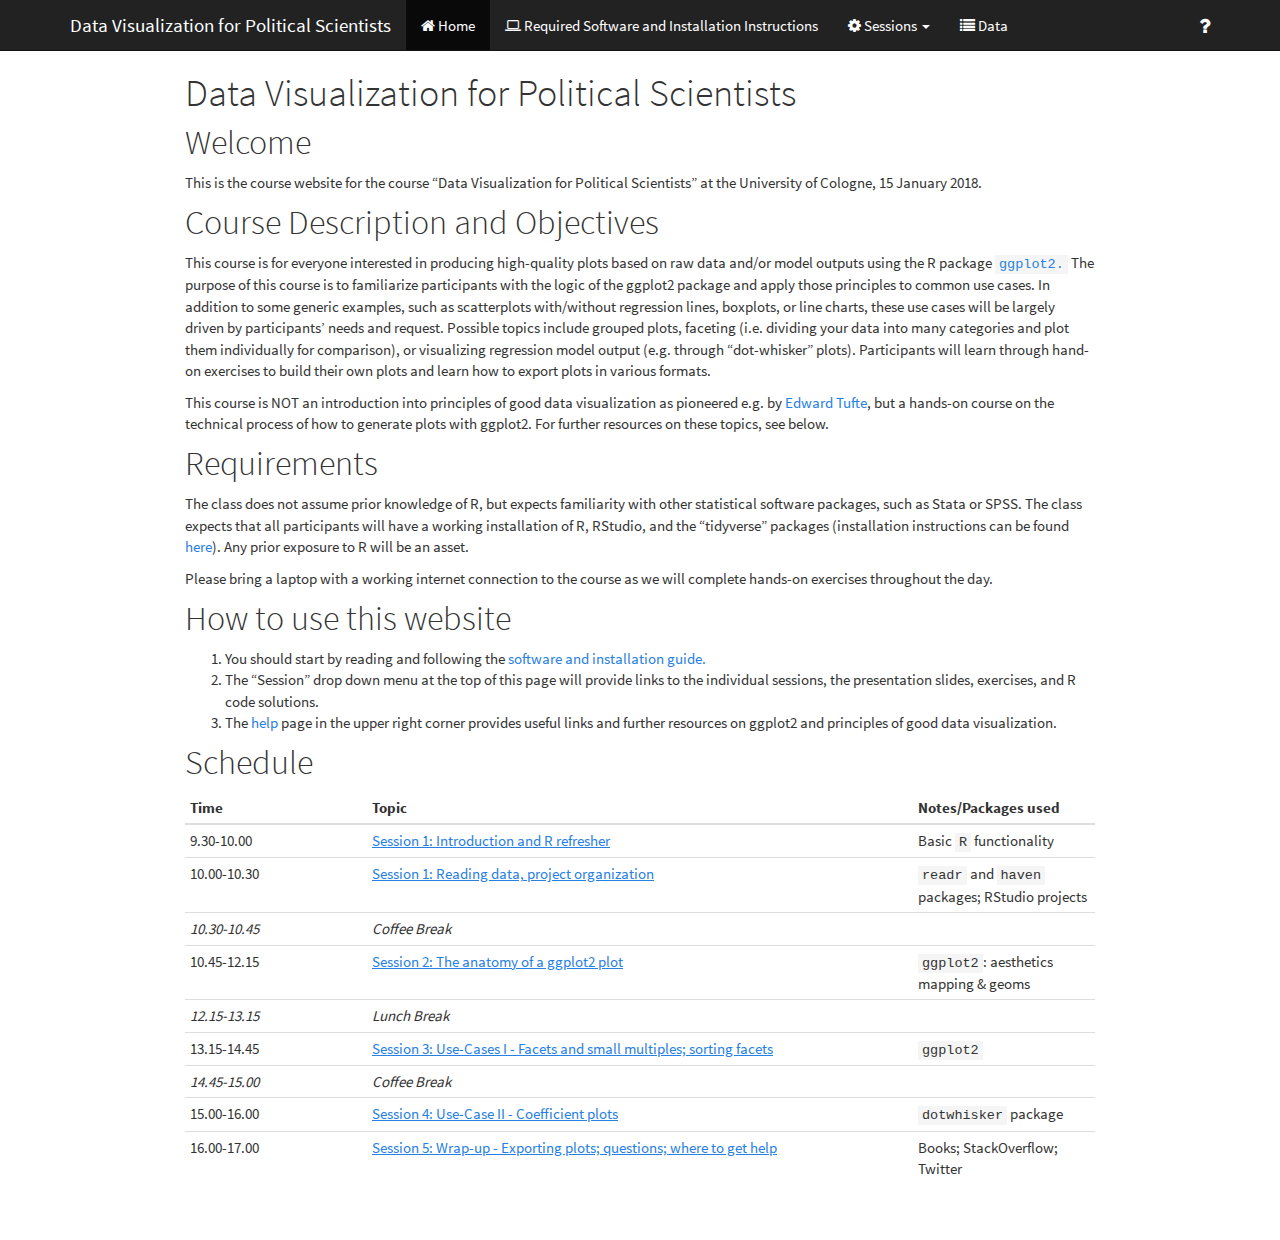
<file: index.html>
<!DOCTYPE html>

<html xmlns="http://www.w3.org/1999/xhtml">

<head>

<meta charset="utf-8" />
<meta http-equiv="Content-Type" content="text/html; charset=utf-8" />
<meta name="generator" content="pandoc" />




<title>Data Visualization for Political Scientists</title>

<script src="site_libs/jquery-1.11.3/jquery.min.js"></script>
<meta name="viewport" content="width=device-width, initial-scale=1" />
<link href="site_libs/bootstrap-3.3.5/css/cosmo.min.css" rel="stylesheet" />
<script src="site_libs/bootstrap-3.3.5/js/bootstrap.min.js"></script>
<script src="site_libs/bootstrap-3.3.5/shim/html5shiv.min.js"></script>
<script src="site_libs/bootstrap-3.3.5/shim/respond.min.js"></script>
<script src="site_libs/navigation-1.1/tabsets.js"></script>
<link href="site_libs/highlightjs-9.12.0/textmate.css" rel="stylesheet" />
<script src="site_libs/highlightjs-9.12.0/highlight.js"></script>
<link href="site_libs/font-awesome-4.5.0/css/font-awesome.min.css" rel="stylesheet" />

<style type="text/css">code{white-space: pre;}</style>
<style type="text/css">
  pre:not([class]) {
    background-color: white;
  }
</style>
<script type="text/javascript">
if (window.hljs) {
  hljs.configure({languages: []});
  hljs.initHighlightingOnLoad();
  if (document.readyState && document.readyState === "complete") {
    window.setTimeout(function() { hljs.initHighlighting(); }, 0);
  }
}
</script>



<style type="text/css">
h1 {
  font-size: 34px;
}
h1.title {
  font-size: 38px;
}
h2 {
  font-size: 30px;
}
h3 {
  font-size: 24px;
}
h4 {
  font-size: 18px;
}
h5 {
  font-size: 16px;
}
h6 {
  font-size: 12px;
}
.table th:not([align]) {
  text-align: left;
}
</style>


</head>

<body>

<style type = "text/css">
.main-container {
  max-width: 940px;
  margin-left: auto;
  margin-right: auto;
}
code {
  color: inherit;
  background-color: rgba(0, 0, 0, 0.04);
}
img {
  max-width:100%;
  height: auto;
}
.tabbed-pane {
  padding-top: 12px;
}
button.code-folding-btn:focus {
  outline: none;
}
</style>


<style type="text/css">
/* padding for bootstrap navbar */
body {
  padding-top: 51px;
  padding-bottom: 40px;
}
/* offset scroll position for anchor links (for fixed navbar)  */
.section h1 {
  padding-top: 56px;
  margin-top: -56px;
}

.section h2 {
  padding-top: 56px;
  margin-top: -56px;
}
.section h3 {
  padding-top: 56px;
  margin-top: -56px;
}
.section h4 {
  padding-top: 56px;
  margin-top: -56px;
}
.section h5 {
  padding-top: 56px;
  margin-top: -56px;
}
.section h6 {
  padding-top: 56px;
  margin-top: -56px;
}
</style>

<script>
// manage active state of menu based on current page
$(document).ready(function () {
  // active menu anchor
  href = window.location.pathname
  href = href.substr(href.lastIndexOf('/') + 1)
  if (href === "")
    href = "index.html";
  var menuAnchor = $('a[href="' + href + '"]');

  // mark it active
  menuAnchor.parent().addClass('active');

  // if it's got a parent navbar menu mark it active as well
  menuAnchor.closest('li.dropdown').addClass('active');
});
</script>


<div class="container-fluid main-container">

<!-- tabsets -->
<script>
$(document).ready(function () {
  window.buildTabsets("TOC");
});
</script>

<!-- code folding -->






<div class="navbar navbar-default  navbar-fixed-top" role="navigation">
  <div class="container">
    <div class="navbar-header">
      <button type="button" class="navbar-toggle collapsed" data-toggle="collapse" data-target="#navbar">
        <span class="icon-bar"></span>
        <span class="icon-bar"></span>
        <span class="icon-bar"></span>
      </button>
      <a class="navbar-brand" href="index.html">Data Visualization for Political Scientists</a>
    </div>
    <div id="navbar" class="navbar-collapse collapse">
      <ul class="nav navbar-nav">
        <li>
  <a href="index.html">
    <span class="fa fa-home"></span>
     
    Home
  </a>
</li>
<li>
  <a href="software.html">
    <span class="fa fa-laptop"></span>
     
    Required Software and Installation Instructions
  </a>
</li>
<li class="dropdown">
  <a href="#" class="dropdown-toggle" data-toggle="dropdown" role="button" aria-expanded="false">
    <span class="fa fa-gear"></span>
     
    Sessions
     
    <span class="caret"></span>
  </a>
  <ul class="dropdown-menu" role="menu">
    <li>
      <a href="session1.html">Session 1: Intro, R Refresher, and Code Organization</a>
    </li>
    <li>
      <a href="session2.html">Session 2: ggplot2</a>
    </li>
    <li>
      <a href="session3.html">Session 3: Facets and small multiples</a>
    </li>
    <li>
      <a href="session4.html">Session 4: Coefficient Plots</a>
    </li>
    <li>
      <a href="session5.html">Session 5: General Tips and Next Steps</a>
    </li>
  </ul>
</li>
<li>
  <a href="data.html">
    <span class="fa fa-list"></span>
     
    Data
  </a>
</li>
      </ul>
      <ul class="nav navbar-nav navbar-right">
        <li>
  <a href="help.html">
    <span class="fa fa-question fa-lg"></span>
     
  </a>
</li>
      </ul>
    </div><!--/.nav-collapse -->
  </div><!--/.container -->
</div><!--/.navbar -->

<div class="fluid-row" id="header">



<h1 class="title toc-ignore">Data Visualization for Political Scientists</h1>

</div>


<style>
th:nth-child(1){
  width:20%;
  }

th:nth-child(2){
  width:60%;
  }
  
th:nth-child(3){
  width:20%;
  }
  
</style>
<div id="welcome" class="section level1">
<h1>Welcome</h1>
<p>This is the course website for the course “Data Visualization for Political Scientists” at the University of Cologne, 15 January 2018.</p>
</div>
<div id="course-description-and-objectives" class="section level1">
<h1>Course Description and Objectives</h1>
<p>This course is for everyone interested in producing high-quality plots based on raw data and/or model outputs using the R package <a href="http://ggplot2.tidyverse.org/"><code>ggplot2.</code></a> The purpose of this course is to familiarize participants with the logic of the ggplot2 package and apply those principles to common use cases. In addition to some generic examples, such as scatterplots with/without regression lines, boxplots, or line charts, these use cases will be largely driven by participants’ needs and request. Possible topics include grouped plots, faceting (i.e. dividing your data into many categories and plot them individually for comparison), or visualizing regression model output (e.g. through “dot-whisker” plots). Participants will learn through hand-on exercises to build their own plots and learn how to export plots in various formats.</p>
<p>This course is NOT an introduction into principles of good data visualization as pioneered e.g. by <a href="https://www.edwardtufte.com/tufte/books_vdqi">Edward Tufte</a>, but a hands-on course on the technical process of how to generate plots with ggplot2. For further resources on these topics, see below.</p>
</div>
<div id="requirements" class="section level1">
<h1>Requirements</h1>
<p>The class does not assume prior knowledge of R, but expects familiarity with other statistical software packages, such as Stata or SPSS. The class expects that all participants will have a working installation of R, RStudio, and the “tidyverse” packages (installation instructions can be found <a href="software.html">here</a>). Any prior exposure to R will be an asset.</p>
<p>Please bring a laptop with a working internet connection to the course as we will complete hands-on exercises throughout the day.</p>
</div>
<div id="how-to-use-this-website" class="section level1">
<h1>How to use this website</h1>
<ol style="list-style-type: decimal">
<li>You should start by reading and following the <a href="./software.html">software and installation guide.</a></li>
<li>The “Session” drop down menu at the top of this page will provide links to the individual sessions, the presentation slides, exercises, and R code solutions.</li>
<li>The <a href="./help.html">help</a> page in the upper right corner provides useful links and further resources on ggplot2 and principles of good data visualization.</li>
</ol>
</div>
<div id="schedule" class="section level1">
<h1>Schedule</h1>
<table>
<thead>
<tr class="header">
<th>Time</th>
<th>Topic</th>
<th>Notes/Packages used</th>
</tr>
</thead>
<tbody>
<tr class="odd">
<td>9.30-10.00</td>
<td><a href="./session1.html">Session 1: Introduction and R refresher</a></td>
<td>Basic <code>R</code> functionality</td>
</tr>
<tr class="even">
<td>10.00-10.30</td>
<td><a href="./session1.html">Session 1: Reading data, project organization</a></td>
<td><code>readr</code> and <code>haven</code> packages; RStudio projects</td>
</tr>
<tr class="odd">
<td><em>10.30-10.45</em></td>
<td><em>Coffee Break</em></td>
<td></td>
</tr>
<tr class="even">
<td>10.45-12.15</td>
<td><a href="./session2.html">Session 2: The anatomy of a ggplot2 plot</a></td>
<td><code>ggplot2</code>: aesthetics mapping &amp; geoms</td>
</tr>
<tr class="odd">
<td><em>12.15-13.15</em></td>
<td><em>Lunch Break</em></td>
<td></td>
</tr>
<tr class="even">
<td>13.15-14.45</td>
<td><a href="./session3.html">Session 3: Use-Cases I - Facets and small multiples; sorting facets</a></td>
<td><code>ggplot2</code></td>
</tr>
<tr class="odd">
<td><em>14.45-15.00</em></td>
<td><em>Coffee Break</em></td>
<td></td>
</tr>
<tr class="even">
<td>15.00-16.00</td>
<td><a href="./session4.html">Session 4: Use-Case II - Coefficient plots</a></td>
<td><code>dotwhisker</code> package</td>
</tr>
<tr class="odd">
<td>16.00-17.00</td>
<td><a href="./session5.html">Session 5: Wrap-up - Exporting plots; questions; where to get help</a></td>
<td>Books; StackOverflow; Twitter</td>
</tr>
</tbody>
</table>
</div>




</div>

<script>

// add bootstrap table styles to pandoc tables
function bootstrapStylePandocTables() {
  $('tr.header').parent('thead').parent('table').addClass('table table-condensed');
}
$(document).ready(function () {
  bootstrapStylePandocTables();
});


</script>

<!-- dynamically load mathjax for compatibility with self-contained -->
<script>
  (function () {
    var script = document.createElement("script");
    script.type = "text/javascript";
    script.src  = "https://mathjax.rstudio.com/latest/MathJax.js?config=TeX-AMS-MML_HTMLorMML";
    document.getElementsByTagName("head")[0].appendChild(script);
  })();
</script>

</body>
</html>
</file>
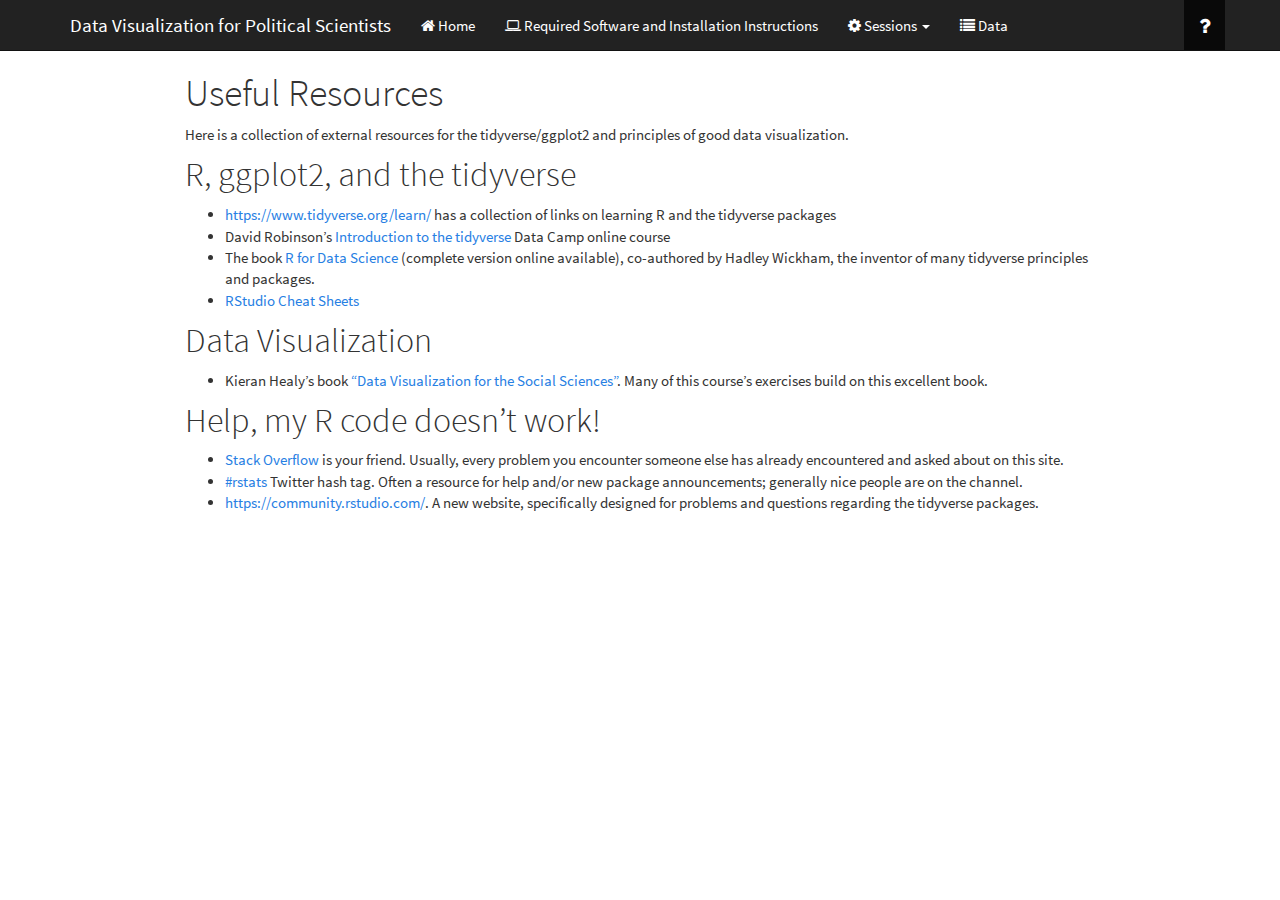
<file: help.html>
<!DOCTYPE html>

<html xmlns="http://www.w3.org/1999/xhtml">

<head>

<meta charset="utf-8" />
<meta http-equiv="Content-Type" content="text/html; charset=utf-8" />
<meta name="generator" content="pandoc" />




<title>Useful Resources</title>

<script src="site_libs/jquery-1.11.3/jquery.min.js"></script>
<meta name="viewport" content="width=device-width, initial-scale=1" />
<link href="site_libs/bootstrap-3.3.5/css/cosmo.min.css" rel="stylesheet" />
<script src="site_libs/bootstrap-3.3.5/js/bootstrap.min.js"></script>
<script src="site_libs/bootstrap-3.3.5/shim/html5shiv.min.js"></script>
<script src="site_libs/bootstrap-3.3.5/shim/respond.min.js"></script>
<script src="site_libs/navigation-1.1/tabsets.js"></script>
<link href="site_libs/highlightjs-9.12.0/textmate.css" rel="stylesheet" />
<script src="site_libs/highlightjs-9.12.0/highlight.js"></script>
<link href="site_libs/font-awesome-4.5.0/css/font-awesome.min.css" rel="stylesheet" />

<style type="text/css">code{white-space: pre;}</style>
<style type="text/css">
  pre:not([class]) {
    background-color: white;
  }
</style>
<script type="text/javascript">
if (window.hljs) {
  hljs.configure({languages: []});
  hljs.initHighlightingOnLoad();
  if (document.readyState && document.readyState === "complete") {
    window.setTimeout(function() { hljs.initHighlighting(); }, 0);
  }
}
</script>



<style type="text/css">
h1 {
  font-size: 34px;
}
h1.title {
  font-size: 38px;
}
h2 {
  font-size: 30px;
}
h3 {
  font-size: 24px;
}
h4 {
  font-size: 18px;
}
h5 {
  font-size: 16px;
}
h6 {
  font-size: 12px;
}
.table th:not([align]) {
  text-align: left;
}
</style>


</head>

<body>

<style type = "text/css">
.main-container {
  max-width: 940px;
  margin-left: auto;
  margin-right: auto;
}
code {
  color: inherit;
  background-color: rgba(0, 0, 0, 0.04);
}
img {
  max-width:100%;
  height: auto;
}
.tabbed-pane {
  padding-top: 12px;
}
button.code-folding-btn:focus {
  outline: none;
}
</style>


<style type="text/css">
/* padding for bootstrap navbar */
body {
  padding-top: 51px;
  padding-bottom: 40px;
}
/* offset scroll position for anchor links (for fixed navbar)  */
.section h1 {
  padding-top: 56px;
  margin-top: -56px;
}

.section h2 {
  padding-top: 56px;
  margin-top: -56px;
}
.section h3 {
  padding-top: 56px;
  margin-top: -56px;
}
.section h4 {
  padding-top: 56px;
  margin-top: -56px;
}
.section h5 {
  padding-top: 56px;
  margin-top: -56px;
}
.section h6 {
  padding-top: 56px;
  margin-top: -56px;
}
</style>

<script>
// manage active state of menu based on current page
$(document).ready(function () {
  // active menu anchor
  href = window.location.pathname
  href = href.substr(href.lastIndexOf('/') + 1)
  if (href === "")
    href = "index.html";
  var menuAnchor = $('a[href="' + href + '"]');

  // mark it active
  menuAnchor.parent().addClass('active');

  // if it's got a parent navbar menu mark it active as well
  menuAnchor.closest('li.dropdown').addClass('active');
});
</script>


<div class="container-fluid main-container">

<!-- tabsets -->
<script>
$(document).ready(function () {
  window.buildTabsets("TOC");
});
</script>

<!-- code folding -->






<div class="navbar navbar-default  navbar-fixed-top" role="navigation">
  <div class="container">
    <div class="navbar-header">
      <button type="button" class="navbar-toggle collapsed" data-toggle="collapse" data-target="#navbar">
        <span class="icon-bar"></span>
        <span class="icon-bar"></span>
        <span class="icon-bar"></span>
      </button>
      <a class="navbar-brand" href="index.html">Data Visualization for Political Scientists</a>
    </div>
    <div id="navbar" class="navbar-collapse collapse">
      <ul class="nav navbar-nav">
        <li>
  <a href="index.html">
    <span class="fa fa-home"></span>
     
    Home
  </a>
</li>
<li>
  <a href="software.html">
    <span class="fa fa-laptop"></span>
     
    Required Software and Installation Instructions
  </a>
</li>
<li class="dropdown">
  <a href="#" class="dropdown-toggle" data-toggle="dropdown" role="button" aria-expanded="false">
    <span class="fa fa-gear"></span>
     
    Sessions
     
    <span class="caret"></span>
  </a>
  <ul class="dropdown-menu" role="menu">
    <li>
      <a href="session1.html">Session 1: Intro, R Refresher, and Code Organization</a>
    </li>
    <li>
      <a href="session2.html">Session 2: ggplot2</a>
    </li>
    <li>
      <a href="session3.html">Session 3: Facets and small multiples</a>
    </li>
    <li>
      <a href="session4.html">Session 4: Coefficient Plots</a>
    </li>
    <li>
      <a href="session5.html">Session 5: General Tips and Next Steps</a>
    </li>
  </ul>
</li>
<li>
  <a href="data.html">
    <span class="fa fa-list"></span>
     
    Data
  </a>
</li>
      </ul>
      <ul class="nav navbar-nav navbar-right">
        <li>
  <a href="help.html">
    <span class="fa fa-question fa-lg"></span>
     
  </a>
</li>
      </ul>
    </div><!--/.nav-collapse -->
  </div><!--/.container -->
</div><!--/.navbar -->

<div class="fluid-row" id="header">



<h1 class="title toc-ignore">Useful Resources</h1>

</div>


<p>Here is a collection of external resources for the tidyverse/ggplot2 and principles of good data visualization.</p>
<div id="r-ggplot2-and-the-tidyverse" class="section level1">
<h1>R, ggplot2, and the tidyverse</h1>
<ul>
<li><a href="https://www.tidyverse.org/learn/" class="uri">https://www.tidyverse.org/learn/</a> has a collection of links on learning R and the tidyverse packages</li>
<li>David Robinson’s <a href="https://www.datacamp.com/courses/introduction-to-the-tidyverse">Introduction to the tidyverse</a> Data Camp online course</li>
<li>The book <a href="http://r4ds.had.co.nz/">R for Data Science</a> (complete version online available), co-authored by Hadley Wickham, the inventor of many tidyverse principles and packages.</li>
<li><a href="https://www.rstudio.com/resources/cheatsheets/">RStudio Cheat Sheets</a></li>
</ul>
</div>
<div id="data-visualization" class="section level1">
<h1>Data Visualization</h1>
<ul>
<li>Kieran Healy’s book <a href="http://socviz.co/">“Data Visualization for the Social Sciences”</a>. Many of this course’s exercises build on this excellent book.</li>
</ul>
</div>
<div id="help-my-r-code-doesnt-work" class="section level1">
<h1>Help, my R code doesn’t work!</h1>
<ul>
<li><a href="https://stackoverflow.com/questions/tagged/r">Stack Overflow</a> is your friend. Usually, every problem you encounter someone else has already encountered and asked about on this site.</li>
<li><a href="https://twitter.com/search?q=rstats">#rstats</a> Twitter hash tag. Often a resource for help and/or new package announcements; generally nice people are on the channel.</li>
<li><a href="https://community.rstudio.com/" class="uri">https://community.rstudio.com/</a>. A new website, specifically designed for problems and questions regarding the tidyverse packages.</li>
</ul>
</div>




</div>

<script>

// add bootstrap table styles to pandoc tables
function bootstrapStylePandocTables() {
  $('tr.header').parent('thead').parent('table').addClass('table table-condensed');
}
$(document).ready(function () {
  bootstrapStylePandocTables();
});


</script>

<!-- dynamically load mathjax for compatibility with self-contained -->
<script>
  (function () {
    var script = document.createElement("script");
    script.type = "text/javascript";
    script.src  = "https://mathjax.rstudio.com/latest/MathJax.js?config=TeX-AMS-MML_HTMLorMML";
    document.getElementsByTagName("head")[0].appendChild(script);
  })();
</script>

</body>
</html>
</file>
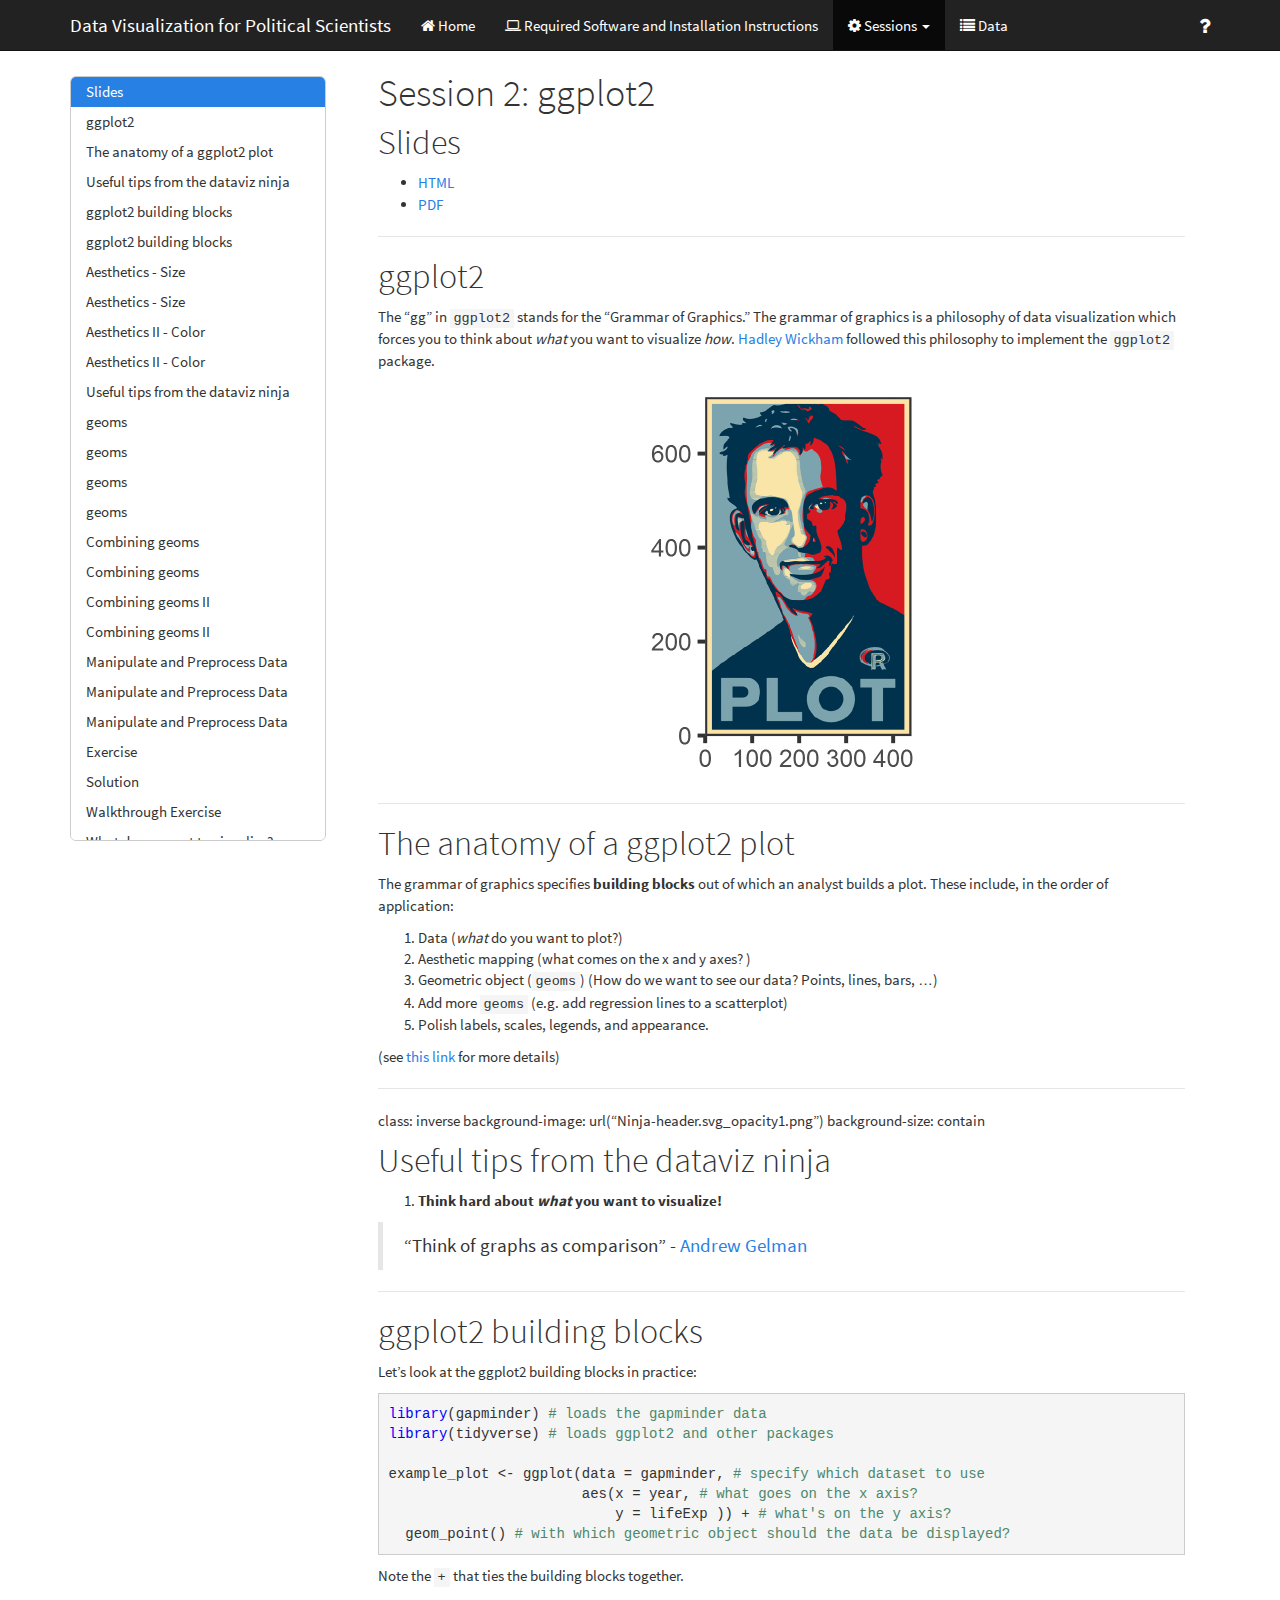
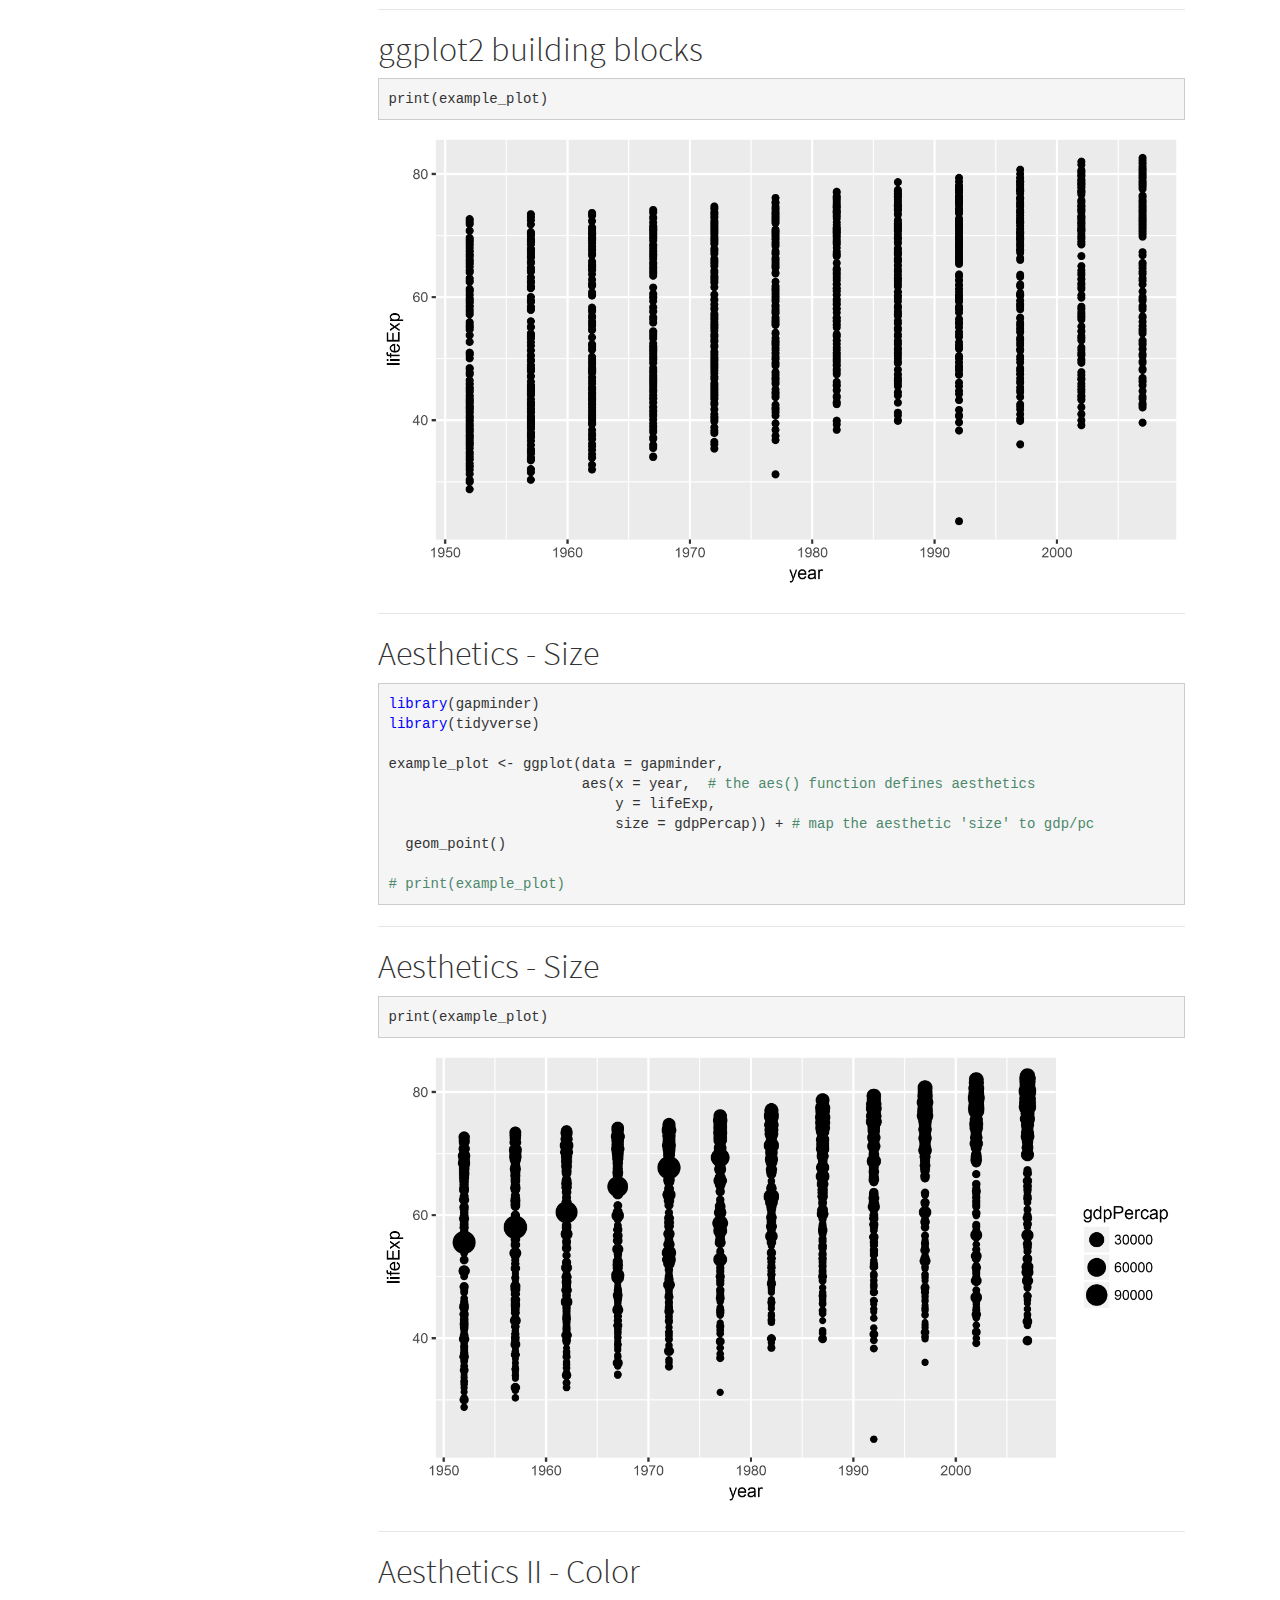
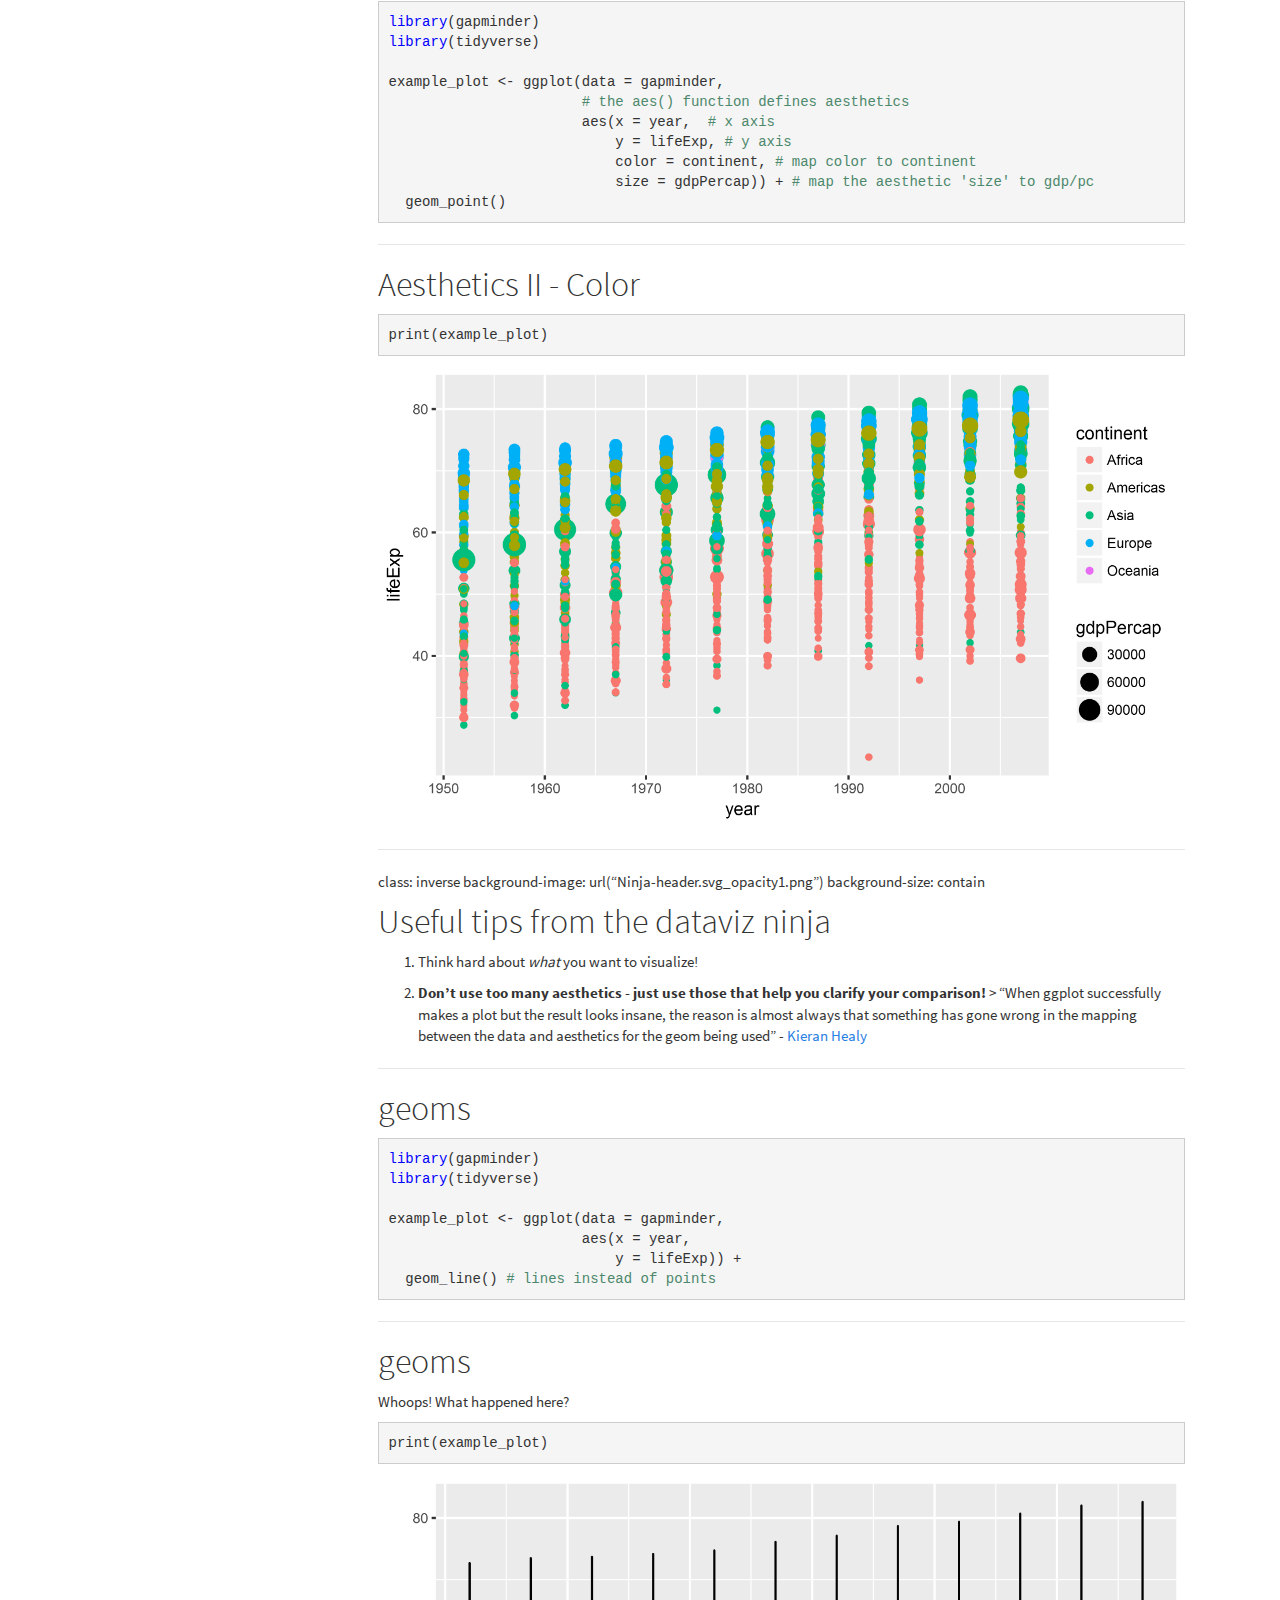
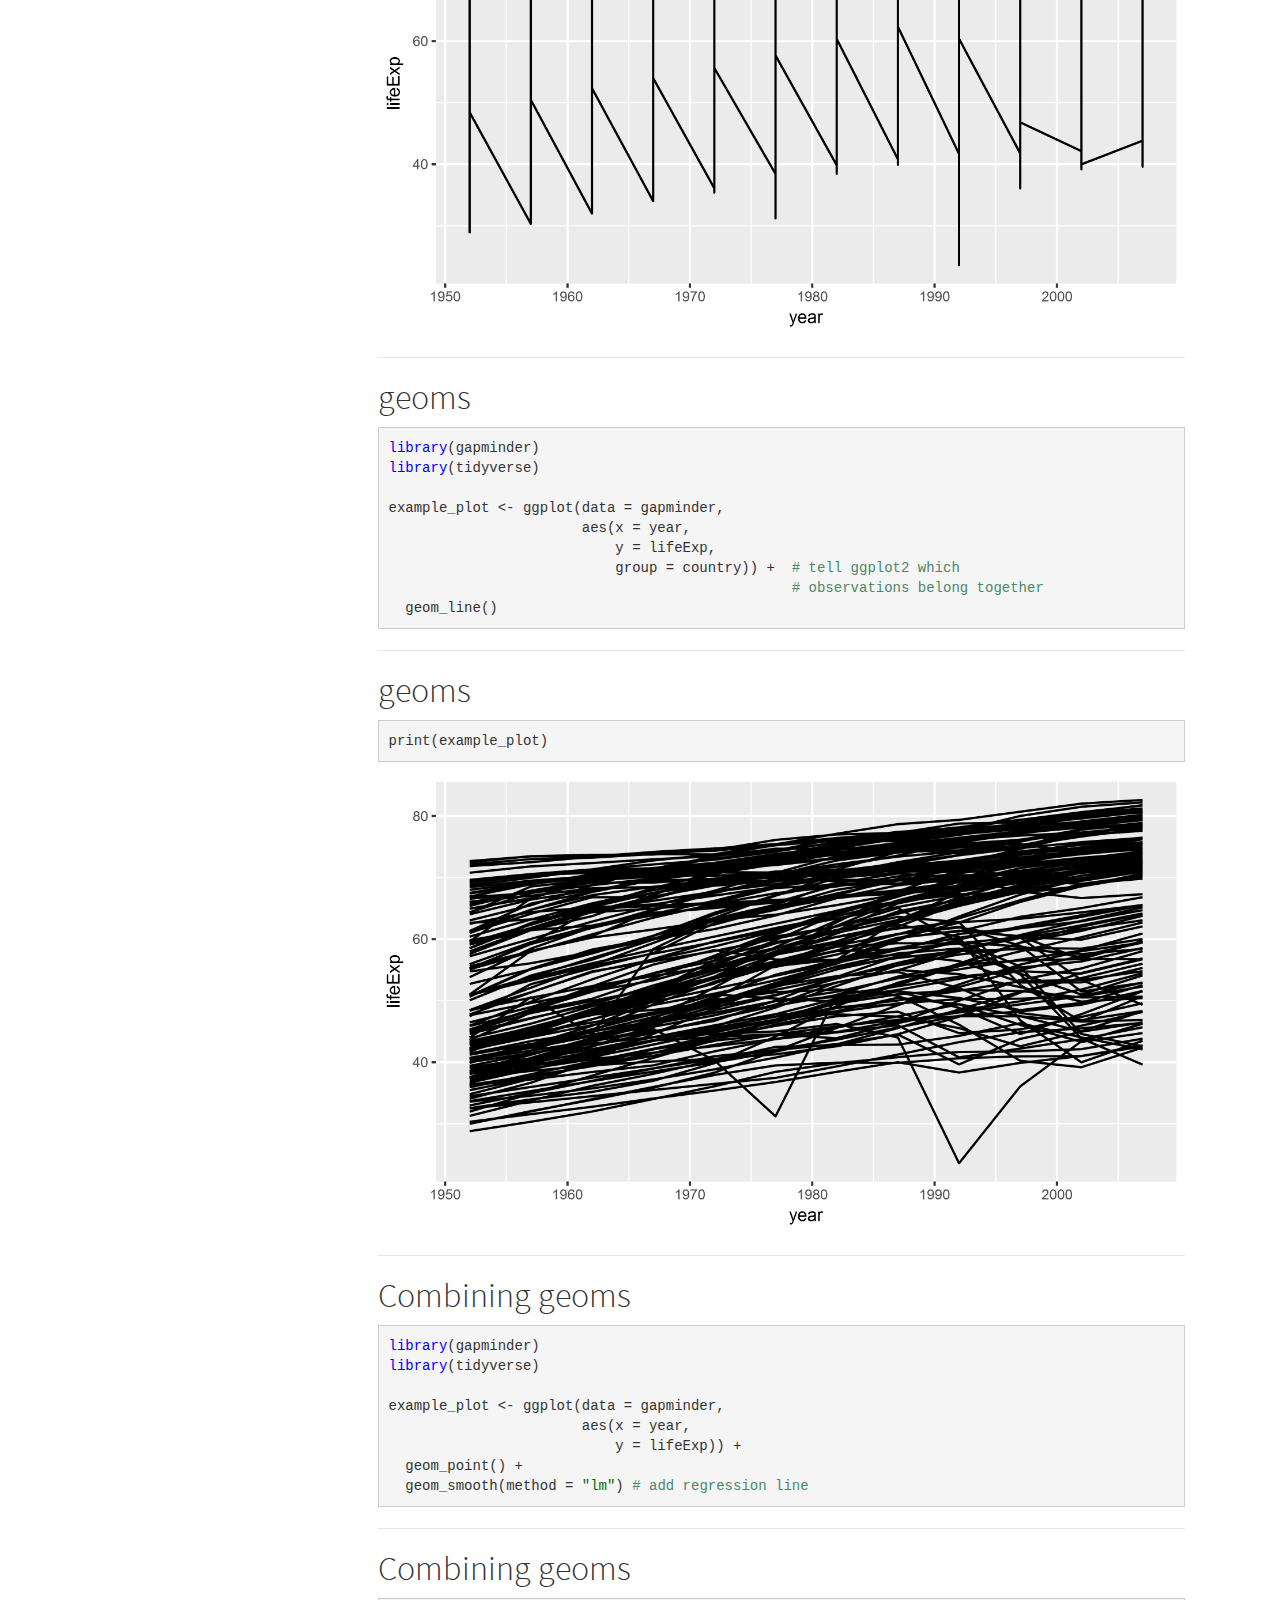
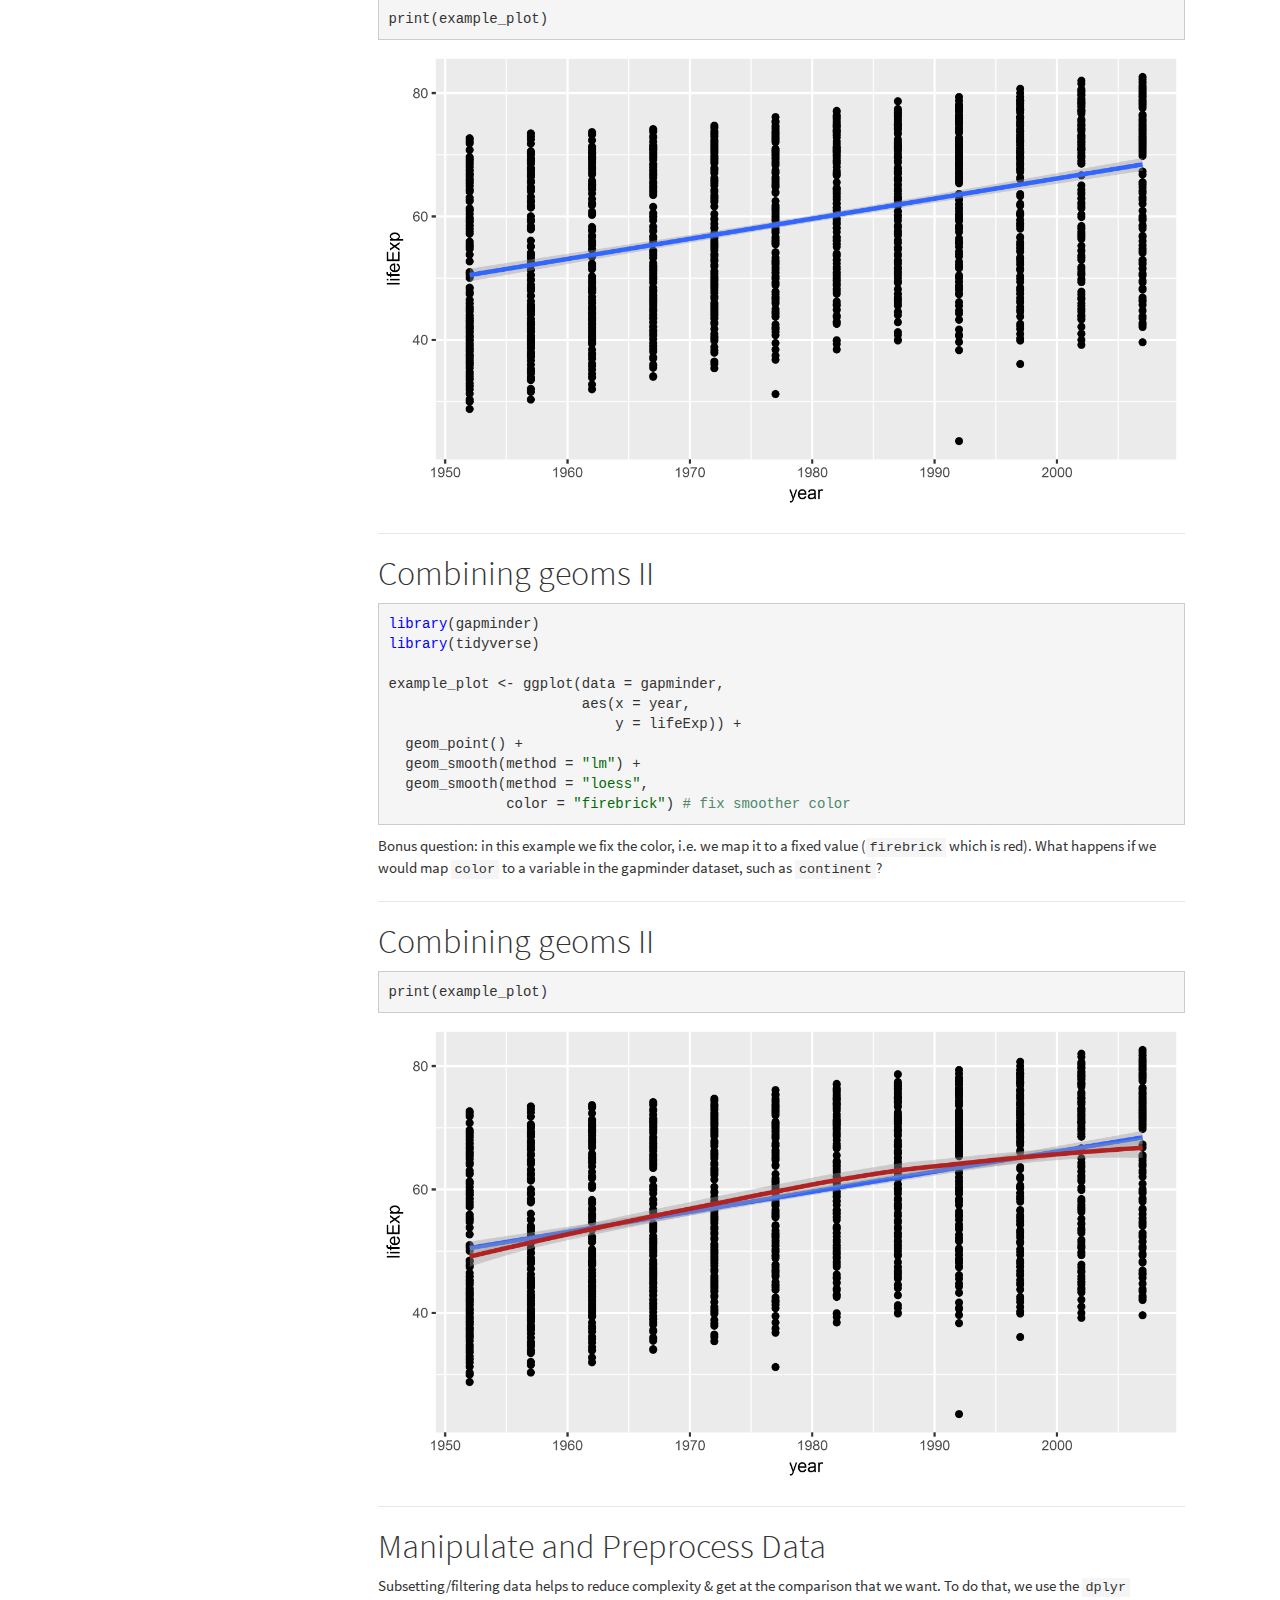
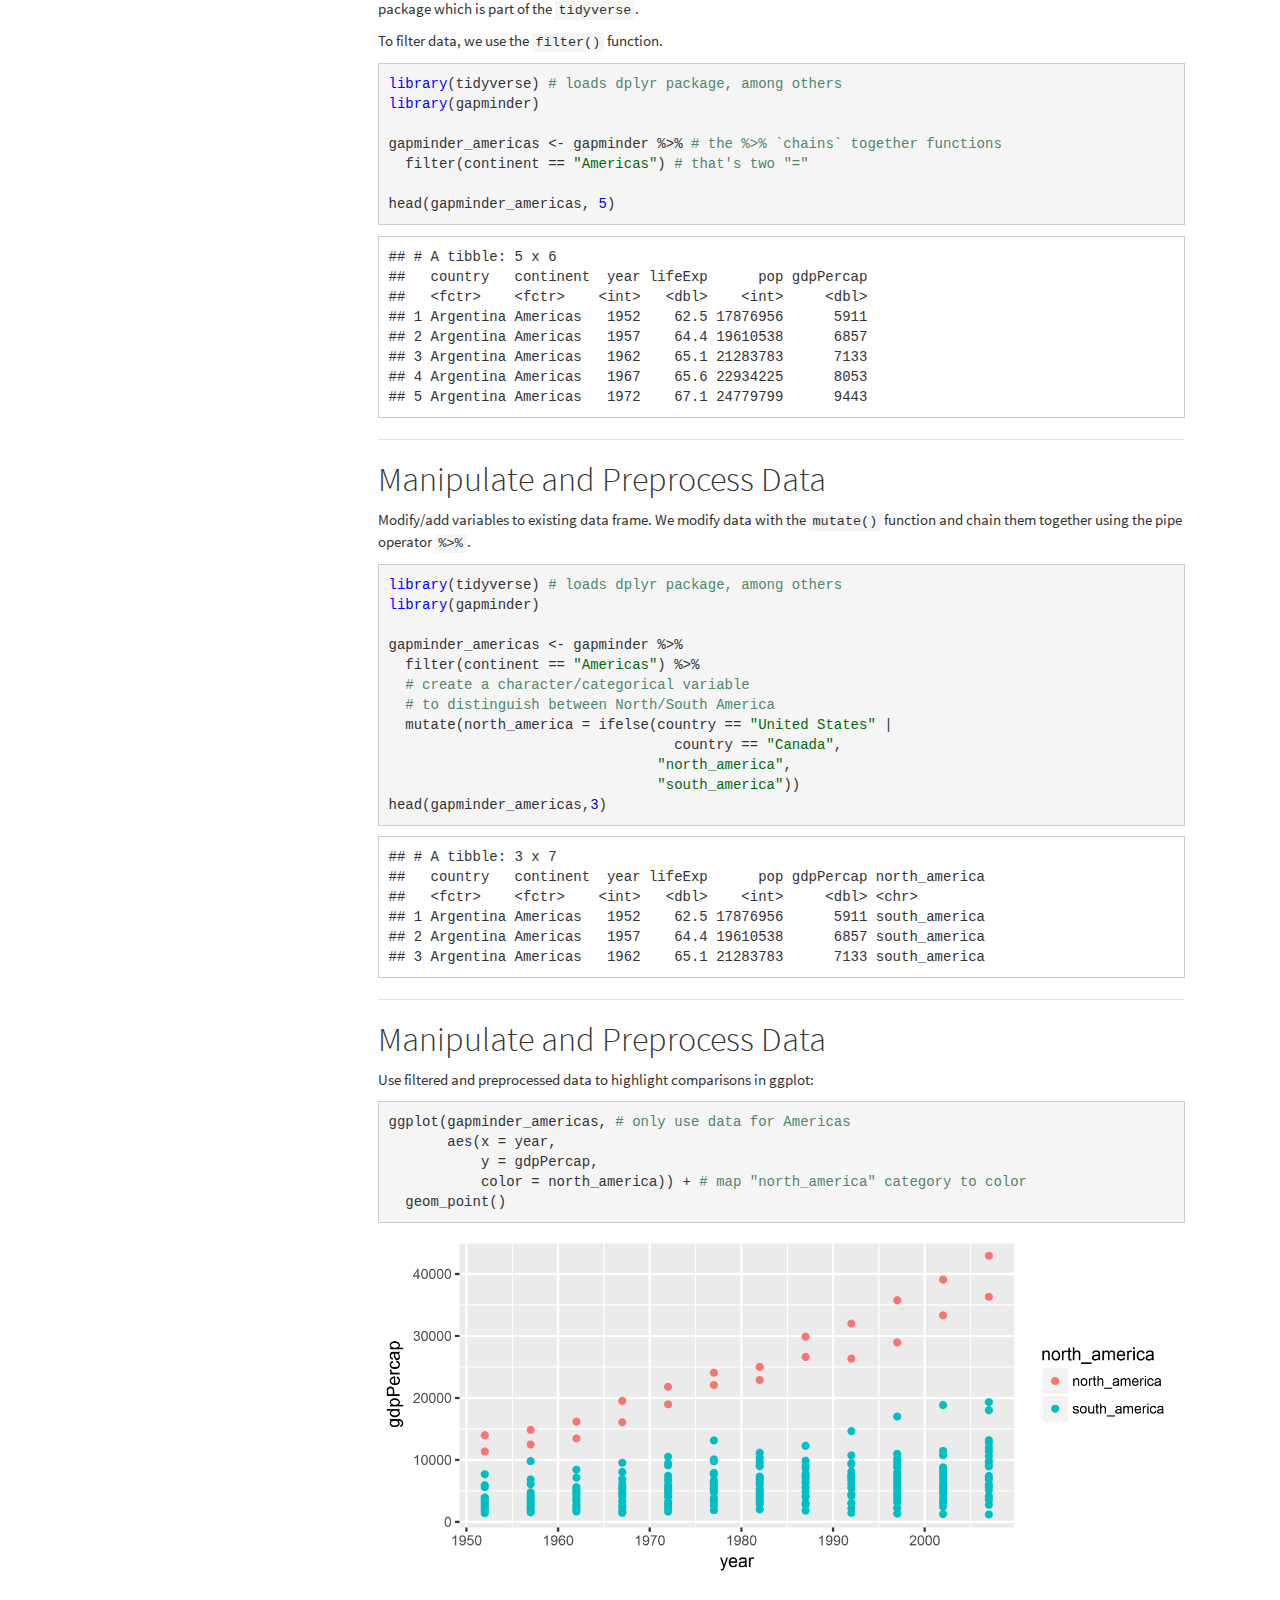
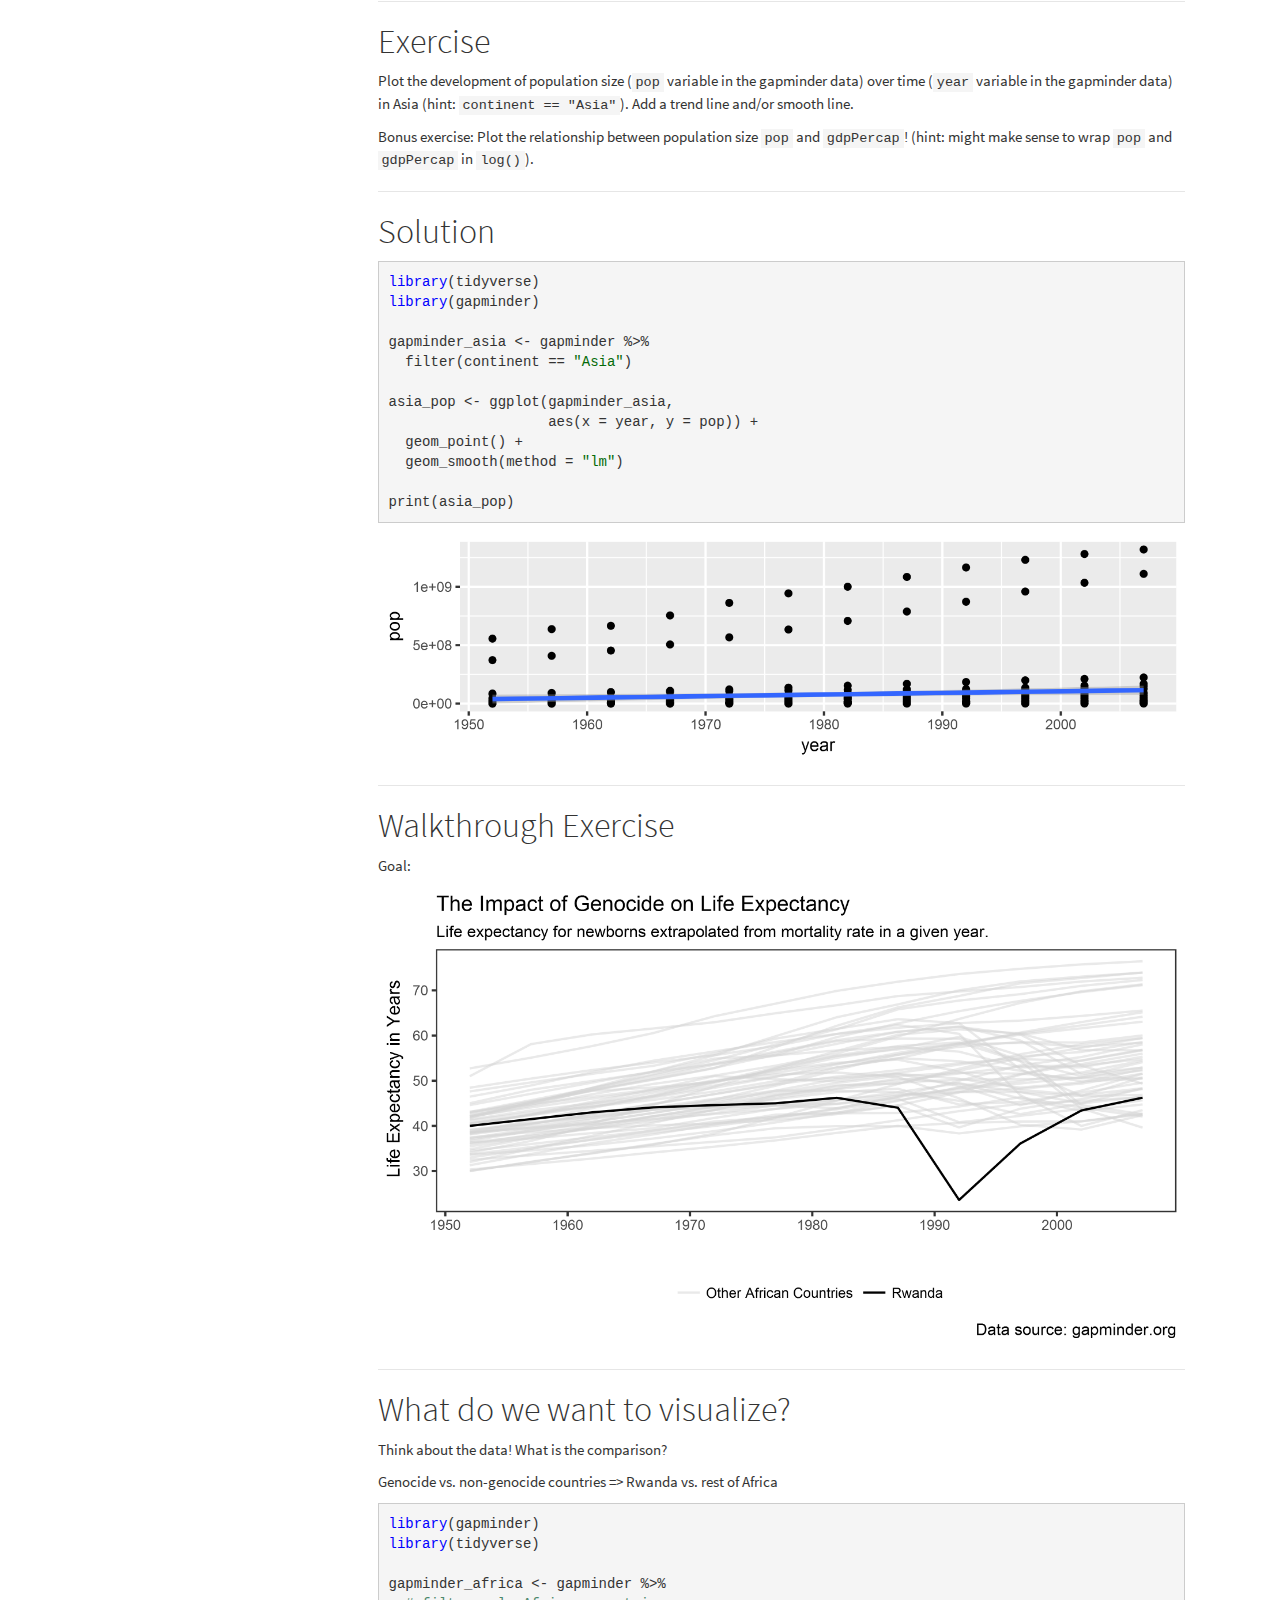
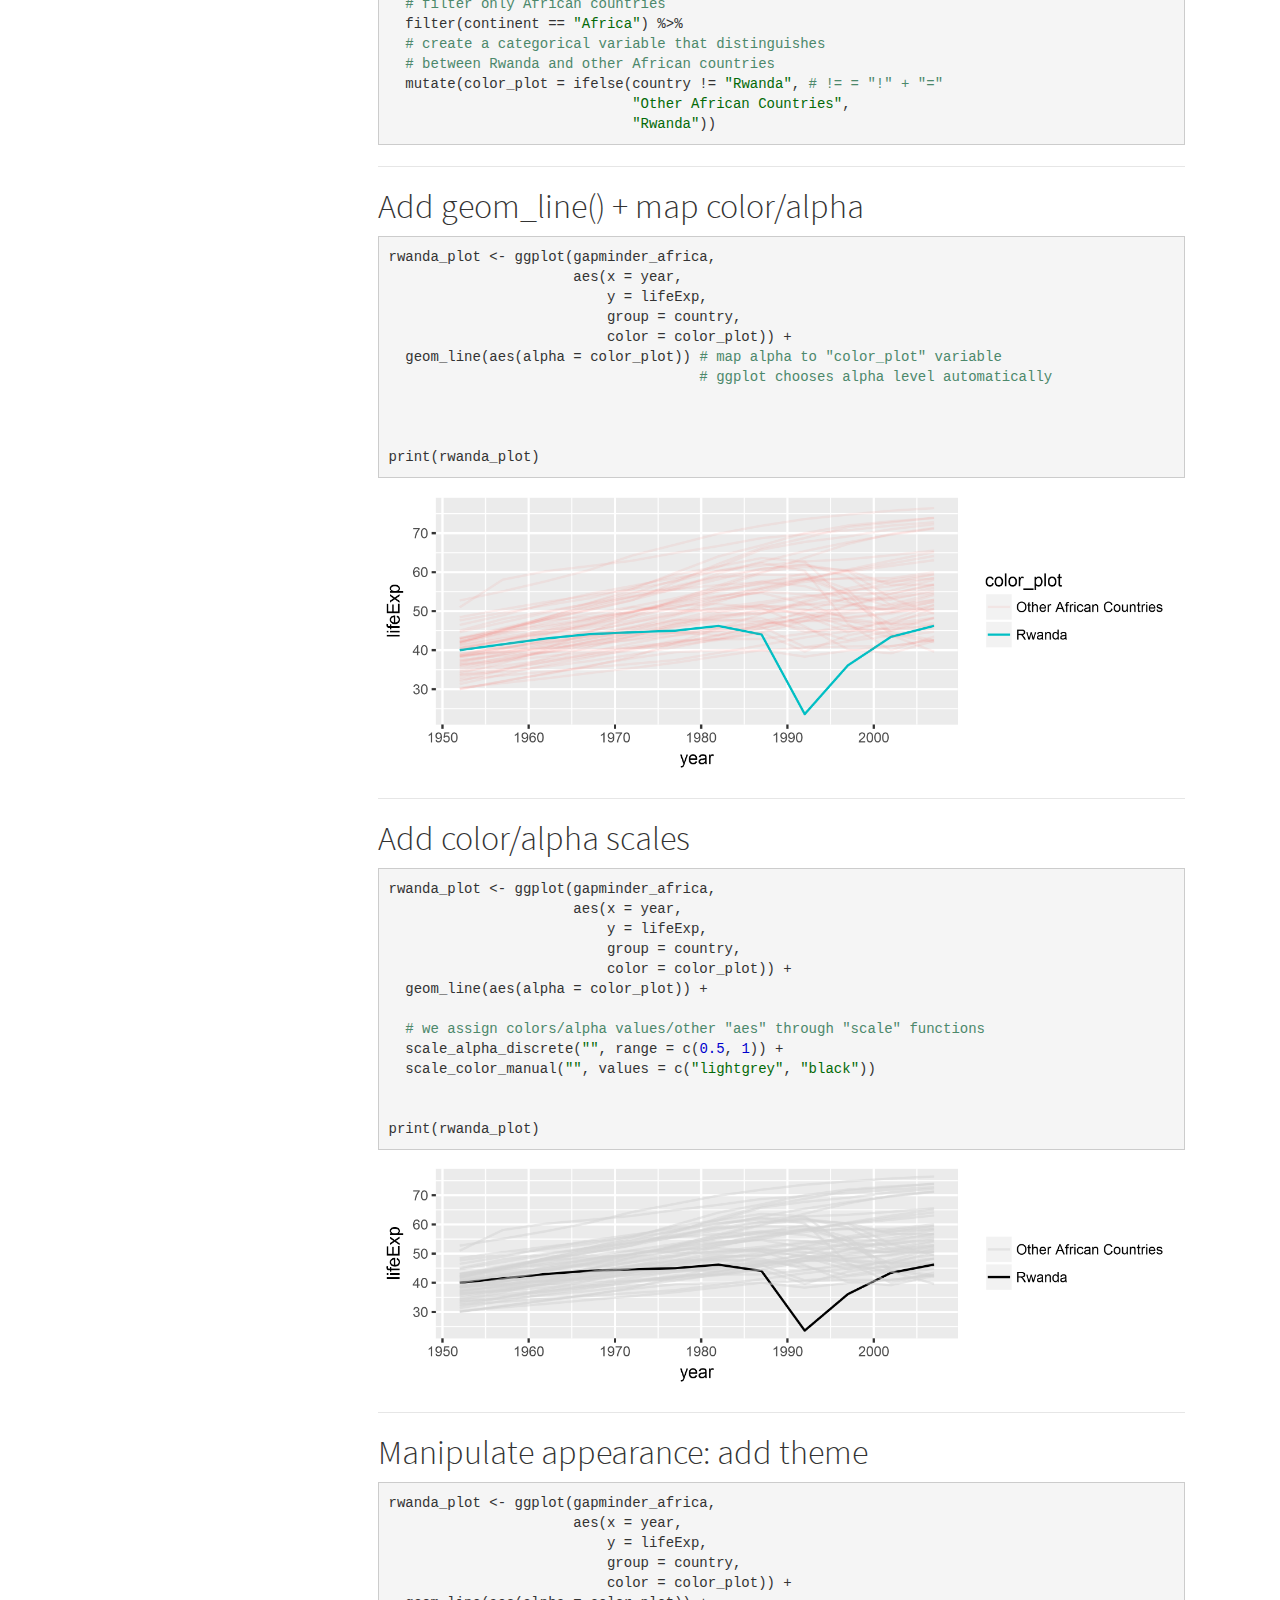
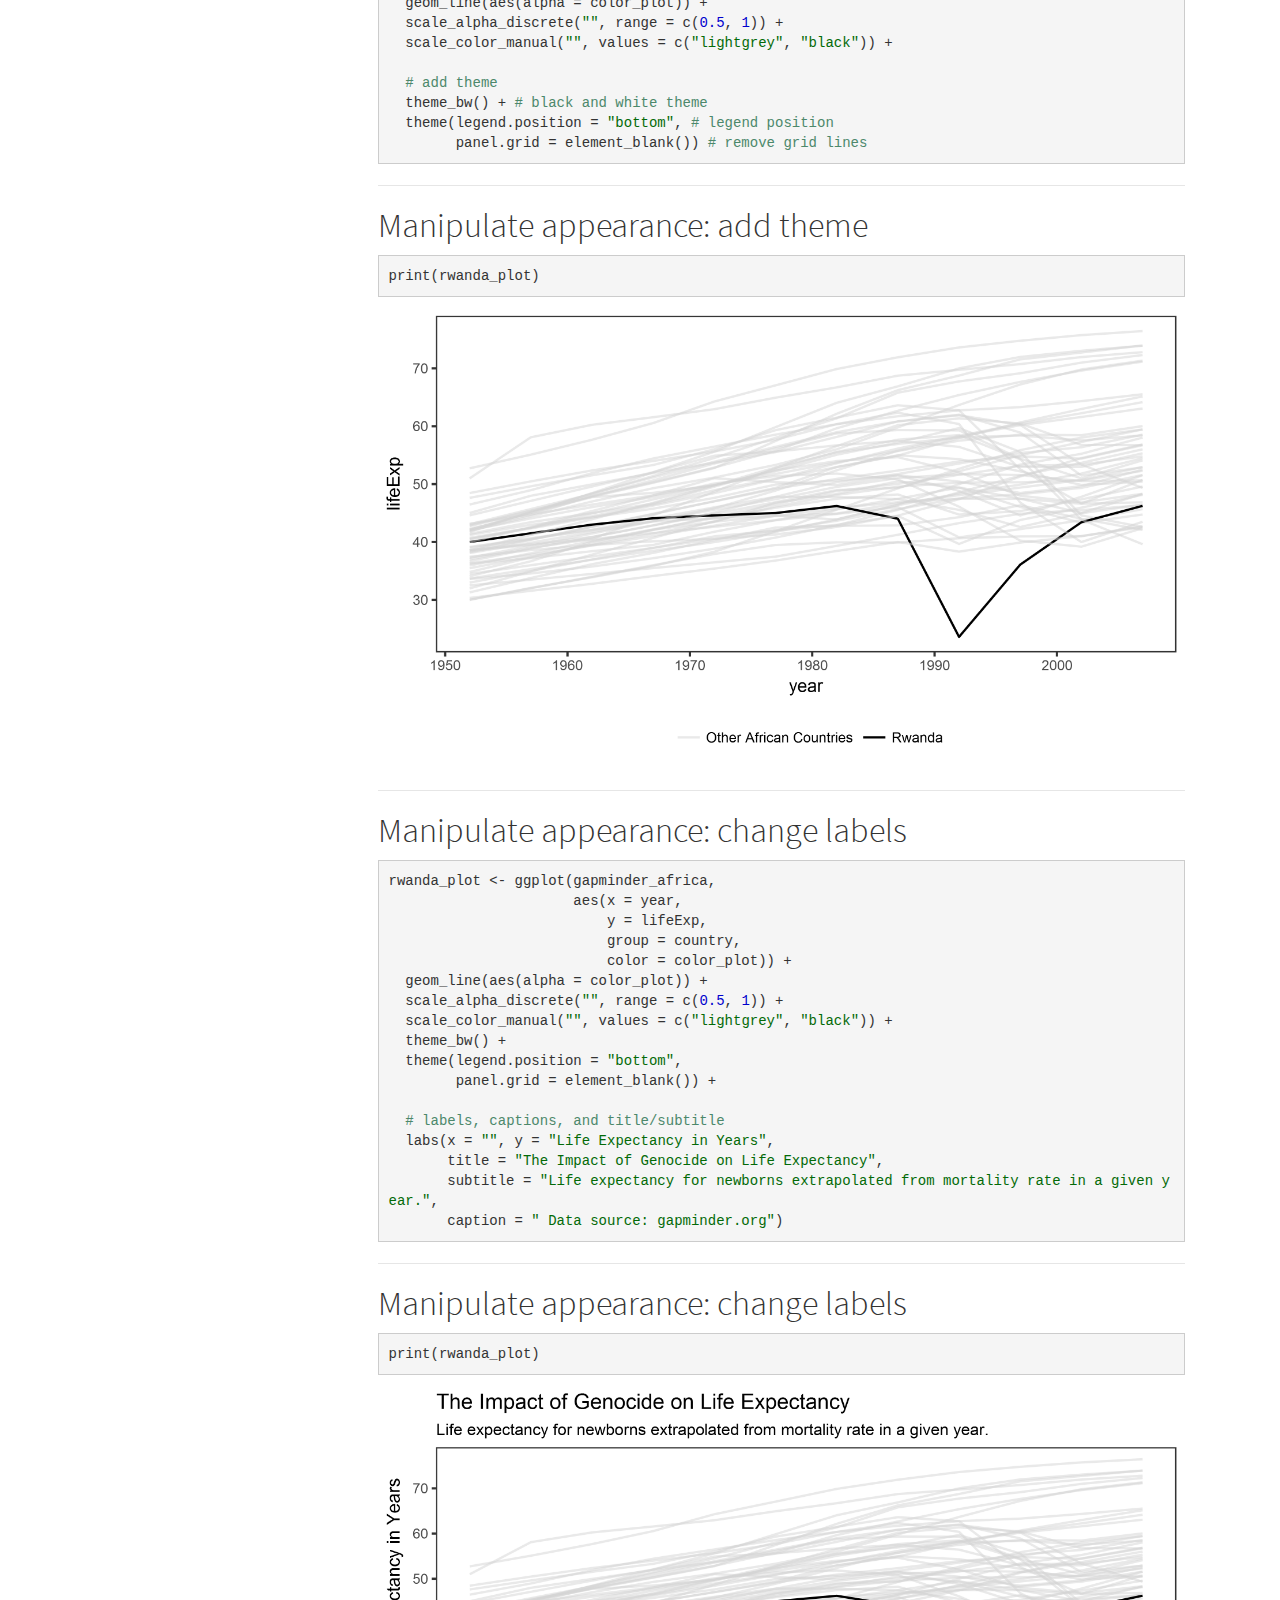
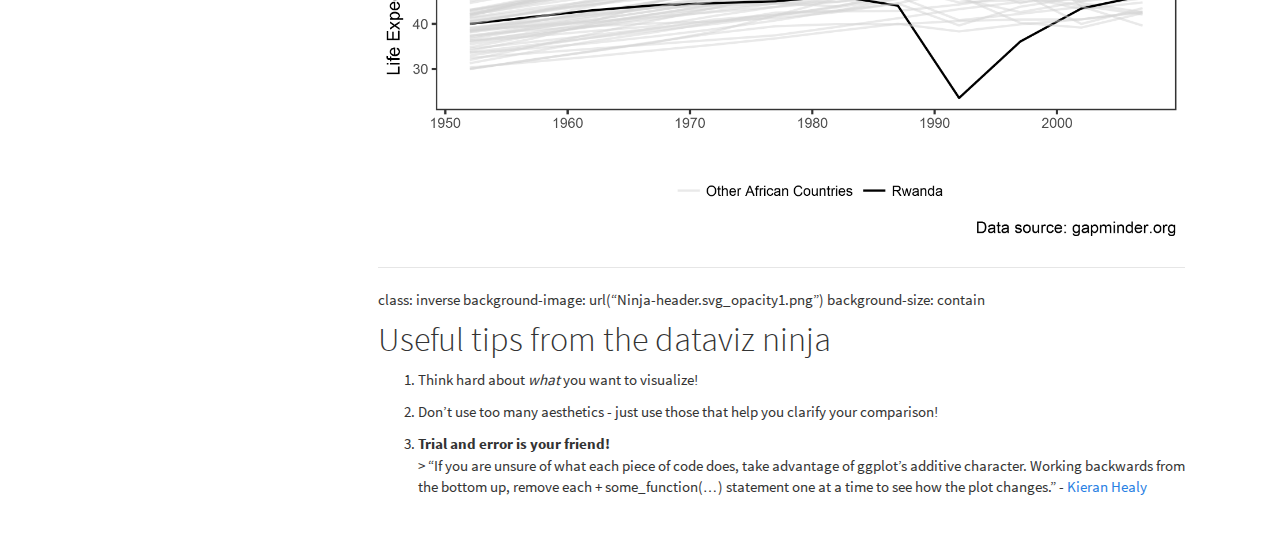
<file: session2.html>
<!DOCTYPE html>

<html xmlns="http://www.w3.org/1999/xhtml">

<head>

<meta charset="utf-8" />
<meta http-equiv="Content-Type" content="text/html; charset=utf-8" />
<meta name="generator" content="pandoc" />




<title>Session 2: ggplot2</title>

<script src="site_libs/jquery-1.11.3/jquery.min.js"></script>
<meta name="viewport" content="width=device-width, initial-scale=1" />
<link href="site_libs/bootstrap-3.3.5/css/cosmo.min.css" rel="stylesheet" />
<script src="site_libs/bootstrap-3.3.5/js/bootstrap.min.js"></script>
<script src="site_libs/bootstrap-3.3.5/shim/html5shiv.min.js"></script>
<script src="site_libs/bootstrap-3.3.5/shim/respond.min.js"></script>
<script src="site_libs/jqueryui-1.11.4/jquery-ui.min.js"></script>
<link href="site_libs/tocify-1.9.1/jquery.tocify.css" rel="stylesheet" />
<script src="site_libs/tocify-1.9.1/jquery.tocify.js"></script>
<script src="site_libs/navigation-1.1/tabsets.js"></script>
<link href="site_libs/highlightjs-9.12.0/textmate.css" rel="stylesheet" />
<script src="site_libs/highlightjs-9.12.0/highlight.js"></script>
<link href="site_libs/font-awesome-4.5.0/css/font-awesome.min.css" rel="stylesheet" />

<style type="text/css">code{white-space: pre;}</style>
<style type="text/css">
  pre:not([class]) {
    background-color: white;
  }
</style>
<script type="text/javascript">
if (window.hljs) {
  hljs.configure({languages: []});
  hljs.initHighlightingOnLoad();
  if (document.readyState && document.readyState === "complete") {
    window.setTimeout(function() { hljs.initHighlighting(); }, 0);
  }
}
</script>



<style type="text/css">
h1 {
  font-size: 34px;
}
h1.title {
  font-size: 38px;
}
h2 {
  font-size: 30px;
}
h3 {
  font-size: 24px;
}
h4 {
  font-size: 18px;
}
h5 {
  font-size: 16px;
}
h6 {
  font-size: 12px;
}
.table th:not([align]) {
  text-align: left;
}
</style>


</head>

<body>

<style type = "text/css">
.main-container {
  max-width: 940px;
  margin-left: auto;
  margin-right: auto;
}
code {
  color: inherit;
  background-color: rgba(0, 0, 0, 0.04);
}
img {
  max-width:100%;
  height: auto;
}
.tabbed-pane {
  padding-top: 12px;
}
button.code-folding-btn:focus {
  outline: none;
}
</style>


<style type="text/css">
/* padding for bootstrap navbar */
body {
  padding-top: 51px;
  padding-bottom: 40px;
}
/* offset scroll position for anchor links (for fixed navbar)  */
.section h1 {
  padding-top: 56px;
  margin-top: -56px;
}

.section h2 {
  padding-top: 56px;
  margin-top: -56px;
}
.section h3 {
  padding-top: 56px;
  margin-top: -56px;
}
.section h4 {
  padding-top: 56px;
  margin-top: -56px;
}
.section h5 {
  padding-top: 56px;
  margin-top: -56px;
}
.section h6 {
  padding-top: 56px;
  margin-top: -56px;
}
</style>

<script>
// manage active state of menu based on current page
$(document).ready(function () {
  // active menu anchor
  href = window.location.pathname
  href = href.substr(href.lastIndexOf('/') + 1)
  if (href === "")
    href = "index.html";
  var menuAnchor = $('a[href="' + href + '"]');

  // mark it active
  menuAnchor.parent().addClass('active');

  // if it's got a parent navbar menu mark it active as well
  menuAnchor.closest('li.dropdown').addClass('active');
});
</script>


<div class="container-fluid main-container">

<!-- tabsets -->
<script>
$(document).ready(function () {
  window.buildTabsets("TOC");
});
</script>

<!-- code folding -->




<script>
$(document).ready(function ()  {

    // move toc-ignore selectors from section div to header
    $('div.section.toc-ignore')
        .removeClass('toc-ignore')
        .children('h1,h2,h3,h4,h5').addClass('toc-ignore');

    // establish options
    var options = {
      selectors: "h1,h2,h3,h4",
      theme: "bootstrap3",
      context: '.toc-content',
      hashGenerator: function (text) {
        return text.replace(/[.\\/?&!#<>]/g, '').replace(/\s/g, '_').toLowerCase();
      },
      ignoreSelector: ".toc-ignore",
      scrollTo: 0
    };
    options.showAndHide = true;
    options.smoothScroll = true;

    // tocify
    var toc = $("#TOC").tocify(options).data("toc-tocify");
});
</script>

<style type="text/css">

#TOC {
  margin: 25px 0px 20px 0px;
}
@media (max-width: 768px) {
#TOC {
  position: relative;
  width: 100%;
}
}


.toc-content {
  padding-left: 30px;
  padding-right: 40px;
}

div.main-container {
  max-width: 1200px;
}

div.tocify {
  width: 20%;
  max-width: 260px;
  max-height: 85%;
}

@media (min-width: 768px) and (max-width: 991px) {
  div.tocify {
    width: 25%;
  }
}

@media (max-width: 767px) {
  div.tocify {
    width: 100%;
    max-width: none;
  }
}

.tocify ul, .tocify li {
  line-height: 20px;
}

.tocify-subheader .tocify-item {
  font-size: 0.90em;
  padding-left: 25px;
  text-indent: 0;
}

.tocify .list-group-item {
  border-radius: 0px;
}


</style>

<!-- setup 3col/9col grid for toc_float and main content  -->
<div class="row-fluid">
<div class="col-xs-12 col-sm-4 col-md-3">
<div id="TOC" class="tocify">
</div>
</div>

<div class="toc-content col-xs-12 col-sm-8 col-md-9">




<div class="navbar navbar-default  navbar-fixed-top" role="navigation">
  <div class="container">
    <div class="navbar-header">
      <button type="button" class="navbar-toggle collapsed" data-toggle="collapse" data-target="#navbar">
        <span class="icon-bar"></span>
        <span class="icon-bar"></span>
        <span class="icon-bar"></span>
      </button>
      <a class="navbar-brand" href="index.html">Data Visualization for Political Scientists</a>
    </div>
    <div id="navbar" class="navbar-collapse collapse">
      <ul class="nav navbar-nav">
        <li>
  <a href="index.html">
    <span class="fa fa-home"></span>
     
    Home
  </a>
</li>
<li>
  <a href="software.html">
    <span class="fa fa-laptop"></span>
     
    Required Software and Installation Instructions
  </a>
</li>
<li class="dropdown">
  <a href="#" class="dropdown-toggle" data-toggle="dropdown" role="button" aria-expanded="false">
    <span class="fa fa-gear"></span>
     
    Sessions
     
    <span class="caret"></span>
  </a>
  <ul class="dropdown-menu" role="menu">
    <li>
      <a href="session1.html">Session 1: Intro, R Refresher, and Code Organization</a>
    </li>
    <li>
      <a href="session2.html">Session 2: ggplot2</a>
    </li>
    <li>
      <a href="session3.html">Session 3: Facets and small multiples</a>
    </li>
    <li>
      <a href="session4.html">Session 4: Coefficient Plots</a>
    </li>
    <li>
      <a href="session5.html">Session 5: General Tips and Next Steps</a>
    </li>
  </ul>
</li>
<li>
  <a href="data.html">
    <span class="fa fa-list"></span>
     
    Data
  </a>
</li>
      </ul>
      <ul class="nav navbar-nav navbar-right">
        <li>
  <a href="help.html">
    <span class="fa fa-question fa-lg"></span>
     
  </a>
</li>
      </ul>
    </div><!--/.nav-collapse -->
  </div><!--/.container -->
</div><!--/.navbar -->

<div class="fluid-row" id="header">



<h1 class="title toc-ignore">Session 2: ggplot2</h1>

</div>


<div id="slides" class="section level1">
<h1>Slides</h1>
<ul>
<li><a href="./slides/session2_ggplot2.html">HTML</a></li>
<li><a href="./slides/session2.pdf">PDF</a></li>
</ul>
<hr />
</div>
<div id="ggplot2" class="section level1">
<h1>ggplot2</h1>
<p>The “gg” in <code>ggplot2</code> stands for the “Grammar of Graphics.” The grammar of graphics is a philosophy of data visualization which forces you to think about <em>what</em> you want to visualize <em>how</em>. <a href="http://hadley.nz/">Hadley Wickham</a> followed this philosophy to implement the <code>ggplot2</code> package.</p>
<p><img src="session2_files/figure-html/unnamed-chunk-2-1.png" width="400" style="display: block; margin: auto;" /></p>
<hr />
</div>
<div id="the-anatomy-of-a-ggplot2-plot" class="section level1">
<h1>The anatomy of a ggplot2 plot</h1>
<p>The grammar of graphics specifies <strong>building blocks</strong> out of which an analyst builds a plot. These include, in the order of application:</p>
<ol style="list-style-type: decimal">
<li>Data (<em>what</em> do you want to plot?)</li>
<li>Aesthetic mapping (what comes on the x and y axes? )</li>
<li>Geometric object (<code>geoms</code>) (How do we want to see our data? Points, lines, bars, …)</li>
<li>Add more <code>geoms</code> (e.g. add regression lines to a scatterplot)</li>
<li>Polish labels, scales, legends, and appearance.</li>
</ol>
<p>(see <a href="http://socviz.co/makeplot.html#build-your-plots-layer-by-layers">this link</a> for more details)</p>
<hr />
<p>class: inverse background-image: url(“Ninja-header.svg_opacity1.png”) background-size: contain</p>
</div>
<div id="useful-tips-from-the-dataviz-ninja" class="section level1">
<h1>Useful tips from the dataviz ninja</h1>
<ol style="list-style-type: decimal">
<li><strong>Think hard about <em>what</em> you want to visualize!</strong></li>
</ol>
<blockquote>
<p>“Think of graphs as comparison” - <a href="http://andrewgelman.com/2014/03/25/statistical-graphics-course-statistical-graphics-advice/">Andrew Gelman</a></p>
</blockquote>
<hr />
</div>
<div id="ggplot2-building-blocks" class="section level1">
<h1>ggplot2 building blocks</h1>
<p>Let’s look at the ggplot2 building blocks in practice:</p>
<pre class="r"><code>library(gapminder) # loads the gapminder data
library(tidyverse) # loads ggplot2 and other packages

example_plot &lt;- ggplot(data = gapminder, # specify which dataset to use
                       aes(x = year, # what goes on the x axis?
                           y = lifeExp )) + # what&#39;s on the y axis?
  geom_point() # with which geometric object should the data be displayed?</code></pre>
<p>Note the <code>+</code> that ties the building blocks together.</p>
<hr />
</div>
<div id="ggplot2-building-blocks-1" class="section level1">
<h1>ggplot2 building blocks</h1>
<pre class="r"><code>print(example_plot)</code></pre>
<p><img src="session2_files/figure-html/unnamed-chunk-4-1.png" width="1400" style="display: block; margin: auto;" /></p>
<hr />
</div>
<div id="aesthetics---size" class="section level1">
<h1>Aesthetics - Size</h1>
<pre class="r"><code>library(gapminder) 
library(tidyverse) 

example_plot &lt;- ggplot(data = gapminder, 
                       aes(x = year,  # the aes() function defines aesthetics
                           y = lifeExp, 
                           size = gdpPercap)) + # map the aesthetic &#39;size&#39; to gdp/pc
  geom_point() 

# print(example_plot)</code></pre>
<hr />
</div>
<div id="aesthetics---size-1" class="section level1">
<h1>Aesthetics - Size</h1>
<pre class="r"><code>print(example_plot)</code></pre>
<p><img src="session2_files/figure-html/unnamed-chunk-6-1.png" width="1400" style="display: block; margin: auto;" /></p>
<hr />
</div>
<div id="aesthetics-ii---color" class="section level1">
<h1>Aesthetics II - Color</h1>
<pre class="r"><code>library(gapminder) 
library(tidyverse) 

example_plot &lt;- ggplot(data = gapminder, 
                       # the aes() function defines aesthetics
                       aes(x = year,  # x axis
                           y = lifeExp, # y axis
                           color = continent, # map color to continent
                           size = gdpPercap)) + # map the aesthetic &#39;size&#39; to gdp/pc
  geom_point() </code></pre>
<hr />
</div>
<div id="aesthetics-ii---color-1" class="section level1">
<h1>Aesthetics II - Color</h1>
<pre class="r"><code>print(example_plot)</code></pre>
<p><img src="session2_files/figure-html/unnamed-chunk-8-1.png" width="1400" style="display: block; margin: auto;" /></p>
<hr />
<p>class: inverse background-image: url(“Ninja-header.svg_opacity1.png”) background-size: contain</p>
</div>
<div id="useful-tips-from-the-dataviz-ninja-1" class="section level1">
<h1>Useful tips from the dataviz ninja</h1>
<ol style="list-style-type: decimal">
<li><p>Think hard about <em>what</em> you want to visualize!</p></li>
<li><p><strong>Don’t use too many aesthetics - just use those that help you clarify your comparison!</strong> &gt; “When ggplot successfully makes a plot but the result looks insane, the reason is almost always that something has gone wrong in the mapping between the data and aesthetics for the geom being used” - <a href="http://socviz.co/groupfacettx.html#grouped-data-and-the-group-aesthetic">Kieran Healy</a></p></li>
</ol>
<hr />
</div>
<div id="geoms" class="section level1">
<h1>geoms</h1>
<pre class="r"><code>library(gapminder) 
library(tidyverse) 

example_plot &lt;- ggplot(data = gapminder, 
                       aes(x = year, 
                           y = lifeExp)) +
  geom_line() # lines instead of points</code></pre>
<hr />
</div>
<div id="geoms-1" class="section level1">
<h1>geoms</h1>
<p>Whoops! What happened here?</p>
<pre class="r"><code>print(example_plot)</code></pre>
<p><img src="session2_files/figure-html/unnamed-chunk-10-1.png" width="1400" style="display: block; margin: auto;" /></p>
<hr />
</div>
<div id="geoms-2" class="section level1">
<h1>geoms</h1>
<pre class="r"><code>library(gapminder) 
library(tidyverse) 

example_plot &lt;- ggplot(data = gapminder, 
                       aes(x = year, 
                           y = lifeExp, 
                           group = country)) +  # tell ggplot2 which 
                                                # observations belong together
  geom_line() </code></pre>
<hr />
</div>
<div id="geoms-3" class="section level1">
<h1>geoms</h1>
<pre class="r"><code>print(example_plot)</code></pre>
<p><img src="session2_files/figure-html/unnamed-chunk-12-1.png" width="1400" style="display: block; margin: auto;" /></p>
<hr />
</div>
<div id="combining-geoms" class="section level1">
<h1>Combining geoms</h1>
<pre class="r"><code>library(gapminder) 
library(tidyverse) 

example_plot &lt;- ggplot(data = gapminder, 
                       aes(x = year, 
                           y = lifeExp)) +  
  geom_point() +
  geom_smooth(method = &quot;lm&quot;) # add regression line</code></pre>
<hr />
</div>
<div id="combining-geoms-1" class="section level1">
<h1>Combining geoms</h1>
<pre class="r"><code>print(example_plot)</code></pre>
<p><img src="session2_files/figure-html/unnamed-chunk-14-1.png" width="1400" style="display: block; margin: auto;" /></p>
<hr />
</div>
<div id="combining-geoms-ii" class="section level1">
<h1>Combining geoms II</h1>
<pre class="r"><code>library(gapminder) 
library(tidyverse) 

example_plot &lt;- ggplot(data = gapminder, 
                       aes(x = year, 
                           y = lifeExp)) +  
  geom_point() +
  geom_smooth(method = &quot;lm&quot;) +
  geom_smooth(method = &quot;loess&quot;, 
              color = &quot;firebrick&quot;) # fix smoother color</code></pre>
<p>Bonus question: in this example we fix the color, i.e. we map it to a fixed value (<code>firebrick</code> which is red). What happens if we would map <code>color</code> to a variable in the gapminder dataset, such as <code>continent</code>?</p>
<hr />
</div>
<div id="combining-geoms-ii-1" class="section level1">
<h1>Combining geoms II</h1>
<pre class="r"><code>print(example_plot)</code></pre>
<p><img src="session2_files/figure-html/unnamed-chunk-16-1.png" width="1400" style="display: block; margin: auto;" /></p>
<hr />
</div>
<div id="manipulate-and-preprocess-data" class="section level1">
<h1>Manipulate and Preprocess Data</h1>
<p>Subsetting/filtering data helps to reduce complexity &amp; get at the comparison that we want. To do that, we use the <code>dplyr</code> package which is part of the <code>tidyverse</code>.</p>
<p>To filter data, we use the <code>filter()</code> function.</p>
<pre class="r"><code>library(tidyverse) # loads dplyr package, among others
library(gapminder)

gapminder_americas &lt;- gapminder %&gt;% # the %&gt;% `chains` together functions
  filter(continent == &quot;Americas&quot;) # that&#39;s two &quot;=&quot; 

head(gapminder_americas, 5)</code></pre>
<pre><code>## # A tibble: 5 x 6
##   country   continent  year lifeExp      pop gdpPercap
##   &lt;fctr&gt;    &lt;fctr&gt;    &lt;int&gt;   &lt;dbl&gt;    &lt;int&gt;     &lt;dbl&gt;
## 1 Argentina Americas   1952    62.5 17876956      5911
## 2 Argentina Americas   1957    64.4 19610538      6857
## 3 Argentina Americas   1962    65.1 21283783      7133
## 4 Argentina Americas   1967    65.6 22934225      8053
## 5 Argentina Americas   1972    67.1 24779799      9443</code></pre>
<hr />
</div>
<div id="manipulate-and-preprocess-data-1" class="section level1">
<h1>Manipulate and Preprocess Data</h1>
<p>Modify/add variables to existing data frame. We modify data with the <code>mutate()</code> function and chain them together using the pipe operator <code>%&gt;%</code>.</p>
<pre class="r"><code>library(tidyverse) # loads dplyr package, among others
library(gapminder)

gapminder_americas &lt;- gapminder %&gt;% 
  filter(continent == &quot;Americas&quot;) %&gt;% 
  # create a character/categorical variable
  # to distinguish between North/South America
  mutate(north_america = ifelse(country == &quot;United States&quot; |
                                  country == &quot;Canada&quot;, 
                                &quot;north_america&quot;, 
                                &quot;south_america&quot;))
head(gapminder_americas,3)</code></pre>
<pre><code>## # A tibble: 3 x 7
##   country   continent  year lifeExp      pop gdpPercap north_america
##   &lt;fctr&gt;    &lt;fctr&gt;    &lt;int&gt;   &lt;dbl&gt;    &lt;int&gt;     &lt;dbl&gt; &lt;chr&gt;        
## 1 Argentina Americas   1952    62.5 17876956      5911 south_america
## 2 Argentina Americas   1957    64.4 19610538      6857 south_america
## 3 Argentina Americas   1962    65.1 21283783      7133 south_america</code></pre>
<hr />
</div>
<div id="manipulate-and-preprocess-data-2" class="section level1">
<h1>Manipulate and Preprocess Data</h1>
<p>Use filtered and preprocessed data to highlight comparisons in ggplot:</p>
<pre class="r"><code>ggplot(gapminder_americas, # only use data for Americas
       aes(x = year, 
           y = gdpPercap, 
           color = north_america)) + # map &quot;north_america&quot; category to color
  geom_point()</code></pre>
<p><img src="session2_files/figure-html/unnamed-chunk-19-1.png" width="1400" style="display: block; margin: auto;" /></p>
<hr />
</div>
<div id="exercise" class="section level1">
<h1>Exercise</h1>
<p>Plot the development of population size (<code>pop</code> variable in the gapminder data) over time (<code>year</code> variable in the gapminder data) in Asia (hint: <code>continent == &quot;Asia&quot;</code>). Add a trend line and/or smooth line.</p>
<p>Bonus exercise: Plot the relationship between population size <code>pop</code> and <code>gdpPercap</code>! (hint: might make sense to wrap <code>pop</code> and <code>gdpPercap</code> in <code>log()</code>).</p>
<hr />
</div>
<div id="solution" class="section level1">
<h1>Solution</h1>
<pre class="r"><code>library(tidyverse)
library(gapminder)

gapminder_asia &lt;- gapminder %&gt;% 
  filter(continent == &quot;Asia&quot;) 

asia_pop &lt;- ggplot(gapminder_asia, 
                   aes(x = year, y = pop)) +
  geom_point() +
  geom_smooth(method = &quot;lm&quot;)

print(asia_pop)</code></pre>
<p><img src="session2_files/figure-html/unnamed-chunk-20-1.png" width="1400" style="display: block; margin: auto;" /></p>
<hr />
</div>
<div id="walkthrough-exercise" class="section level1">
<h1>Walkthrough Exercise</h1>
<p>Goal:</p>
<p><img src="session2_files/figure-html/unnamed-chunk-21-1.png" width="1400" style="display: block; margin: auto;" /></p>
<hr />
</div>
<div id="what-do-we-want-to-visualize" class="section level1">
<h1>What do we want to visualize?</h1>
<p>Think about the data! What is the comparison?</p>
<p>Genocide vs. non-genocide countries =&gt; Rwanda vs. rest of Africa</p>
<pre class="r"><code>library(gapminder)
library(tidyverse)

gapminder_africa &lt;- gapminder %&gt;% 
  # filter only African countries
  filter(continent == &quot;Africa&quot;) %&gt;% 
  # create a categorical variable that distinguishes
  # between Rwanda and other African countries
  mutate(color_plot = ifelse(country != &quot;Rwanda&quot;, # != = &quot;!&quot; + &quot;=&quot;
                             &quot;Other African Countries&quot;, 
                             &quot;Rwanda&quot;))</code></pre>
<hr />
</div>
<div id="add-geom_line-map-coloralpha" class="section level1">
<h1>Add geom_line() + map color/alpha</h1>
<pre class="r"><code>rwanda_plot &lt;- ggplot(gapminder_africa, 
                      aes(x = year, 
                          y = lifeExp, 
                          group = country, 
                          color = color_plot)) + 
  geom_line(aes(alpha = color_plot)) # map alpha to &quot;color_plot&quot; variable     
                                     # ggplot chooses alpha level automatically
  
  

print(rwanda_plot)</code></pre>
<p><img src="session2_files/figure-html/unnamed-chunk-23-1.png" width="1400" style="display: block; margin: auto;" /></p>
<hr />
</div>
<div id="add-coloralpha-scales" class="section level1">
<h1>Add color/alpha scales</h1>
<pre class="r"><code>rwanda_plot &lt;- ggplot(gapminder_africa, 
                      aes(x = year, 
                          y = lifeExp, 
                          group = country, 
                          color = color_plot)) + 
  geom_line(aes(alpha = color_plot)) + 
  
  # we assign colors/alpha values/other &quot;aes&quot; through &quot;scale&quot; functions
  scale_alpha_discrete(&quot;&quot;, range = c(0.5, 1)) +  
  scale_color_manual(&quot;&quot;, values = c(&quot;lightgrey&quot;, &quot;black&quot;)) 


print(rwanda_plot)</code></pre>
<p><img src="session2_files/figure-html/unnamed-chunk-24-1.png" width="1400" style="display: block; margin: auto;" /></p>
<hr />
</div>
<div id="manipulate-appearance-add-theme" class="section level1">
<h1>Manipulate appearance: add theme</h1>
<pre class="r"><code>rwanda_plot &lt;- ggplot(gapminder_africa, 
                      aes(x = year, 
                          y = lifeExp, 
                          group = country, 
                          color = color_plot)) + 
  geom_line(aes(alpha = color_plot)) + 
  scale_alpha_discrete(&quot;&quot;, range = c(0.5, 1)) +  
  scale_color_manual(&quot;&quot;, values = c(&quot;lightgrey&quot;, &quot;black&quot;)) + 
  
  # add theme
  theme_bw() + # black and white theme
  theme(legend.position = &quot;bottom&quot;, # legend position
        panel.grid = element_blank()) # remove grid lines</code></pre>
<hr />
</div>
<div id="manipulate-appearance-add-theme-1" class="section level1">
<h1>Manipulate appearance: add theme</h1>
<pre class="r"><code>print(rwanda_plot)</code></pre>
<p><img src="session2_files/figure-html/unnamed-chunk-26-1.png" width="1400" style="display: block; margin: auto;" /></p>
<hr />
</div>
<div id="manipulate-appearance-change-labels" class="section level1">
<h1>Manipulate appearance: change labels</h1>
<pre class="r"><code>rwanda_plot &lt;- ggplot(gapminder_africa, 
                      aes(x = year, 
                          y = lifeExp, 
                          group = country, 
                          color = color_plot)) + 
  geom_line(aes(alpha = color_plot)) + 
  scale_alpha_discrete(&quot;&quot;, range = c(0.5, 1)) +  
  scale_color_manual(&quot;&quot;, values = c(&quot;lightgrey&quot;, &quot;black&quot;)) + 
  theme_bw() + 
  theme(legend.position = &quot;bottom&quot;, 
        panel.grid = element_blank()) +
  
  # labels, captions, and title/subtitle
  labs(x = &quot;&quot;, y = &quot;Life Expectancy in Years&quot;, 
       title = &quot;The Impact of Genocide on Life Expectancy&quot;, 
       subtitle = &quot;Life expectancy for newborns extrapolated from mortality rate in a given year.&quot;, 
       caption = &quot; Data source: gapminder.org&quot;)</code></pre>
<hr />
</div>
<div id="manipulate-appearance-change-labels-1" class="section level1">
<h1>Manipulate appearance: change labels</h1>
<pre class="r"><code>print(rwanda_plot)</code></pre>
<p><img src="session2_files/figure-html/unnamed-chunk-28-1.png" width="1400" style="display: block; margin: auto;" /></p>
<hr />
<p>class: inverse background-image: url(“Ninja-header.svg_opacity1.png”) background-size: contain</p>
</div>
<div id="useful-tips-from-the-dataviz-ninja-2" class="section level1">
<h1>Useful tips from the dataviz ninja</h1>
<ol style="list-style-type: decimal">
<li><p>Think hard about <em>what</em> you want to visualize!</p></li>
<li><p>Don’t use too many aesthetics - just use those that help you clarify your comparison!</p></li>
<li><p><strong>Trial and error is your friend!</strong><br />
&gt; “If you are unsure of what each piece of code does, take advantage of ggplot’s additive character. Working backwards from the bottom up, remove each + some_function(…) statement one at a time to see how the plot changes.” - <a href="http://socviz.co/groupfacettx.html#facet-to-make-small-multiples">Kieran Healy</a></p></li>
</ol>
</div>



</div>
</div>

</div>

<script>

// add bootstrap table styles to pandoc tables
function bootstrapStylePandocTables() {
  $('tr.header').parent('thead').parent('table').addClass('table table-condensed');
}
$(document).ready(function () {
  bootstrapStylePandocTables();
});


</script>

<!-- dynamically load mathjax for compatibility with self-contained -->
<script>
  (function () {
    var script = document.createElement("script");
    script.type = "text/javascript";
    script.src  = "https://mathjax.rstudio.com/latest/MathJax.js?config=TeX-AMS-MML_HTMLorMML";
    document.getElementsByTagName("head")[0].appendChild(script);
  })();
</script>

</body>
</html>
</file>
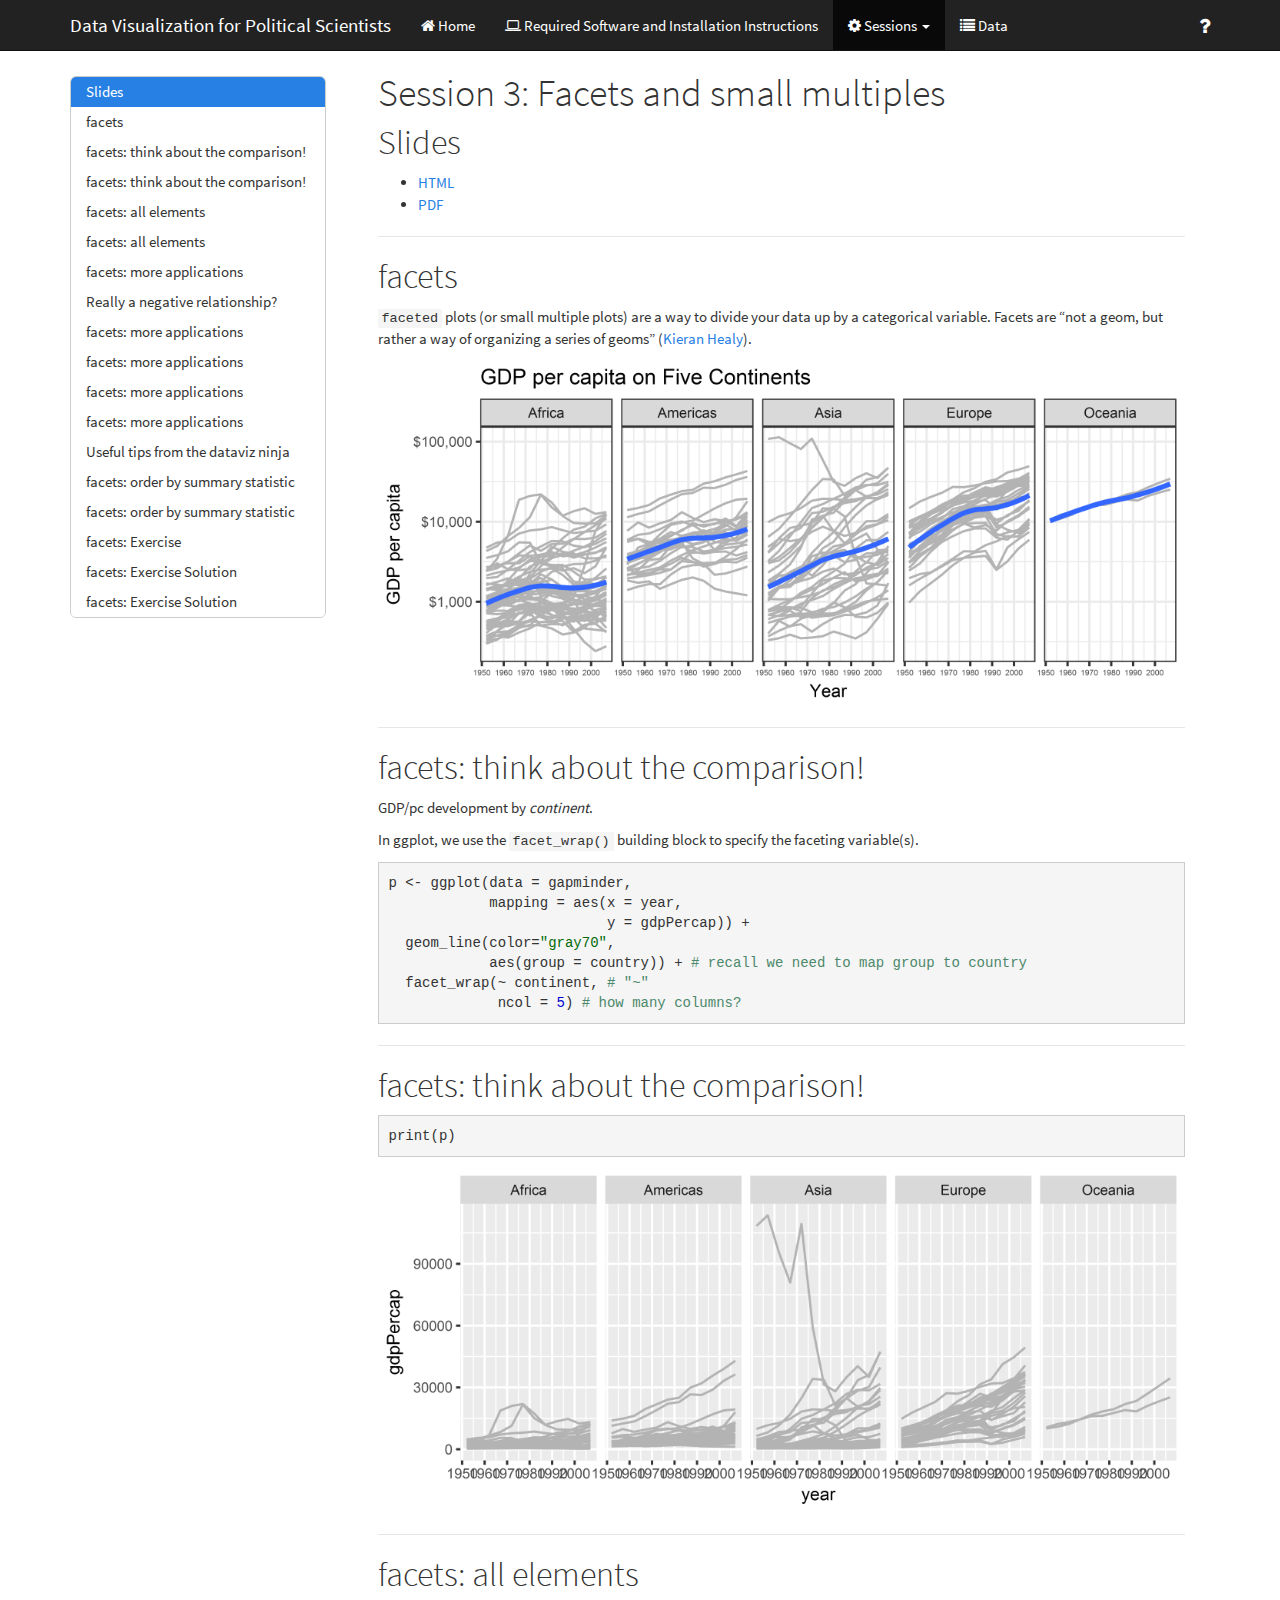
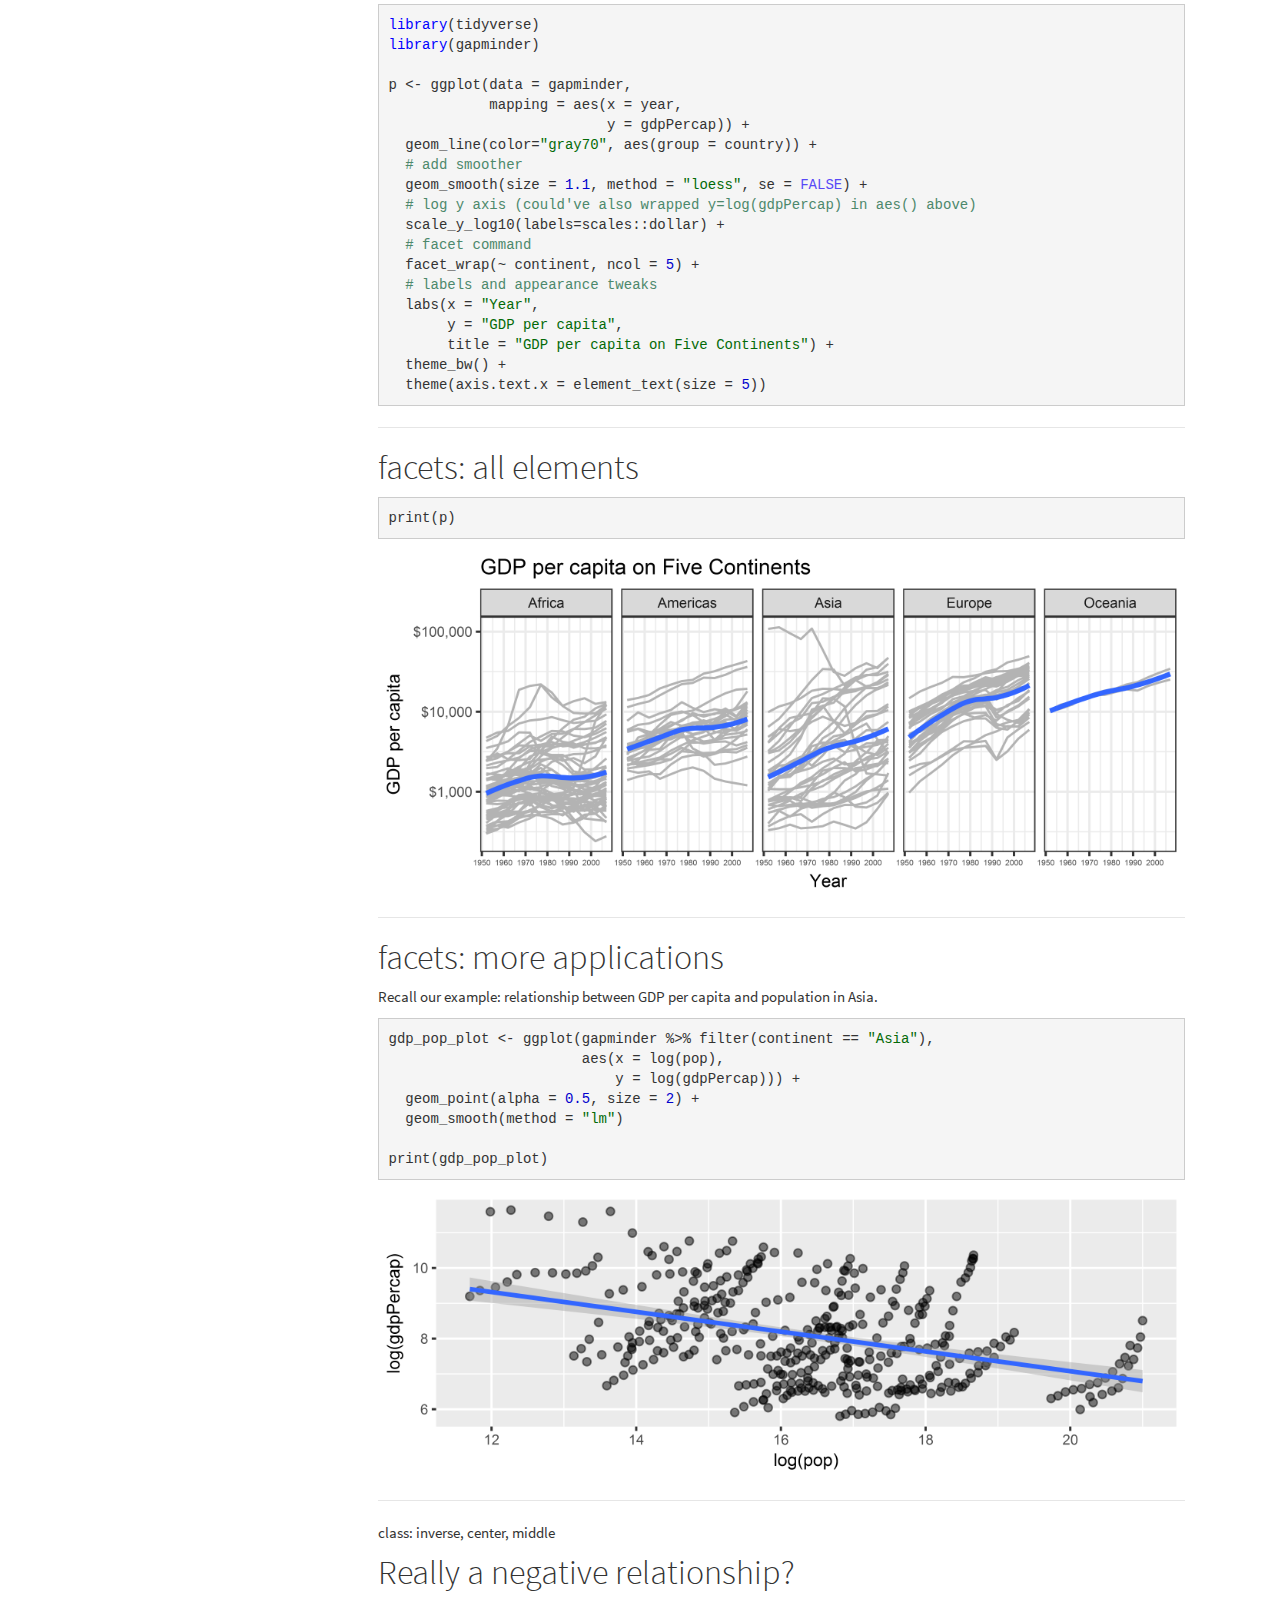
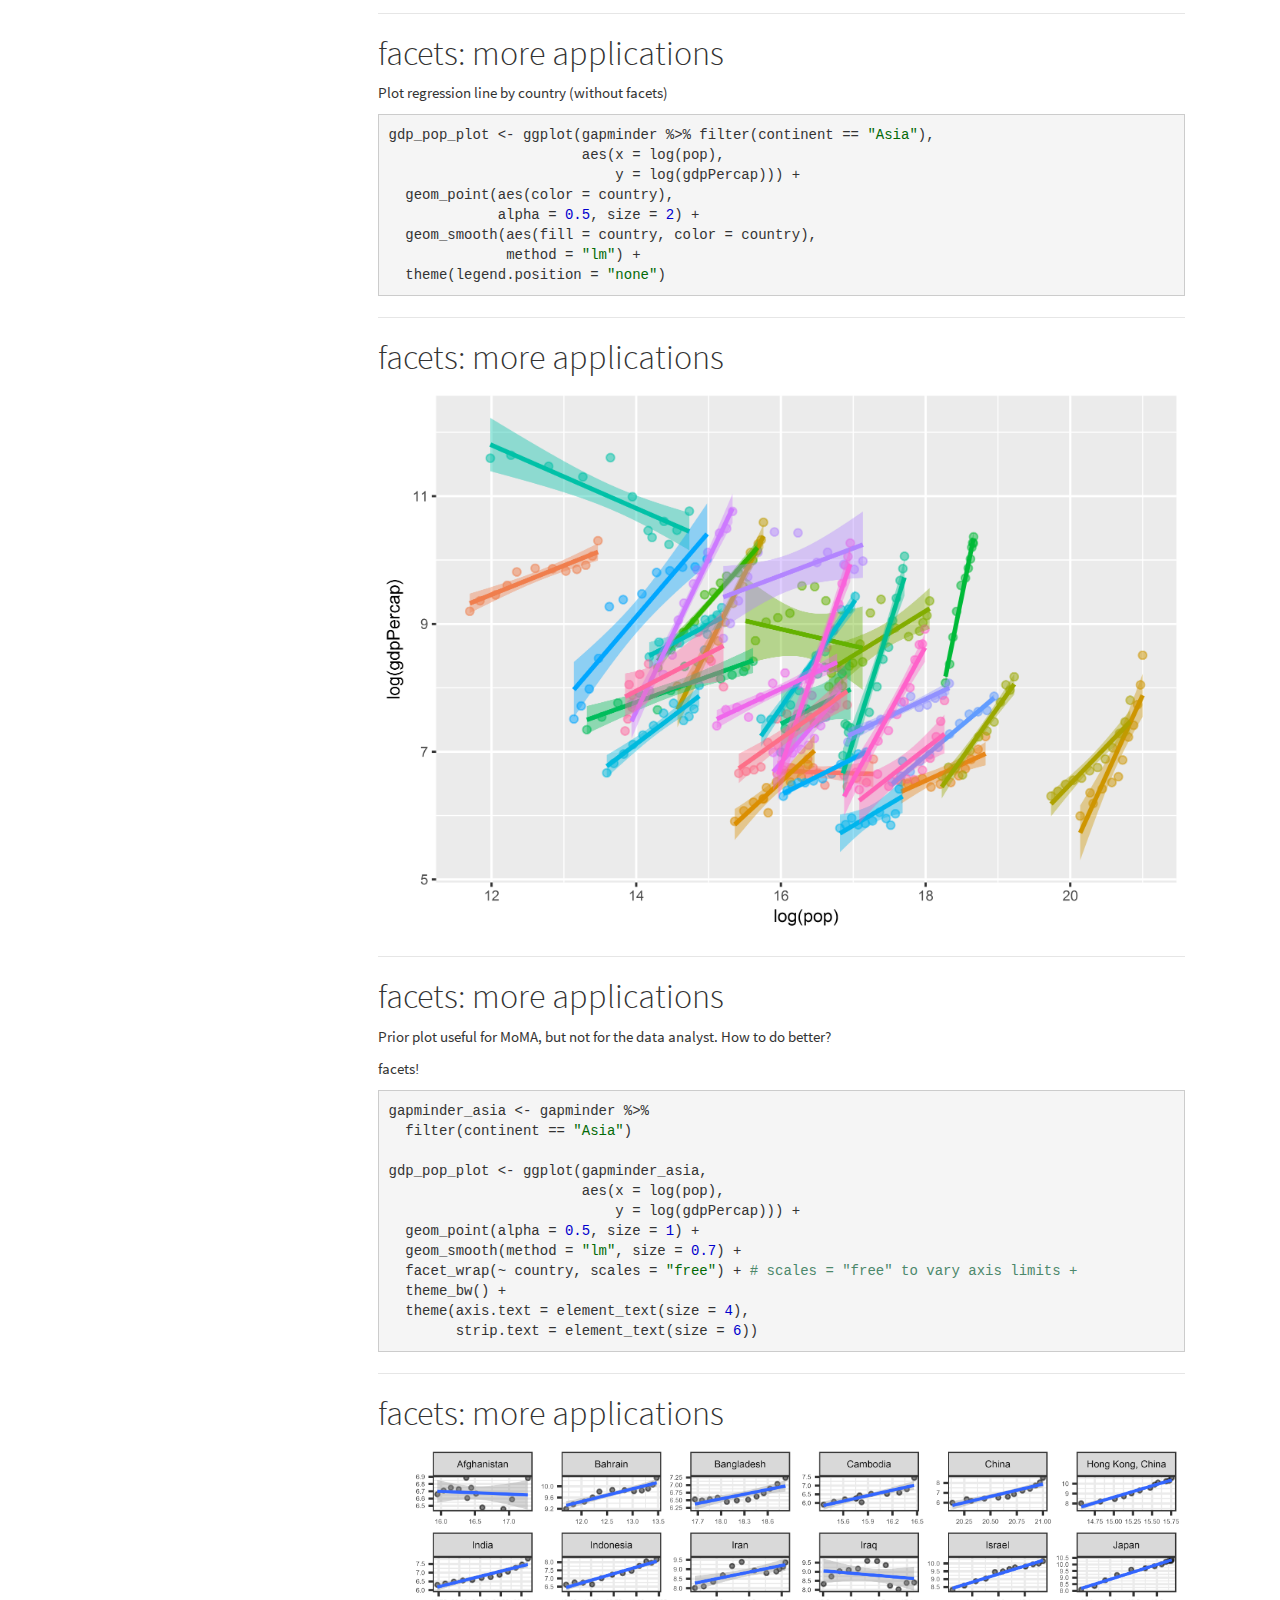
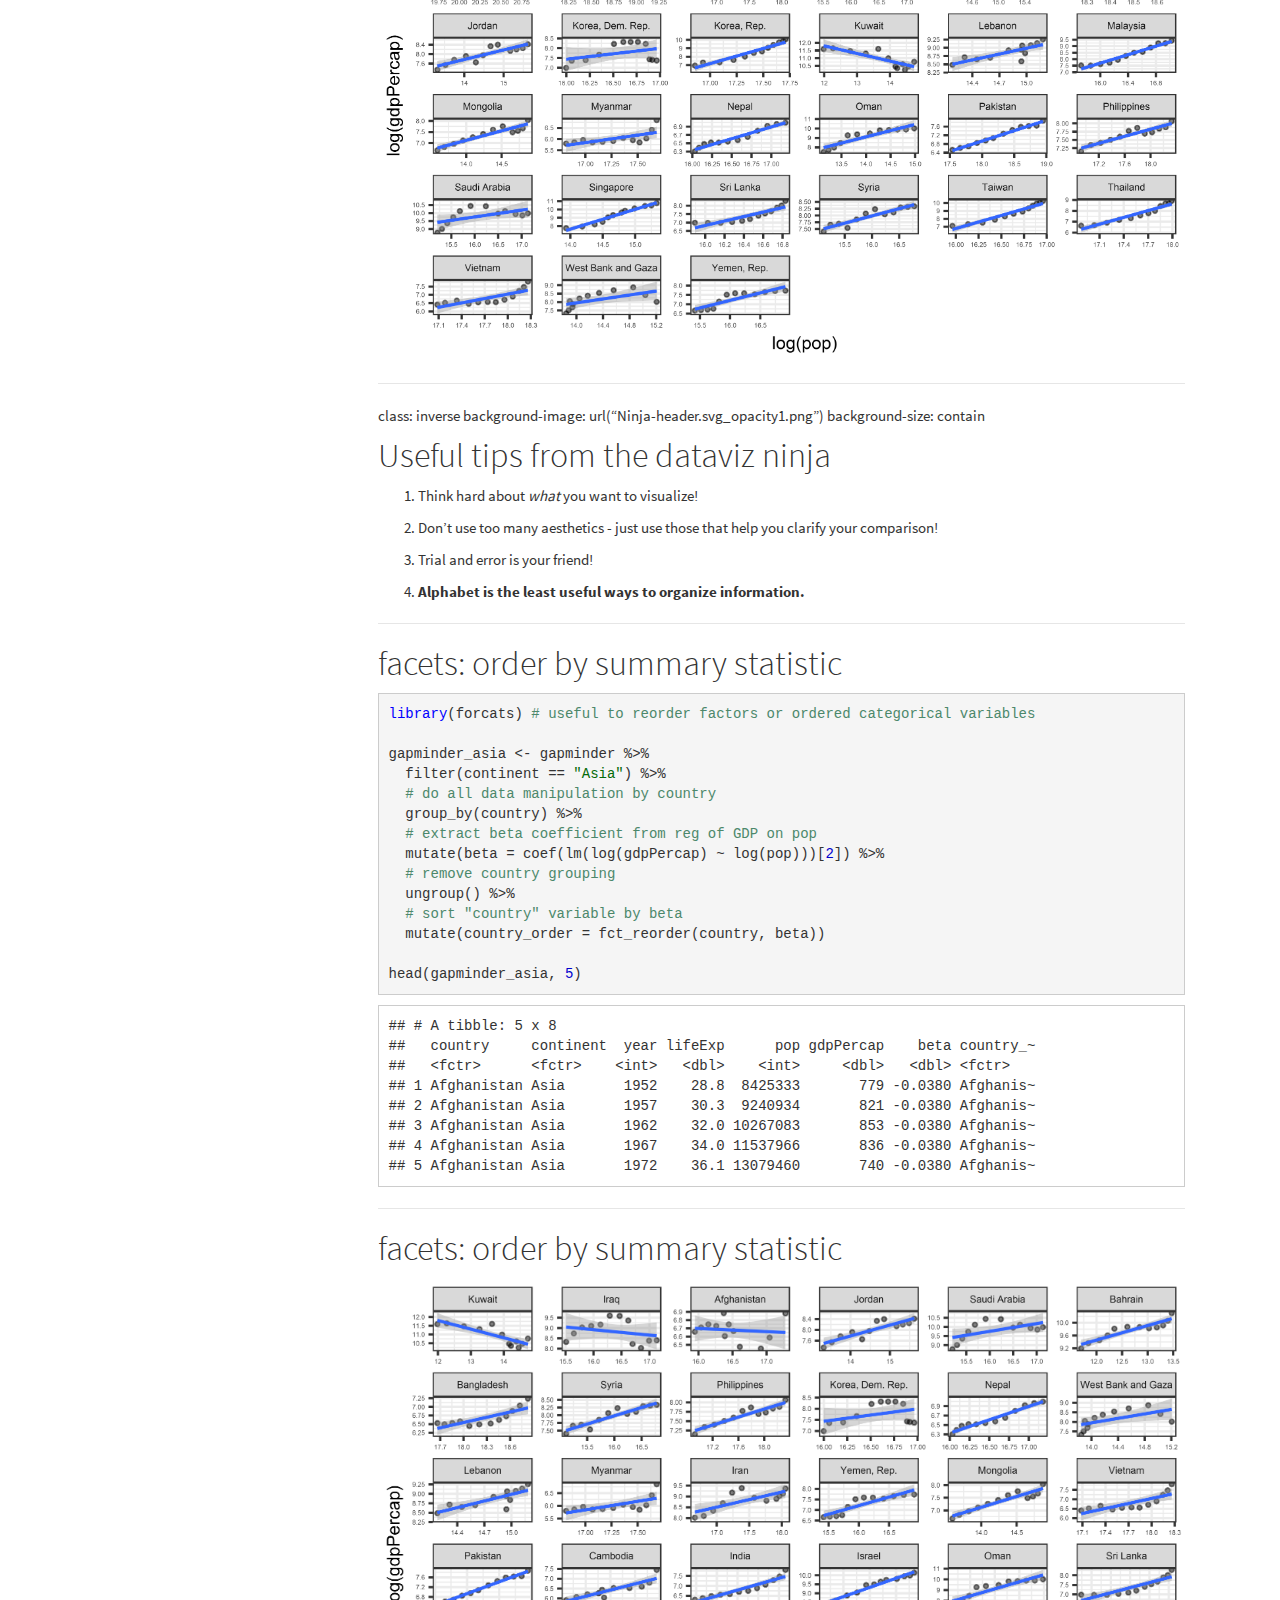
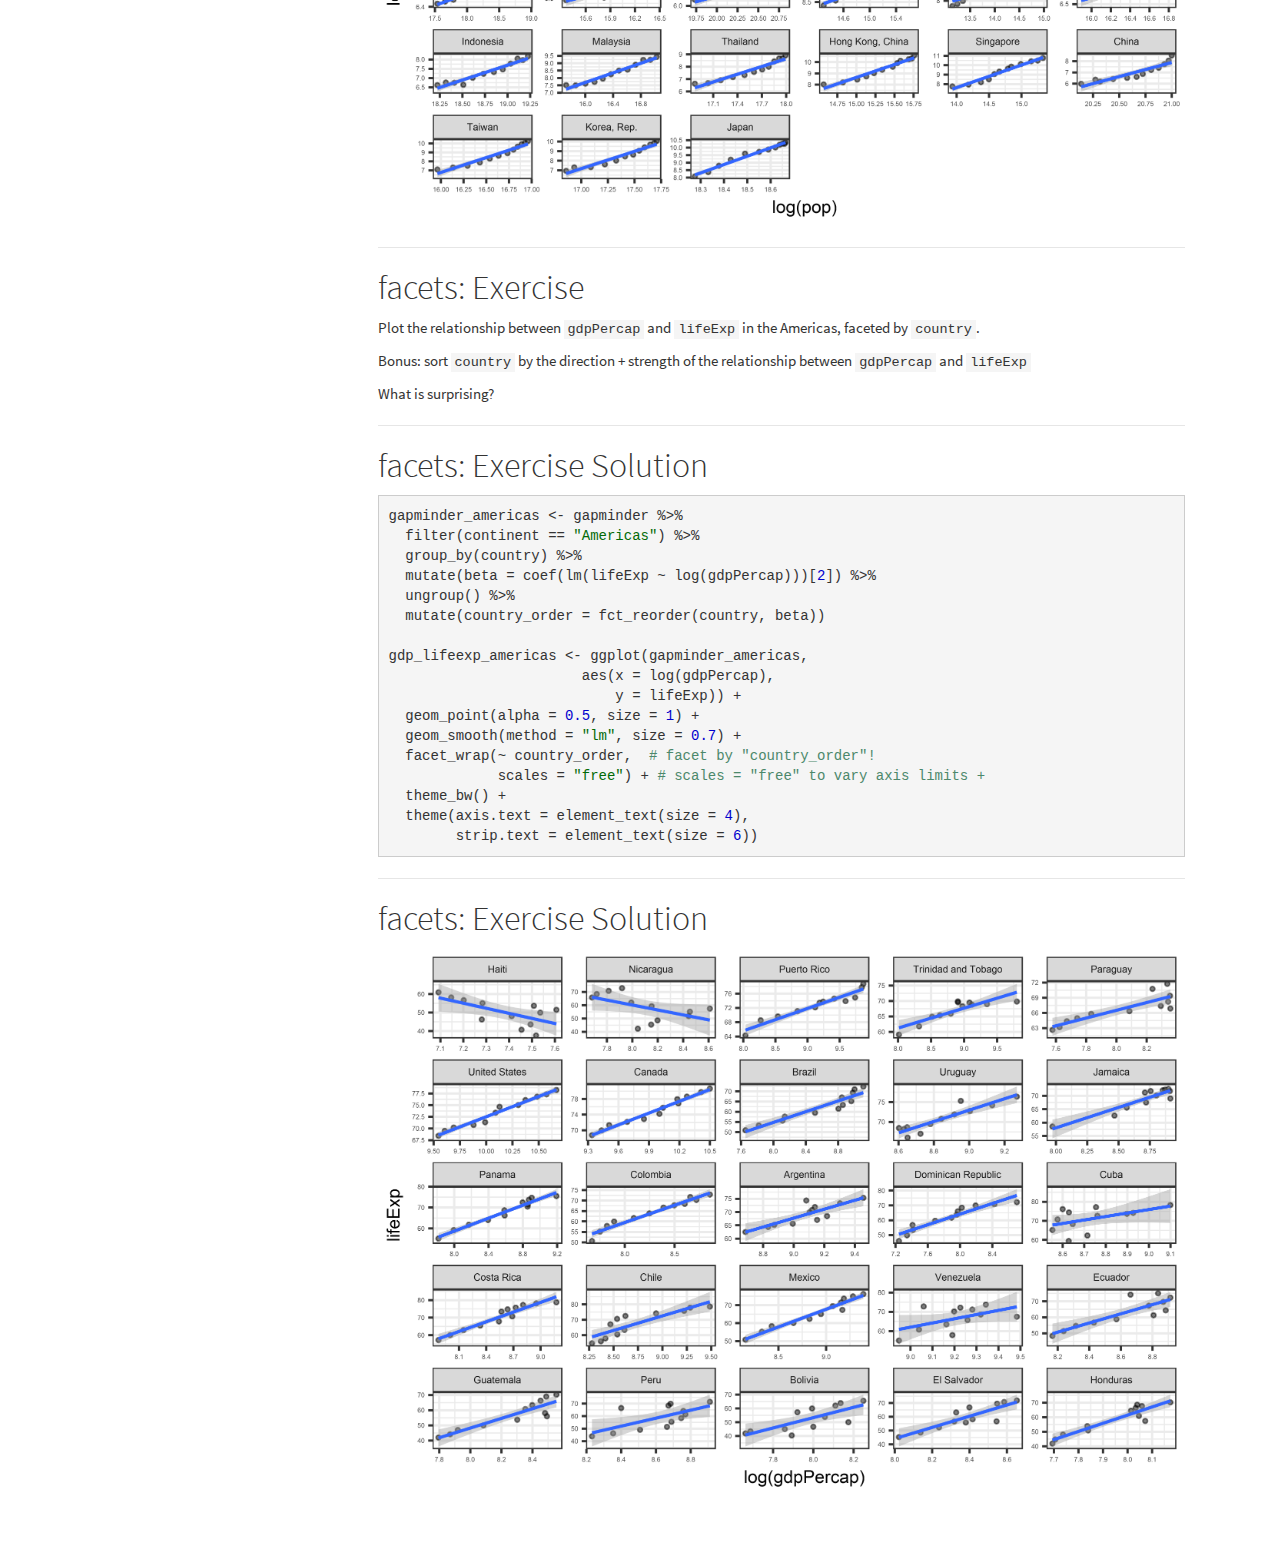
<file: session3.html>
<!DOCTYPE html>

<html xmlns="http://www.w3.org/1999/xhtml">

<head>

<meta charset="utf-8" />
<meta http-equiv="Content-Type" content="text/html; charset=utf-8" />
<meta name="generator" content="pandoc" />




<title>Session 3: Facets and small multiples</title>

<script src="site_libs/jquery-1.11.3/jquery.min.js"></script>
<meta name="viewport" content="width=device-width, initial-scale=1" />
<link href="site_libs/bootstrap-3.3.5/css/cosmo.min.css" rel="stylesheet" />
<script src="site_libs/bootstrap-3.3.5/js/bootstrap.min.js"></script>
<script src="site_libs/bootstrap-3.3.5/shim/html5shiv.min.js"></script>
<script src="site_libs/bootstrap-3.3.5/shim/respond.min.js"></script>
<script src="site_libs/jqueryui-1.11.4/jquery-ui.min.js"></script>
<link href="site_libs/tocify-1.9.1/jquery.tocify.css" rel="stylesheet" />
<script src="site_libs/tocify-1.9.1/jquery.tocify.js"></script>
<script src="site_libs/navigation-1.1/tabsets.js"></script>
<link href="site_libs/highlightjs-9.12.0/textmate.css" rel="stylesheet" />
<script src="site_libs/highlightjs-9.12.0/highlight.js"></script>
<link href="site_libs/font-awesome-4.5.0/css/font-awesome.min.css" rel="stylesheet" />

<style type="text/css">code{white-space: pre;}</style>
<style type="text/css">
  pre:not([class]) {
    background-color: white;
  }
</style>
<script type="text/javascript">
if (window.hljs) {
  hljs.configure({languages: []});
  hljs.initHighlightingOnLoad();
  if (document.readyState && document.readyState === "complete") {
    window.setTimeout(function() { hljs.initHighlighting(); }, 0);
  }
}
</script>



<style type="text/css">
h1 {
  font-size: 34px;
}
h1.title {
  font-size: 38px;
}
h2 {
  font-size: 30px;
}
h3 {
  font-size: 24px;
}
h4 {
  font-size: 18px;
}
h5 {
  font-size: 16px;
}
h6 {
  font-size: 12px;
}
.table th:not([align]) {
  text-align: left;
}
</style>


</head>

<body>

<style type = "text/css">
.main-container {
  max-width: 940px;
  margin-left: auto;
  margin-right: auto;
}
code {
  color: inherit;
  background-color: rgba(0, 0, 0, 0.04);
}
img {
  max-width:100%;
  height: auto;
}
.tabbed-pane {
  padding-top: 12px;
}
button.code-folding-btn:focus {
  outline: none;
}
</style>


<style type="text/css">
/* padding for bootstrap navbar */
body {
  padding-top: 51px;
  padding-bottom: 40px;
}
/* offset scroll position for anchor links (for fixed navbar)  */
.section h1 {
  padding-top: 56px;
  margin-top: -56px;
}

.section h2 {
  padding-top: 56px;
  margin-top: -56px;
}
.section h3 {
  padding-top: 56px;
  margin-top: -56px;
}
.section h4 {
  padding-top: 56px;
  margin-top: -56px;
}
.section h5 {
  padding-top: 56px;
  margin-top: -56px;
}
.section h6 {
  padding-top: 56px;
  margin-top: -56px;
}
</style>

<script>
// manage active state of menu based on current page
$(document).ready(function () {
  // active menu anchor
  href = window.location.pathname
  href = href.substr(href.lastIndexOf('/') + 1)
  if (href === "")
    href = "index.html";
  var menuAnchor = $('a[href="' + href + '"]');

  // mark it active
  menuAnchor.parent().addClass('active');

  // if it's got a parent navbar menu mark it active as well
  menuAnchor.closest('li.dropdown').addClass('active');
});
</script>


<div class="container-fluid main-container">

<!-- tabsets -->
<script>
$(document).ready(function () {
  window.buildTabsets("TOC");
});
</script>

<!-- code folding -->




<script>
$(document).ready(function ()  {

    // move toc-ignore selectors from section div to header
    $('div.section.toc-ignore')
        .removeClass('toc-ignore')
        .children('h1,h2,h3,h4,h5').addClass('toc-ignore');

    // establish options
    var options = {
      selectors: "h1,h2,h3,h4",
      theme: "bootstrap3",
      context: '.toc-content',
      hashGenerator: function (text) {
        return text.replace(/[.\\/?&!#<>]/g, '').replace(/\s/g, '_').toLowerCase();
      },
      ignoreSelector: ".toc-ignore",
      scrollTo: 0
    };
    options.showAndHide = true;
    options.smoothScroll = true;

    // tocify
    var toc = $("#TOC").tocify(options).data("toc-tocify");
});
</script>

<style type="text/css">

#TOC {
  margin: 25px 0px 20px 0px;
}
@media (max-width: 768px) {
#TOC {
  position: relative;
  width: 100%;
}
}


.toc-content {
  padding-left: 30px;
  padding-right: 40px;
}

div.main-container {
  max-width: 1200px;
}

div.tocify {
  width: 20%;
  max-width: 260px;
  max-height: 85%;
}

@media (min-width: 768px) and (max-width: 991px) {
  div.tocify {
    width: 25%;
  }
}

@media (max-width: 767px) {
  div.tocify {
    width: 100%;
    max-width: none;
  }
}

.tocify ul, .tocify li {
  line-height: 20px;
}

.tocify-subheader .tocify-item {
  font-size: 0.90em;
  padding-left: 25px;
  text-indent: 0;
}

.tocify .list-group-item {
  border-radius: 0px;
}


</style>

<!-- setup 3col/9col grid for toc_float and main content  -->
<div class="row-fluid">
<div class="col-xs-12 col-sm-4 col-md-3">
<div id="TOC" class="tocify">
</div>
</div>

<div class="toc-content col-xs-12 col-sm-8 col-md-9">




<div class="navbar navbar-default  navbar-fixed-top" role="navigation">
  <div class="container">
    <div class="navbar-header">
      <button type="button" class="navbar-toggle collapsed" data-toggle="collapse" data-target="#navbar">
        <span class="icon-bar"></span>
        <span class="icon-bar"></span>
        <span class="icon-bar"></span>
      </button>
      <a class="navbar-brand" href="index.html">Data Visualization for Political Scientists</a>
    </div>
    <div id="navbar" class="navbar-collapse collapse">
      <ul class="nav navbar-nav">
        <li>
  <a href="index.html">
    <span class="fa fa-home"></span>
     
    Home
  </a>
</li>
<li>
  <a href="software.html">
    <span class="fa fa-laptop"></span>
     
    Required Software and Installation Instructions
  </a>
</li>
<li class="dropdown">
  <a href="#" class="dropdown-toggle" data-toggle="dropdown" role="button" aria-expanded="false">
    <span class="fa fa-gear"></span>
     
    Sessions
     
    <span class="caret"></span>
  </a>
  <ul class="dropdown-menu" role="menu">
    <li>
      <a href="session1.html">Session 1: Intro, R Refresher, and Code Organization</a>
    </li>
    <li>
      <a href="session2.html">Session 2: ggplot2</a>
    </li>
    <li>
      <a href="session3.html">Session 3: Facets and small multiples</a>
    </li>
    <li>
      <a href="session4.html">Session 4: Coefficient Plots</a>
    </li>
    <li>
      <a href="session5.html">Session 5: General Tips and Next Steps</a>
    </li>
  </ul>
</li>
<li>
  <a href="data.html">
    <span class="fa fa-list"></span>
     
    Data
  </a>
</li>
      </ul>
      <ul class="nav navbar-nav navbar-right">
        <li>
  <a href="help.html">
    <span class="fa fa-question fa-lg"></span>
     
  </a>
</li>
      </ul>
    </div><!--/.nav-collapse -->
  </div><!--/.container -->
</div><!--/.navbar -->

<div class="fluid-row" id="header">



<h1 class="title toc-ignore">Session 3: Facets and small multiples</h1>

</div>


<div id="slides" class="section level1">
<h1>Slides</h1>
<ul>
<li><a href="./slides/session3_facets.html">HTML</a></li>
<li><a href="./slides/session3.pdf">PDF</a></li>
</ul>
<hr />
</div>
<div id="facets" class="section level1">
<h1>facets</h1>
<p><code>faceted</code> plots (or small multiple plots) are a way to divide your data up by a categorical variable. Facets are “not a geom, but rather a way of organizing a series of geoms” (<a href="http://socviz.co/groupfacettx.html#facet-to-make-small-multiples">Kieran Healy</a>).</p>
<p><img src="session3_files/figure-html/unnamed-chunk-2-1.png" width="2100" style="display: block; margin: auto;" /></p>
<hr />
</div>
<div id="facets-think-about-the-comparison" class="section level1">
<h1>facets: think about the comparison!</h1>
<p>GDP/pc development by <em>continent</em>.</p>
<p>In ggplot, we use the <code>facet_wrap()</code> building block to specify the faceting variable(s).</p>
<pre class="r"><code>p &lt;- ggplot(data = gapminder, 
            mapping = aes(x = year, 
                          y = gdpPercap)) + 
  geom_line(color=&quot;gray70&quot;, 
            aes(group = country)) + # recall we need to map group to country
  facet_wrap(~ continent, # &quot;~&quot; 
             ncol = 5) # how many columns?</code></pre>
<hr />
</div>
<div id="facets-think-about-the-comparison-1" class="section level1">
<h1>facets: think about the comparison!</h1>
<pre class="r"><code>print(p)</code></pre>
<p><img src="session3_files/figure-html/unnamed-chunk-4-1.png" width="2100" style="display: block; margin: auto;" /></p>
<hr />
</div>
<div id="facets-all-elements" class="section level1">
<h1>facets: all elements</h1>
<pre class="r"><code>library(tidyverse)
library(gapminder)

p &lt;- ggplot(data = gapminder, 
            mapping = aes(x = year, 
                          y = gdpPercap)) + 
  geom_line(color=&quot;gray70&quot;, aes(group = country)) +
  # add smoother
  geom_smooth(size = 1.1, method = &quot;loess&quot;, se = FALSE) +
  # log y axis (could&#39;ve also wrapped y=log(gdpPercap) in aes() above)
  scale_y_log10(labels=scales::dollar) +
  # facet command
  facet_wrap(~ continent, ncol = 5) +
  # labels and appearance tweaks
  labs(x = &quot;Year&quot;,
       y = &quot;GDP per capita&quot;,
       title = &quot;GDP per capita on Five Continents&quot;) +
  theme_bw() +
  theme(axis.text.x = element_text(size = 5))</code></pre>
<hr />
</div>
<div id="facets-all-elements-1" class="section level1">
<h1>facets: all elements</h1>
<pre class="r"><code>print(p)</code></pre>
<p><img src="session3_files/figure-html/unnamed-chunk-6-1.png" width="2100" style="display: block; margin: auto;" /></p>
<hr />
</div>
<div id="facets-more-applications" class="section level1">
<h1>facets: more applications</h1>
<p>Recall our example: relationship between GDP per capita and population in Asia.</p>
<pre class="r"><code>gdp_pop_plot &lt;- ggplot(gapminder %&gt;% filter(continent == &quot;Asia&quot;), 
                       aes(x = log(pop), 
                           y = log(gdpPercap))) +
  geom_point(alpha = 0.5, size = 2) +
  geom_smooth(method = &quot;lm&quot;)

print(gdp_pop_plot)</code></pre>
<p><img src="session3_files/figure-html/unnamed-chunk-7-1.png" width="2100" style="display: block; margin: auto;" /></p>
<hr />
<p>class: inverse, center, middle</p>
</div>
<div id="really-a-negative-relationship" class="section level1">
<h1>Really a negative relationship?</h1>
<hr />
</div>
<div id="facets-more-applications-1" class="section level1">
<h1>facets: more applications</h1>
<p>Plot regression line by country (without facets)</p>
<pre class="r"><code>gdp_pop_plot &lt;- ggplot(gapminder %&gt;% filter(continent == &quot;Asia&quot;), 
                       aes(x = log(pop), 
                           y = log(gdpPercap))) +
  geom_point(aes(color = country), 
             alpha = 0.5, size = 2) +
  geom_smooth(aes(fill = country, color = country),
              method = &quot;lm&quot;) +
  theme(legend.position = &quot;none&quot;)</code></pre>
<hr />
</div>
<div id="facets-more-applications-2" class="section level1">
<h1>facets: more applications</h1>
<p><img src="session3_files/figure-html/unnamed-chunk-9-1.png" width="2100" style="display: block; margin: auto;" /></p>
<hr />
</div>
<div id="facets-more-applications-3" class="section level1">
<h1>facets: more applications</h1>
<p>Prior plot useful for MoMA, but not for the data analyst. How to do better?</p>
<p>facets!</p>
<pre class="r"><code>gapminder_asia &lt;- gapminder %&gt;% 
  filter(continent == &quot;Asia&quot;)

gdp_pop_plot &lt;- ggplot(gapminder_asia, 
                       aes(x = log(pop), 
                           y = log(gdpPercap))) +
  geom_point(alpha = 0.5, size = 1) +
  geom_smooth(method = &quot;lm&quot;, size = 0.7) + 
  facet_wrap(~ country, scales = &quot;free&quot;) + # scales = &quot;free&quot; to vary axis limits +
  theme_bw() +
  theme(axis.text = element_text(size = 4), 
        strip.text = element_text(size = 6)) </code></pre>
<hr />
</div>
<div id="facets-more-applications-4" class="section level1">
<h1>facets: more applications</h1>
<p><img src="session3_files/figure-html/unnamed-chunk-11-1.png" width="2450" style="display: block; margin: auto;" /></p>
<hr />
<p>class: inverse background-image: url(“Ninja-header.svg_opacity1.png”) background-size: contain</p>
</div>
<div id="useful-tips-from-the-dataviz-ninja" class="section level1">
<h1>Useful tips from the dataviz ninja</h1>
<ol style="list-style-type: decimal">
<li><p>Think hard about <em>what</em> you want to visualize!</p></li>
<li><p>Don’t use too many aesthetics - just use those that help you clarify your comparison!</p></li>
<li><p>Trial and error is your friend!</p></li>
<li><p><strong>Alphabet is the least useful ways to organize information.</strong></p></li>
</ol>
<hr />
</div>
<div id="facets-order-by-summary-statistic" class="section level1">
<h1>facets: order by summary statistic</h1>
<pre class="r"><code>library(forcats) # useful to reorder factors or ordered categorical variables

gapminder_asia &lt;- gapminder %&gt;% 
  filter(continent == &quot;Asia&quot;) %&gt;% 
  # do all data manipulation by country
  group_by(country) %&gt;% 
  # extract beta coefficient from reg of GDP on pop 
  mutate(beta = coef(lm(log(gdpPercap) ~ log(pop)))[2]) %&gt;%  
  # remove country grouping 
  ungroup() %&gt;% 
  # sort &quot;country&quot; variable by beta
  mutate(country_order = fct_reorder(country, beta))

head(gapminder_asia, 5)</code></pre>
<pre><code>## # A tibble: 5 x 8
##   country     continent  year lifeExp      pop gdpPercap    beta country_~
##   &lt;fctr&gt;      &lt;fctr&gt;    &lt;int&gt;   &lt;dbl&gt;    &lt;int&gt;     &lt;dbl&gt;   &lt;dbl&gt; &lt;fctr&gt;   
## 1 Afghanistan Asia       1952    28.8  8425333       779 -0.0380 Afghanis~
## 2 Afghanistan Asia       1957    30.3  9240934       821 -0.0380 Afghanis~
## 3 Afghanistan Asia       1962    32.0 10267083       853 -0.0380 Afghanis~
## 4 Afghanistan Asia       1967    34.0 11537966       836 -0.0380 Afghanis~
## 5 Afghanistan Asia       1972    36.1 13079460       740 -0.0380 Afghanis~</code></pre>
<hr />
</div>
<div id="facets-order-by-summary-statistic-1" class="section level1">
<h1>facets: order by summary statistic</h1>
<p><img src="session3_files/figure-html/unnamed-chunk-13-1.png" width="2100" style="display: block; margin: auto;" /></p>
<hr />
</div>
<div id="facets-exercise" class="section level1">
<h1>facets: Exercise</h1>
<p>Plot the relationship between <code>gdpPercap</code> and <code>lifeExp</code> in the Americas, faceted by <code>country</code>.</p>
<p>Bonus: sort <code>country</code> by the direction + strength of the relationship between <code>gdpPercap</code> and <code>lifeExp</code></p>
<p>What is surprising?</p>
<hr />
</div>
<div id="facets-exercise-solution" class="section level1">
<h1>facets: Exercise Solution</h1>
<pre class="r"><code>gapminder_americas &lt;- gapminder %&gt;% 
  filter(continent == &quot;Americas&quot;) %&gt;% 
  group_by(country) %&gt;% 
  mutate(beta = coef(lm(lifeExp ~ log(gdpPercap)))[2]) %&gt;% 
  ungroup() %&gt;% 
  mutate(country_order = fct_reorder(country, beta))

gdp_lifeexp_americas &lt;- ggplot(gapminder_americas, 
                       aes(x = log(gdpPercap), 
                           y = lifeExp)) +
  geom_point(alpha = 0.5, size = 1) +
  geom_smooth(method = &quot;lm&quot;, size = 0.7) + 
  facet_wrap(~ country_order,  # facet by &quot;country_order&quot;!
             scales = &quot;free&quot;) + # scales = &quot;free&quot; to vary axis limits + 
  theme_bw() +
  theme(axis.text = element_text(size = 4), 
        strip.text = element_text(size = 6)) </code></pre>
<hr />
</div>
<div id="facets-exercise-solution-1" class="section level1">
<h1>facets: Exercise Solution</h1>
<p><img src="session3_files/figure-html/unnamed-chunk-15-1.png" width="2100" style="display: block; margin: auto;" /></p>
</div>



</div>
</div>

</div>

<script>

// add bootstrap table styles to pandoc tables
function bootstrapStylePandocTables() {
  $('tr.header').parent('thead').parent('table').addClass('table table-condensed');
}
$(document).ready(function () {
  bootstrapStylePandocTables();
});


</script>

<!-- dynamically load mathjax for compatibility with self-contained -->
<script>
  (function () {
    var script = document.createElement("script");
    script.type = "text/javascript";
    script.src  = "https://mathjax.rstudio.com/latest/MathJax.js?config=TeX-AMS-MML_HTMLorMML";
    document.getElementsByTagName("head")[0].appendChild(script);
  })();
</script>

</body>
</html>
</file>
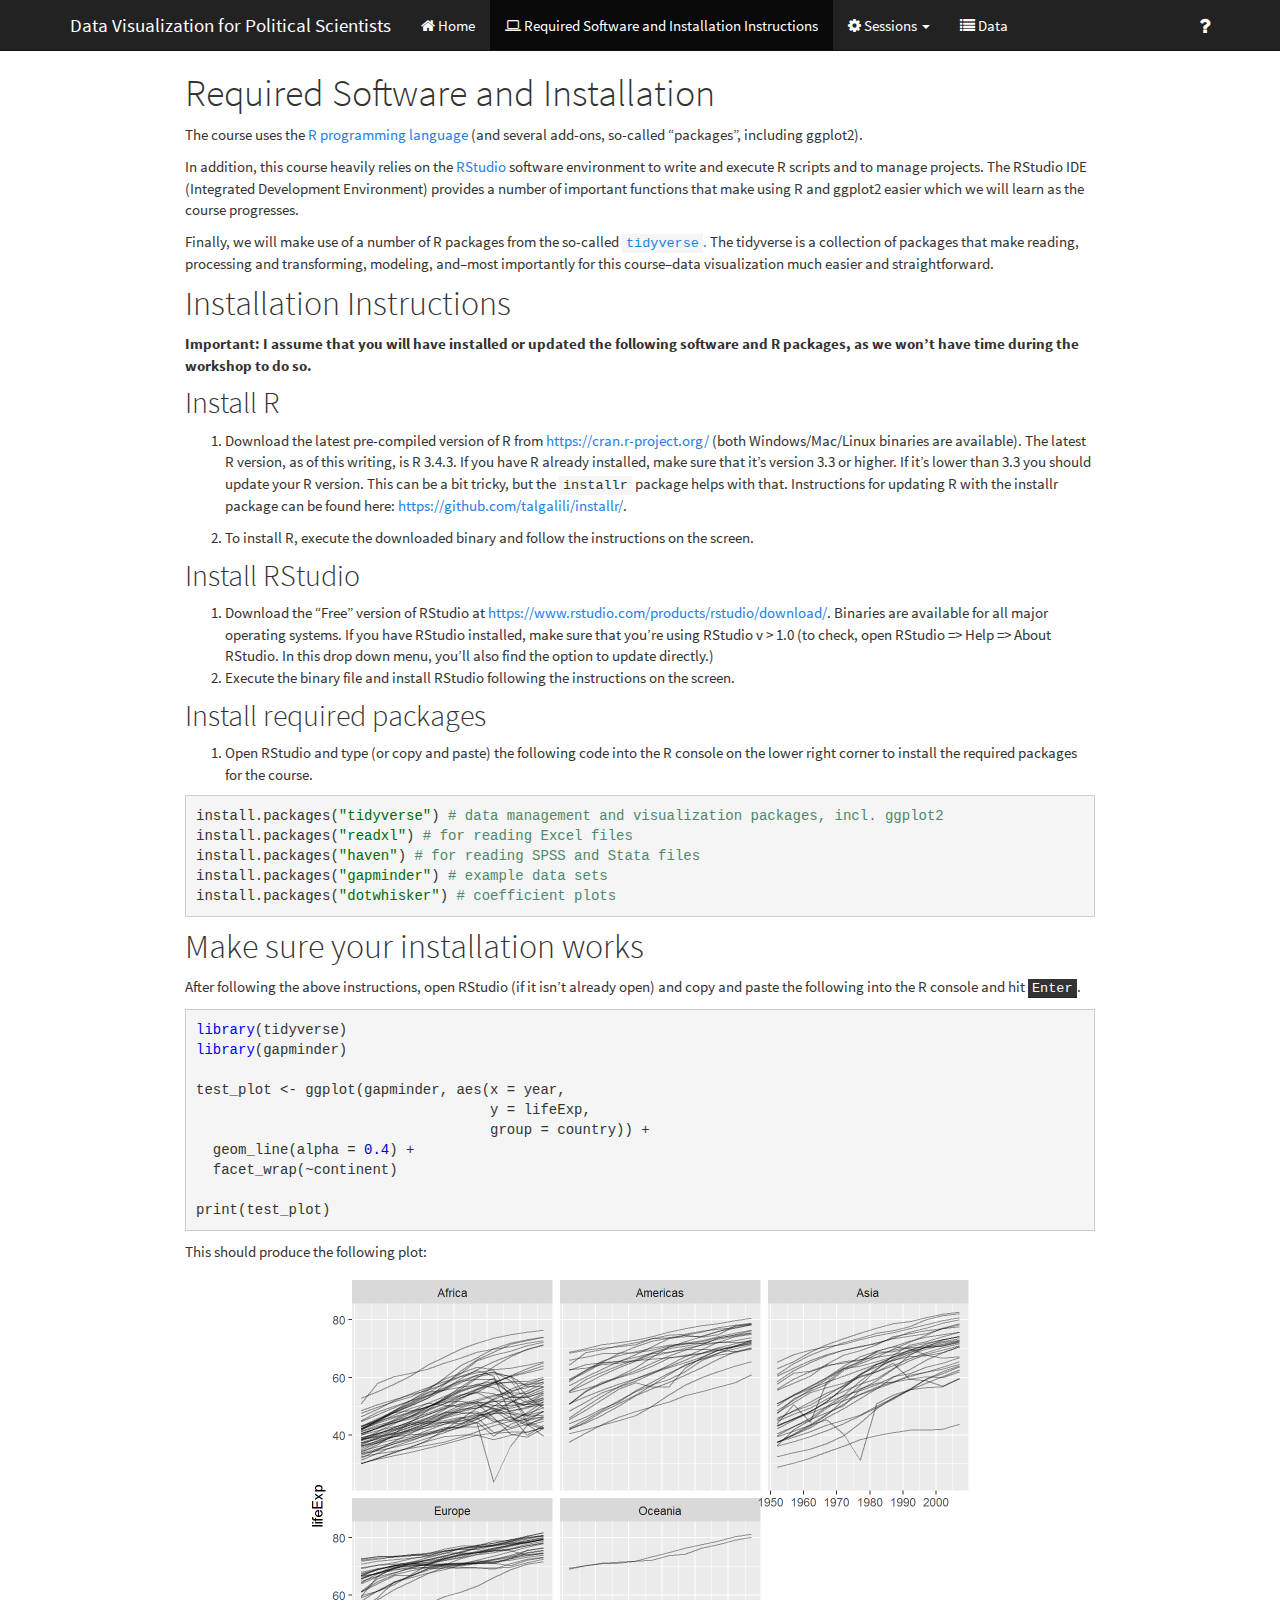
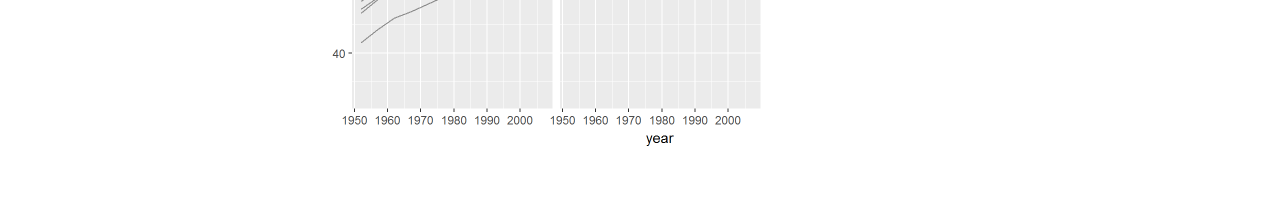
<file: software.html>
<!DOCTYPE html>

<html xmlns="http://www.w3.org/1999/xhtml">

<head>

<meta charset="utf-8" />
<meta http-equiv="Content-Type" content="text/html; charset=utf-8" />
<meta name="generator" content="pandoc" />




<title>Required Software and Installation</title>

<script src="site_libs/jquery-1.11.3/jquery.min.js"></script>
<meta name="viewport" content="width=device-width, initial-scale=1" />
<link href="site_libs/bootstrap-3.3.5/css/cosmo.min.css" rel="stylesheet" />
<script src="site_libs/bootstrap-3.3.5/js/bootstrap.min.js"></script>
<script src="site_libs/bootstrap-3.3.5/shim/html5shiv.min.js"></script>
<script src="site_libs/bootstrap-3.3.5/shim/respond.min.js"></script>
<script src="site_libs/navigation-1.1/tabsets.js"></script>
<link href="site_libs/highlightjs-9.12.0/textmate.css" rel="stylesheet" />
<script src="site_libs/highlightjs-9.12.0/highlight.js"></script>
<link href="site_libs/font-awesome-4.5.0/css/font-awesome.min.css" rel="stylesheet" />

<style type="text/css">code{white-space: pre;}</style>
<style type="text/css">
  pre:not([class]) {
    background-color: white;
  }
</style>
<script type="text/javascript">
if (window.hljs) {
  hljs.configure({languages: []});
  hljs.initHighlightingOnLoad();
  if (document.readyState && document.readyState === "complete") {
    window.setTimeout(function() { hljs.initHighlighting(); }, 0);
  }
}
</script>



<style type="text/css">
h1 {
  font-size: 34px;
}
h1.title {
  font-size: 38px;
}
h2 {
  font-size: 30px;
}
h3 {
  font-size: 24px;
}
h4 {
  font-size: 18px;
}
h5 {
  font-size: 16px;
}
h6 {
  font-size: 12px;
}
.table th:not([align]) {
  text-align: left;
}
</style>


</head>

<body>

<style type = "text/css">
.main-container {
  max-width: 940px;
  margin-left: auto;
  margin-right: auto;
}
code {
  color: inherit;
  background-color: rgba(0, 0, 0, 0.04);
}
img {
  max-width:100%;
  height: auto;
}
.tabbed-pane {
  padding-top: 12px;
}
button.code-folding-btn:focus {
  outline: none;
}
</style>


<style type="text/css">
/* padding for bootstrap navbar */
body {
  padding-top: 51px;
  padding-bottom: 40px;
}
/* offset scroll position for anchor links (for fixed navbar)  */
.section h1 {
  padding-top: 56px;
  margin-top: -56px;
}

.section h2 {
  padding-top: 56px;
  margin-top: -56px;
}
.section h3 {
  padding-top: 56px;
  margin-top: -56px;
}
.section h4 {
  padding-top: 56px;
  margin-top: -56px;
}
.section h5 {
  padding-top: 56px;
  margin-top: -56px;
}
.section h6 {
  padding-top: 56px;
  margin-top: -56px;
}
</style>

<script>
// manage active state of menu based on current page
$(document).ready(function () {
  // active menu anchor
  href = window.location.pathname
  href = href.substr(href.lastIndexOf('/') + 1)
  if (href === "")
    href = "index.html";
  var menuAnchor = $('a[href="' + href + '"]');

  // mark it active
  menuAnchor.parent().addClass('active');

  // if it's got a parent navbar menu mark it active as well
  menuAnchor.closest('li.dropdown').addClass('active');
});
</script>


<div class="container-fluid main-container">

<!-- tabsets -->
<script>
$(document).ready(function () {
  window.buildTabsets("TOC");
});
</script>

<!-- code folding -->






<div class="navbar navbar-default  navbar-fixed-top" role="navigation">
  <div class="container">
    <div class="navbar-header">
      <button type="button" class="navbar-toggle collapsed" data-toggle="collapse" data-target="#navbar">
        <span class="icon-bar"></span>
        <span class="icon-bar"></span>
        <span class="icon-bar"></span>
      </button>
      <a class="navbar-brand" href="index.html">Data Visualization for Political Scientists</a>
    </div>
    <div id="navbar" class="navbar-collapse collapse">
      <ul class="nav navbar-nav">
        <li>
  <a href="index.html">
    <span class="fa fa-home"></span>
     
    Home
  </a>
</li>
<li>
  <a href="software.html">
    <span class="fa fa-laptop"></span>
     
    Required Software and Installation Instructions
  </a>
</li>
<li class="dropdown">
  <a href="#" class="dropdown-toggle" data-toggle="dropdown" role="button" aria-expanded="false">
    <span class="fa fa-gear"></span>
     
    Sessions
     
    <span class="caret"></span>
  </a>
  <ul class="dropdown-menu" role="menu">
    <li>
      <a href="session1.html">Session 1: Intro, R Refresher, and Code Organization</a>
    </li>
    <li>
      <a href="session2.html">Session 2: ggplot2</a>
    </li>
    <li>
      <a href="session3.html">Session 3: Facets and small multiples</a>
    </li>
    <li>
      <a href="session4.html">Session 4: Coefficient Plots</a>
    </li>
    <li>
      <a href="session5.html">Session 5: General Tips and Next Steps</a>
    </li>
  </ul>
</li>
<li>
  <a href="data.html">
    <span class="fa fa-list"></span>
     
    Data
  </a>
</li>
      </ul>
      <ul class="nav navbar-nav navbar-right">
        <li>
  <a href="help.html">
    <span class="fa fa-question fa-lg"></span>
     
  </a>
</li>
      </ul>
    </div><!--/.nav-collapse -->
  </div><!--/.container -->
</div><!--/.navbar -->

<div class="fluid-row" id="header">



<h1 class="title toc-ignore">Required Software and Installation</h1>

</div>


<p>The course uses the <a href="https://www.r-project.org/">R programming language</a> (and several add-ons, so-called “packages”, including ggplot2).</p>
<p>In addition, this course heavily relies on the <a href="https://www.rstudio.com/products/RStudio/">RStudio</a> software environment to write and execute R scripts and to manage projects. The RStudio IDE (Integrated Development Environment) provides a number of important functions that make using R and ggplot2 easier which we will learn as the course progresses.</p>
<p>Finally, we will make use of a number of R packages from the so-called <a href="https://www.tidyverse.org/"><code>tidyverse</code>.</a> The tidyverse is a collection of packages that make reading, processing and transforming, modeling, and–most importantly for this course–data visualization much easier and straightforward.</p>
<div id="installation-instructions" class="section level1">
<h1>Installation Instructions</h1>
<p><strong>Important: I assume that you will have installed or updated the following software and R packages, as we won’t have time during the workshop to do so.</strong></p>
<div id="install-r" class="section level2">
<h2>Install R</h2>
<ol style="list-style-type: decimal">
<li><p>Download the latest pre-compiled version of R from <a href="https://cran.r-project.org/" class="uri">https://cran.r-project.org/</a> (both Windows/Mac/Linux binaries are available). The latest R version, as of this writing, is R 3.4.3. If you have R already installed, make sure that it’s version 3.3 or higher. If it’s lower than 3.3 you should update your R version. This can be a bit tricky, but the <code>installr</code> package helps with that. Instructions for updating R with the installr package can be found here: <a href="https://github.com/talgalili/installr/" class="uri">https://github.com/talgalili/installr/</a>.</p></li>
<li><p>To install R, execute the downloaded binary and follow the instructions on the screen.</p></li>
</ol>
</div>
<div id="install-rstudio" class="section level2">
<h2>Install RStudio</h2>
<ol style="list-style-type: decimal">
<li>Download the “Free” version of RStudio at <a href="https://www.rstudio.com/products/rstudio/download/" class="uri">https://www.rstudio.com/products/rstudio/download/</a>. Binaries are available for all major operating systems. If you have RStudio installed, make sure that you’re using RStudio v &gt; 1.0 (to check, open RStudio =&gt; Help =&gt; About RStudio. In this drop down menu, you’ll also find the option to update directly.)</li>
<li>Execute the binary file and install RStudio following the instructions on the screen.</li>
</ol>
</div>
<div id="install-required-packages" class="section level2">
<h2>Install required packages</h2>
<ol style="list-style-type: decimal">
<li>Open RStudio and type (or copy and paste) the following code into the R console on the lower right corner to install the required packages for the course.</li>
</ol>
<pre class="r"><code>install.packages(&quot;tidyverse&quot;) # data management and visualization packages, incl. ggplot2
install.packages(&quot;readxl&quot;) # for reading Excel files
install.packages(&quot;haven&quot;) # for reading SPSS and Stata files
install.packages(&quot;gapminder&quot;) # example data sets
install.packages(&quot;dotwhisker&quot;) # coefficient plots</code></pre>
</div>
</div>
<div id="make-sure-your-installation-works" class="section level1">
<h1>Make sure your installation works</h1>
<p>After following the above instructions, open RStudio (if it isn’t already open) and copy and paste the following into the R console and hit <kbd>Enter</kbd>.</p>
<pre class="r"><code>library(tidyverse)
library(gapminder)

test_plot &lt;- ggplot(gapminder, aes(x = year, 
                                   y = lifeExp, 
                                   group = country)) + 
  geom_line(alpha = 0.4) + 
  facet_wrap(~continent)

print(test_plot)</code></pre>
<p>This should produce the following plot:</p>
<p><img src="software_files/figure-html/unnamed-chunk-2-1.png" width="672" style="display: block; margin: auto;" /></p>
</div>




</div>

<script>

// add bootstrap table styles to pandoc tables
function bootstrapStylePandocTables() {
  $('tr.header').parent('thead').parent('table').addClass('table table-condensed');
}
$(document).ready(function () {
  bootstrapStylePandocTables();
});


</script>

<!-- dynamically load mathjax for compatibility with self-contained -->
<script>
  (function () {
    var script = document.createElement("script");
    script.type = "text/javascript";
    script.src  = "https://mathjax.rstudio.com/latest/MathJax.js?config=TeX-AMS-MML_HTMLorMML";
    document.getElementsByTagName("head")[0].appendChild(script);
  })();
</script>

</body>
</html>
</file>
<file: site_libs/highlightjs-9.12.0/textmate.css>
.hljs-literal {
  color: rgb(88, 72, 246);
}

.hljs-number {
  color: rgb(0, 0, 205);
}

.hljs-comment {
  color: rgb(76, 136, 107);
}

.hljs-keyword {
  color: rgb(0, 0, 255);
}

.hljs-string {
  color: rgb(3, 106, 7);
}
</file>
<file: site_libs/bootstrap-3.3.5/css/cosmo.min.css>
@font-face {
  font-family: 'Source Sans Pro';
  font-style: normal;
  font-weight: 300;
  src: url(fonts/SourceSansProLight.ttf) format('truetype');
}
@font-face {
  font-family: 'Source Sans Pro';
  font-style: normal;
  font-weight: 400;
  src: url(fonts/SourceSansPro.ttf) format('truetype');
}
@font-face {
  font-family: 'Source Sans Pro';
  font-style: normal;
  font-weight: 700;
  src: url(fonts/SourceSansProBold.ttf) format('truetype');
}

/*!
 * bootswatch v3.3.6
 * Homepage: http://bootswatch.com
 * Copyright 2012-2015 Thomas Park
 * Licensed under MIT
 * Based on Bootstrap
*//*!
 * Bootstrap v3.3.6 (http://getbootstrap.com)
 * Copyright 2011-2015 Twitter, Inc.
 * Licensed under MIT (https://github.com/twbs/bootstrap/blob/master/LICENSE)
 *//*! normalize.css v3.0.3 | MIT License | github.com/necolas/normalize.css */html{font-family:sans-serif;-ms-text-size-adjust:100%;-webkit-text-size-adjust:100%}body{margin:0}article,aside,details,figcaption,figure,footer,header,hgroup,main,menu,nav,section,summary{display:block}audio,canvas,progress,video{display:inline-block;vertical-align:baseline}audio:not([controls]){display:none;height:0}[hidden],template{display:none}a{background-color:transparent}a:active,a:hover{outline:0}abbr[title]{border-bottom:1px dotted}b,strong{font-weight:bold}dfn{font-style:italic}h1{font-size:2em;margin:0.67em 0}mark{background:#ff0;color:#000}small{font-size:80%}sub,sup{font-size:75%;line-height:0;position:relative;vertical-align:baseline}sup{top:-0.5em}sub{bottom:-0.25em}img{border:0}svg:not(:root){overflow:hidden}figure{margin:1em 40px}hr{-webkit-box-sizing:content-box;-moz-box-sizing:content-box;box-sizing:content-box;height:0}pre{overflow:auto}code,kbd,pre,samp{font-family:monospace, monospace;font-size:1em}button,input,optgroup,select,textarea{color:inherit;font:inherit;margin:0}button{overflow:visible}button,select{text-transform:none}button,html input[type="button"],input[type="reset"],input[type="submit"]{-webkit-appearance:button;cursor:pointer}button[disabled],html input[disabled]{cursor:default}button::-moz-focus-inner,input::-moz-focus-inner{border:0;padding:0}input{line-height:normal}input[type="checkbox"],input[type="radio"]{-webkit-box-sizing:border-box;-moz-box-sizing:border-box;box-sizing:border-box;padding:0}input[type="number"]::-webkit-inner-spin-button,input[type="number"]::-webkit-outer-spin-button{height:auto}input[type="search"]{-webkit-appearance:textfield;-webkit-box-sizing:content-box;-moz-box-sizing:content-box;box-sizing:content-box}input[type="search"]::-webkit-search-cancel-button,input[type="search"]::-webkit-search-decoration{-webkit-appearance:none}fieldset{border:1px solid #c0c0c0;margin:0 2px;padding:0.35em 0.625em 0.75em}legend{border:0;padding:0}textarea{overflow:auto}optgroup{font-weight:bold}table{border-collapse:collapse;border-spacing:0}td,th{padding:0}/*! Source: https://github.com/h5bp/html5-boilerplate/blob/master/src/css/main.css */@media print{*,*:before,*:after{background:transparent !important;color:#000 !important;-webkit-box-shadow:none !important;box-shadow:none !important;text-shadow:none !important}a,a:visited{text-decoration:underline}a[href]:after{content:" (" attr(href) ")"}abbr[title]:after{content:" (" attr(title) ")"}a[href^="#"]:after,a[href^="javascript:"]:after{content:""}pre,blockquote{border:1px solid #999;page-break-inside:avoid}thead{display:table-header-group}tr,img{page-break-inside:avoid}img{max-width:100% !important}p,h2,h3{orphans:3;widows:3}h2,h3{page-break-after:avoid}.navbar{display:none}.btn>.caret,.dropup>.btn>.caret{border-top-color:#000 !important}.label{border:1px solid #000}.table{border-collapse:collapse !important}.table td,.table th{background-color:#fff !important}.table-bordered th,.table-bordered td{border:1px solid #ddd !important}}@font-face{font-family:'Glyphicons Halflings';src:url('../fonts/glyphicons-halflings-regular.eot');src:url('../fonts/glyphicons-halflings-regular.eot?#iefix') format('embedded-opentype'),url('../fonts/glyphicons-halflings-regular.woff') format('woff'),url('../fonts/glyphicons-halflings-regular.ttf') format('truetype'),url('../fonts/glyphicons-halflings-regular.svg#glyphicons_halflingsregular') format('svg')}.glyphicon{position:relative;top:1px;display:inline-block;font-family:'Glyphicons Halflings';font-style:normal;font-weight:normal;line-height:1;-webkit-font-smoothing:antialiased;-moz-osx-font-smoothing:grayscale}.glyphicon-asterisk:before{content:"\002a"}.glyphicon-plus:before{content:"\002b"}.glyphicon-euro:before,.glyphicon-eur:before{content:"\20ac"}.glyphicon-minus:before{content:"\2212"}.glyphicon-cloud:before{content:"\2601"}.glyphicon-envelope:before{content:"\2709"}.glyphicon-pencil:before{content:"\270f"}.glyphicon-glass:before{content:"\e001"}.glyphicon-music:before{content:"\e002"}.glyphicon-search:before{content:"\e003"}.glyphicon-heart:before{content:"\e005"}.glyphicon-star:before{content:"\e006"}.glyphicon-star-empty:before{content:"\e007"}.glyphicon-user:before{content:"\e008"}.glyphicon-film:before{content:"\e009"}.glyphicon-th-large:before{content:"\e010"}.glyphicon-th:before{content:"\e011"}.glyphicon-th-list:before{content:"\e012"}.glyphicon-ok:before{content:"\e013"}.glyphicon-remove:before{content:"\e014"}.glyphicon-zoom-in:before{content:"\e015"}.glyphicon-zoom-out:before{content:"\e016"}.glyphicon-off:before{content:"\e017"}.glyphicon-signal:before{content:"\e018"}.glyphicon-cog:before{content:"\e019"}.glyphicon-trash:before{content:"\e020"}.glyphicon-home:before{content:"\e021"}.glyphicon-file:before{content:"\e022"}.glyphicon-time:before{content:"\e023"}.glyphicon-road:before{content:"\e024"}.glyphicon-download-alt:before{content:"\e025"}.glyphicon-download:before{content:"\e026"}.glyphicon-upload:before{content:"\e027"}.glyphicon-inbox:before{content:"\e028"}.glyphicon-play-circle:before{content:"\e029"}.glyphicon-repeat:before{content:"\e030"}.glyphicon-refresh:before{content:"\e031"}.glyphicon-list-alt:before{content:"\e032"}.glyphicon-lock:before{content:"\e033"}.glyphicon-flag:before{content:"\e034"}.glyphicon-headphones:before{content:"\e035"}.glyphicon-volume-off:before{content:"\e036"}.glyphicon-volume-down:before{content:"\e037"}.glyphicon-volume-up:before{content:"\e038"}.glyphicon-qrcode:before{content:"\e039"}.glyphicon-barcode:before{content:"\e040"}.glyphicon-tag:before{content:"\e041"}.glyphicon-tags:before{content:"\e042"}.glyphicon-book:before{content:"\e043"}.glyphicon-bookmark:before{content:"\e044"}.glyphicon-print:before{content:"\e045"}.glyphicon-camera:before{content:"\e046"}.glyphicon-font:before{content:"\e047"}.glyphicon-bold:before{content:"\e048"}.glyphicon-italic:before{content:"\e049"}.glyphicon-text-height:before{content:"\e050"}.glyphicon-text-width:before{content:"\e051"}.glyphicon-align-left:before{content:"\e052"}.glyphicon-align-center:before{content:"\e053"}.glyphicon-align-right:before{content:"\e054"}.glyphicon-align-justify:before{content:"\e055"}.glyphicon-list:before{content:"\e056"}.glyphicon-indent-left:before{content:"\e057"}.glyphicon-indent-right:before{content:"\e058"}.glyphicon-facetime-video:before{content:"\e059"}.glyphicon-picture:before{content:"\e060"}.glyphicon-map-marker:before{content:"\e062"}.glyphicon-adjust:before{content:"\e063"}.glyphicon-tint:before{content:"\e064"}.glyphicon-edit:before{content:"\e065"}.glyphicon-share:before{content:"\e066"}.glyphicon-check:before{content:"\e067"}.glyphicon-move:before{content:"\e068"}.glyphicon-step-backward:before{content:"\e069"}.glyphicon-fast-backward:before{content:"\e070"}.glyphicon-backward:before{content:"\e071"}.glyphicon-play:before{content:"\e072"}.glyphicon-pause:before{content:"\e073"}.glyphicon-stop:before{content:"\e074"}.glyphicon-forward:before{content:"\e075"}.glyphicon-fast-forward:before{content:"\e076"}.glyphicon-step-forward:before{content:"\e077"}.glyphicon-eject:before{content:"\e078"}.glyphicon-chevron-left:before{content:"\e079"}.glyphicon-chevron-right:before{content:"\e080"}.glyphicon-plus-sign:before{content:"\e081"}.glyphicon-minus-sign:before{content:"\e082"}.glyphicon-remove-sign:before{content:"\e083"}.glyphicon-ok-sign:before{content:"\e084"}.glyphicon-question-sign:before{content:"\e085"}.glyphicon-info-sign:before{content:"\e086"}.glyphicon-screenshot:before{content:"\e087"}.glyphicon-remove-circle:before{content:"\e088"}.glyphicon-ok-circle:before{content:"\e089"}.glyphicon-ban-circle:before{content:"\e090"}.glyphicon-arrow-left:before{content:"\e091"}.glyphicon-arrow-right:before{content:"\e092"}.glyphicon-arrow-up:before{content:"\e093"}.glyphicon-arrow-down:before{content:"\e094"}.glyphicon-share-alt:before{content:"\e095"}.glyphicon-resize-full:before{content:"\e096"}.glyphicon-resize-small:before{content:"\e097"}.glyphicon-exclamation-sign:before{content:"\e101"}.glyphicon-gift:before{content:"\e102"}.glyphicon-leaf:before{content:"\e103"}.glyphicon-fire:before{content:"\e104"}.glyphicon-eye-open:before{content:"\e105"}.glyphicon-eye-close:before{content:"\e106"}.glyphicon-warning-sign:before{content:"\e107"}.glyphicon-plane:before{content:"\e108"}.glyphicon-calendar:before{content:"\e109"}.glyphicon-random:before{content:"\e110"}.glyphicon-comment:before{content:"\e111"}.glyphicon-magnet:before{content:"\e112"}.glyphicon-chevron-up:before{content:"\e113"}.glyphicon-chevron-down:before{content:"\e114"}.glyphicon-retweet:before{content:"\e115"}.glyphicon-shopping-cart:before{content:"\e116"}.glyphicon-folder-close:before{content:"\e117"}.glyphicon-folder-open:before{content:"\e118"}.glyphicon-resize-vertical:before{content:"\e119"}.glyphicon-resize-horizontal:before{content:"\e120"}.glyphicon-hdd:before{content:"\e121"}.glyphicon-bullhorn:before{content:"\e122"}.glyphicon-bell:before{content:"\e123"}.glyphicon-certificate:before{content:"\e124"}.glyphicon-thumbs-up:before{content:"\e125"}.glyphicon-thumbs-down:before{content:"\e126"}.glyphicon-hand-right:before{content:"\e127"}.glyphicon-hand-left:before{content:"\e128"}.glyphicon-hand-up:before{content:"\e129"}.glyphicon-hand-down:before{content:"\e130"}.glyphicon-circle-arrow-right:before{content:"\e131"}.glyphicon-circle-arrow-left:before{content:"\e132"}.glyphicon-circle-arrow-up:before{content:"\e133"}.glyphicon-circle-arrow-down:before{content:"\e134"}.glyphicon-globe:before{content:"\e135"}.glyphicon-wrench:before{content:"\e136"}.glyphicon-tasks:before{content:"\e137"}.glyphicon-filter:before{content:"\e138"}.glyphicon-briefcase:before{content:"\e139"}.glyphicon-fullscreen:before{content:"\e140"}.glyphicon-dashboard:before{content:"\e141"}.glyphicon-paperclip:before{content:"\e142"}.glyphicon-heart-empty:before{content:"\e143"}.glyphicon-link:before{content:"\e144"}.glyphicon-phone:before{content:"\e145"}.glyphicon-pushpin:before{content:"\e146"}.glyphicon-usd:before{content:"\e148"}.glyphicon-gbp:before{content:"\e149"}.glyphicon-sort:before{content:"\e150"}.glyphicon-sort-by-alphabet:before{content:"\e151"}.glyphicon-sort-by-alphabet-alt:before{content:"\e152"}.glyphicon-sort-by-order:before{content:"\e153"}.glyphicon-sort-by-order-alt:before{content:"\e154"}.glyphicon-sort-by-attributes:before{content:"\e155"}.glyphicon-sort-by-attributes-alt:before{content:"\e156"}.glyphicon-unchecked:before{content:"\e157"}.glyphicon-expand:before{content:"\e158"}.glyphicon-collapse-down:before{content:"\e159"}.glyphicon-collapse-up:before{content:"\e160"}.glyphicon-log-in:before{content:"\e161"}.glyphicon-flash:before{content:"\e162"}.glyphicon-log-out:before{content:"\e163"}.glyphicon-new-window:before{content:"\e164"}.glyphicon-record:before{content:"\e165"}.glyphicon-save:before{content:"\e166"}.glyphicon-open:before{content:"\e167"}.glyphicon-saved:before{content:"\e168"}.glyphicon-import:before{content:"\e169"}.glyphicon-export:before{content:"\e170"}.glyphicon-send:before{content:"\e171"}.glyphicon-floppy-disk:before{content:"\e172"}.glyphicon-floppy-saved:before{content:"\e173"}.glyphicon-floppy-remove:before{content:"\e174"}.glyphicon-floppy-save:before{content:"\e175"}.glyphicon-floppy-open:before{content:"\e176"}.glyphicon-credit-card:before{content:"\e177"}.glyphicon-transfer:before{content:"\e178"}.glyphicon-cutlery:before{content:"\e179"}.glyphicon-header:before{content:"\e180"}.glyphicon-compressed:before{content:"\e181"}.glyphicon-earphone:before{content:"\e182"}.glyphicon-phone-alt:before{content:"\e183"}.glyphicon-tower:before{content:"\e184"}.glyphicon-stats:before{content:"\e185"}.glyphicon-sd-video:before{content:"\e186"}.glyphicon-hd-video:before{content:"\e187"}.glyphicon-subtitles:before{content:"\e188"}.glyphicon-sound-stereo:before{content:"\e189"}.glyphicon-sound-dolby:before{content:"\e190"}.glyphicon-sound-5-1:before{content:"\e191"}.glyphicon-sound-6-1:before{content:"\e192"}.glyphicon-sound-7-1:before{content:"\e193"}.glyphicon-copyright-mark:before{content:"\e194"}.glyphicon-registration-mark:before{content:"\e195"}.glyphicon-cloud-download:before{content:"\e197"}.glyphicon-cloud-upload:before{content:"\e198"}.glyphicon-tree-conifer:before{content:"\e199"}.glyphicon-tree-deciduous:before{content:"\e200"}.glyphicon-cd:before{content:"\e201"}.glyphicon-save-file:before{content:"\e202"}.glyphicon-open-file:before{content:"\e203"}.glyphicon-level-up:before{content:"\e204"}.glyphicon-copy:before{content:"\e205"}.glyphicon-paste:before{content:"\e206"}.glyphicon-alert:before{content:"\e209"}.glyphicon-equalizer:before{content:"\e210"}.glyphicon-king:before{content:"\e211"}.glyphicon-queen:before{content:"\e212"}.glyphicon-pawn:before{content:"\e213"}.glyphicon-bishop:before{content:"\e214"}.glyphicon-knight:before{content:"\e215"}.glyphicon-baby-formula:before{content:"\e216"}.glyphicon-tent:before{content:"\26fa"}.glyphicon-blackboard:before{content:"\e218"}.glyphicon-bed:before{content:"\e219"}.glyphicon-apple:before{content:"\f8ff"}.glyphicon-erase:before{content:"\e221"}.glyphicon-hourglass:before{content:"\231b"}.glyphicon-lamp:before{content:"\e223"}.glyphicon-duplicate:before{content:"\e224"}.glyphicon-piggy-bank:before{content:"\e225"}.glyphicon-scissors:before{content:"\e226"}.glyphicon-bitcoin:before{content:"\e227"}.glyphicon-btc:before{content:"\e227"}.glyphicon-xbt:before{content:"\e227"}.glyphicon-yen:before{content:"\00a5"}.glyphicon-jpy:before{content:"\00a5"}.glyphicon-ruble:before{content:"\20bd"}.glyphicon-rub:before{content:"\20bd"}.glyphicon-scale:before{content:"\e230"}.glyphicon-ice-lolly:before{content:"\e231"}.glyphicon-ice-lolly-tasted:before{content:"\e232"}.glyphicon-education:before{content:"\e233"}.glyphicon-option-horizontal:before{content:"\e234"}.glyphicon-option-vertical:before{content:"\e235"}.glyphicon-menu-hamburger:before{content:"\e236"}.glyphicon-modal-window:before{content:"\e237"}.glyphicon-oil:before{content:"\e238"}.glyphicon-grain:before{content:"\e239"}.glyphicon-sunglasses:before{content:"\e240"}.glyphicon-text-size:before{content:"\e241"}.glyphicon-text-color:before{content:"\e242"}.glyphicon-text-background:before{content:"\e243"}.glyphicon-object-align-top:before{content:"\e244"}.glyphicon-object-align-bottom:before{content:"\e245"}.glyphicon-object-align-horizontal:before{content:"\e246"}.glyphicon-object-align-left:before{content:"\e247"}.glyphicon-object-align-vertical:before{content:"\e248"}.glyphicon-object-align-right:before{content:"\e249"}.glyphicon-triangle-right:before{content:"\e250"}.glyphicon-triangle-left:before{content:"\e251"}.glyphicon-triangle-bottom:before{content:"\e252"}.glyphicon-triangle-top:before{content:"\e253"}.glyphicon-console:before{content:"\e254"}.glyphicon-superscript:before{content:"\e255"}.glyphicon-subscript:before{content:"\e256"}.glyphicon-menu-left:before{content:"\e257"}.glyphicon-menu-right:before{content:"\e258"}.glyphicon-menu-down:before{content:"\e259"}.glyphicon-menu-up:before{content:"\e260"}*{-webkit-box-sizing:border-box;-moz-box-sizing:border-box;box-sizing:border-box}*:before,*:after{-webkit-box-sizing:border-box;-moz-box-sizing:border-box;box-sizing:border-box}html{font-size:10px;-webkit-tap-highlight-color:rgba(0,0,0,0)}body{font-family:"Source Sans Pro",Calibri,Candara,Arial,sans-serif;font-size:15px;line-height:1.42857143;color:#333333;background-color:#ffffff}input,button,select,textarea{font-family:inherit;font-size:inherit;line-height:inherit}a{color:#2780e3;text-decoration:none}a:hover,a:focus{color:#165ba8;text-decoration:underline}a:focus{outline:thin dotted;outline:5px auto -webkit-focus-ring-color;outline-offset:-2px}figure{margin:0}img{vertical-align:middle}.img-responsive,.thumbnail>img,.thumbnail a>img,.carousel-inner>.item>img,.carousel-inner>.item>a>img{display:block;max-width:100%;height:auto}.img-rounded{border-radius:0}.img-thumbnail{padding:4px;line-height:1.42857143;background-color:#ffffff;border:1px solid #dddddd;border-radius:0;-webkit-transition:all .2s ease-in-out;-o-transition:all .2s ease-in-out;transition:all .2s ease-in-out;display:inline-block;max-width:100%;height:auto}.img-circle{border-radius:50%}hr{margin-top:21px;margin-bottom:21px;border:0;border-top:1px solid #e6e6e6}.sr-only{position:absolute;width:1px;height:1px;margin:-1px;padding:0;overflow:hidden;clip:rect(0, 0, 0, 0);border:0}.sr-only-focusable:active,.sr-only-focusable:focus{position:static;width:auto;height:auto;margin:0;overflow:visible;clip:auto}[role="button"]{cursor:pointer}h1,h2,h3,h4,h5,h6,.h1,.h2,.h3,.h4,.h5,.h6{font-family:"Source Sans Pro",Calibri,Candara,Arial,sans-serif;font-weight:300;line-height:1.1;color:inherit}h1 small,h2 small,h3 small,h4 small,h5 small,h6 small,.h1 small,.h2 small,.h3 small,.h4 small,.h5 small,.h6 small,h1 .small,h2 .small,h3 .small,h4 .small,h5 .small,h6 .small,.h1 .small,.h2 .small,.h3 .small,.h4 .small,.h5 .small,.h6 .small{font-weight:normal;line-height:1;color:#999999}h1,.h1,h2,.h2,h3,.h3{margin-top:21px;margin-bottom:10.5px}h1 small,.h1 small,h2 small,.h2 small,h3 small,.h3 small,h1 .small,.h1 .small,h2 .small,.h2 .small,h3 .small,.h3 .small{font-size:65%}h4,.h4,h5,.h5,h6,.h6{margin-top:10.5px;margin-bottom:10.5px}h4 small,.h4 small,h5 small,.h5 small,h6 small,.h6 small,h4 .small,.h4 .small,h5 .small,.h5 .small,h6 .small,.h6 .small{font-size:75%}h1,.h1{font-size:39px}h2,.h2{font-size:32px}h3,.h3{font-size:26px}h4,.h4{font-size:19px}h5,.h5{font-size:15px}h6,.h6{font-size:13px}p{margin:0 0 10.5px}.lead{margin-bottom:21px;font-size:17px;font-weight:300;line-height:1.4}@media (min-width:768px){.lead{font-size:22.5px}}small,.small{font-size:86%}mark,.mark{background-color:#ff7518;padding:.2em}.text-left{text-align:left}.text-right{text-align:right}.text-center{text-align:center}.text-justify{text-align:justify}.text-nowrap{white-space:nowrap}.text-lowercase{text-transform:lowercase}.text-uppercase{text-transform:uppercase}.text-capitalize{text-transform:capitalize}.text-muted{color:#999999}.text-primary{color:#2780e3}a.text-primary:hover,a.text-primary:focus{color:#1967be}.text-success{color:#ffffff}a.text-success:hover,a.text-success:focus{color:#e6e6e6}.text-info{color:#ffffff}a.text-info:hover,a.text-info:focus{color:#e6e6e6}.text-warning{color:#ffffff}a.text-warning:hover,a.text-warning:focus{color:#e6e6e6}.text-danger{color:#ffffff}a.text-danger:hover,a.text-danger:focus{color:#e6e6e6}.bg-primary{color:#fff;background-color:#2780e3}a.bg-primary:hover,a.bg-primary:focus{background-color:#1967be}.bg-success{background-color:#3fb618}a.bg-success:hover,a.bg-success:focus{background-color:#2f8912}.bg-info{background-color:#9954bb}a.bg-info:hover,a.bg-info:focus{background-color:#7e3f9d}.bg-warning{background-color:#ff7518}a.bg-warning:hover,a.bg-warning:focus{background-color:#e45c00}.bg-danger{background-color:#ff0039}a.bg-danger:hover,a.bg-danger:focus{background-color:#cc002e}.page-header{padding-bottom:9.5px;margin:42px 0 21px;border-bottom:1px solid #e6e6e6}ul,ol{margin-top:0;margin-bottom:10.5px}ul ul,ol ul,ul ol,ol ol{margin-bottom:0}.list-unstyled{padding-left:0;list-style:none}.list-inline{padding-left:0;list-style:none;margin-left:-5px}.list-inline>li{display:inline-block;padding-left:5px;padding-right:5px}dl{margin-top:0;margin-bottom:21px}dt,dd{line-height:1.42857143}dt{font-weight:bold}dd{margin-left:0}@media (min-width:768px){.dl-horizontal dt{float:left;width:160px;clear:left;text-align:right;overflow:hidden;text-overflow:ellipsis;white-space:nowrap}.dl-horizontal dd{margin-left:180px}}abbr[title],abbr[data-original-title]{cursor:help;border-bottom:1px dotted #999999}.initialism{font-size:90%;text-transform:uppercase}blockquote{padding:10.5px 21px;margin:0 0 21px;font-size:18.75px;border-left:5px solid #e6e6e6}blockquote p:last-child,blockquote ul:last-child,blockquote ol:last-child{margin-bottom:0}blockquote footer,blockquote small,blockquote .small{display:block;font-size:80%;line-height:1.42857143;color:#999999}blockquote footer:before,blockquote small:before,blockquote .small:before{content:'\2014 \00A0'}.blockquote-reverse,blockquote.pull-right{padding-right:15px;padding-left:0;border-right:5px solid #e6e6e6;border-left:0;text-align:right}.blockquote-reverse footer:before,blockquote.pull-right footer:before,.blockquote-reverse small:before,blockquote.pull-right small:before,.blockquote-reverse .small:before,blockquote.pull-right .small:before{content:''}.blockquote-reverse footer:after,blockquote.pull-right footer:after,.blockquote-reverse small:after,blockquote.pull-right small:after,.blockquote-reverse .small:after,blockquote.pull-right .small:after{content:'\00A0 \2014'}address{margin-bottom:21px;font-style:normal;line-height:1.42857143}code,kbd,pre,samp{font-family:monospace}code{padding:2px 4px;font-size:90%;color:#c7254e;background-color:#f9f2f4;border-radius:0}kbd{padding:2px 4px;font-size:90%;color:#ffffff;background-color:#333333;border-radius:0;-webkit-box-shadow:inset 0 -1px 0 rgba(0,0,0,0.25);box-shadow:inset 0 -1px 0 rgba(0,0,0,0.25)}kbd kbd{padding:0;font-size:100%;font-weight:bold;-webkit-box-shadow:none;box-shadow:none}pre{display:block;padding:10px;margin:0 0 10.5px;font-size:14px;line-height:1.42857143;word-break:break-all;word-wrap:break-word;color:#333333;background-color:#f5f5f5;border:1px solid #cccccc;border-radius:0}pre code{padding:0;font-size:inherit;color:inherit;white-space:pre-wrap;background-color:transparent;border-radius:0}.pre-scrollable{max-height:340px;overflow-y:scroll}.container{margin-right:auto;margin-left:auto;padding-left:15px;padding-right:15px}@media (min-width:768px){.container{width:750px}}@media (min-width:992px){.container{width:970px}}@media (min-width:1200px){.container{width:1170px}}.container-fluid{margin-right:auto;margin-left:auto;padding-left:15px;padding-right:15px}.row{margin-left:-15px;margin-right:-15px}.col-xs-1,.col-sm-1,.col-md-1,.col-lg-1,.col-xs-2,.col-sm-2,.col-md-2,.col-lg-2,.col-xs-3,.col-sm-3,.col-md-3,.col-lg-3,.col-xs-4,.col-sm-4,.col-md-4,.col-lg-4,.col-xs-5,.col-sm-5,.col-md-5,.col-lg-5,.col-xs-6,.col-sm-6,.col-md-6,.col-lg-6,.col-xs-7,.col-sm-7,.col-md-7,.col-lg-7,.col-xs-8,.col-sm-8,.col-md-8,.col-lg-8,.col-xs-9,.col-sm-9,.col-md-9,.col-lg-9,.col-xs-10,.col-sm-10,.col-md-10,.col-lg-10,.col-xs-11,.col-sm-11,.col-md-11,.col-lg-11,.col-xs-12,.col-sm-12,.col-md-12,.col-lg-12{position:relative;min-height:1px;padding-left:15px;padding-right:15px}.col-xs-1,.col-xs-2,.col-xs-3,.col-xs-4,.col-xs-5,.col-xs-6,.col-xs-7,.col-xs-8,.col-xs-9,.col-xs-10,.col-xs-11,.col-xs-12{float:left}.col-xs-12{width:100%}.col-xs-11{width:91.66666667%}.col-xs-10{width:83.33333333%}.col-xs-9{width:75%}.col-xs-8{width:66.66666667%}.col-xs-7{width:58.33333333%}.col-xs-6{width:50%}.col-xs-5{width:41.66666667%}.col-xs-4{width:33.33333333%}.col-xs-3{width:25%}.col-xs-2{width:16.66666667%}.col-xs-1{width:8.33333333%}.col-xs-pull-12{right:100%}.col-xs-pull-11{right:91.66666667%}.col-xs-pull-10{right:83.33333333%}.col-xs-pull-9{right:75%}.col-xs-pull-8{right:66.66666667%}.col-xs-pull-7{right:58.33333333%}.col-xs-pull-6{right:50%}.col-xs-pull-5{right:41.66666667%}.col-xs-pull-4{right:33.33333333%}.col-xs-pull-3{right:25%}.col-xs-pull-2{right:16.66666667%}.col-xs-pull-1{right:8.33333333%}.col-xs-pull-0{right:auto}.col-xs-push-12{left:100%}.col-xs-push-11{left:91.66666667%}.col-xs-push-10{left:83.33333333%}.col-xs-push-9{left:75%}.col-xs-push-8{left:66.66666667%}.col-xs-push-7{left:58.33333333%}.col-xs-push-6{left:50%}.col-xs-push-5{left:41.66666667%}.col-xs-push-4{left:33.33333333%}.col-xs-push-3{left:25%}.col-xs-push-2{left:16.66666667%}.col-xs-push-1{left:8.33333333%}.col-xs-push-0{left:auto}.col-xs-offset-12{margin-left:100%}.col-xs-offset-11{margin-left:91.66666667%}.col-xs-offset-10{margin-left:83.33333333%}.col-xs-offset-9{margin-left:75%}.col-xs-offset-8{margin-left:66.66666667%}.col-xs-offset-7{margin-left:58.33333333%}.col-xs-offset-6{margin-left:50%}.col-xs-offset-5{margin-left:41.66666667%}.col-xs-offset-4{margin-left:33.33333333%}.col-xs-offset-3{margin-left:25%}.col-xs-offset-2{margin-left:16.66666667%}.col-xs-offset-1{margin-left:8.33333333%}.col-xs-offset-0{margin-left:0%}@media (min-width:768px){.col-sm-1,.col-sm-2,.col-sm-3,.col-sm-4,.col-sm-5,.col-sm-6,.col-sm-7,.col-sm-8,.col-sm-9,.col-sm-10,.col-sm-11,.col-sm-12{float:left}.col-sm-12{width:100%}.col-sm-11{width:91.66666667%}.col-sm-10{width:83.33333333%}.col-sm-9{width:75%}.col-sm-8{width:66.66666667%}.col-sm-7{width:58.33333333%}.col-sm-6{width:50%}.col-sm-5{width:41.66666667%}.col-sm-4{width:33.33333333%}.col-sm-3{width:25%}.col-sm-2{width:16.66666667%}.col-sm-1{width:8.33333333%}.col-sm-pull-12{right:100%}.col-sm-pull-11{right:91.66666667%}.col-sm-pull-10{right:83.33333333%}.col-sm-pull-9{right:75%}.col-sm-pull-8{right:66.66666667%}.col-sm-pull-7{right:58.33333333%}.col-sm-pull-6{right:50%}.col-sm-pull-5{right:41.66666667%}.col-sm-pull-4{right:33.33333333%}.col-sm-pull-3{right:25%}.col-sm-pull-2{right:16.66666667%}.col-sm-pull-1{right:8.33333333%}.col-sm-pull-0{right:auto}.col-sm-push-12{left:100%}.col-sm-push-11{left:91.66666667%}.col-sm-push-10{left:83.33333333%}.col-sm-push-9{left:75%}.col-sm-push-8{left:66.66666667%}.col-sm-push-7{left:58.33333333%}.col-sm-push-6{left:50%}.col-sm-push-5{left:41.66666667%}.col-sm-push-4{left:33.33333333%}.col-sm-push-3{left:25%}.col-sm-push-2{left:16.66666667%}.col-sm-push-1{left:8.33333333%}.col-sm-push-0{left:auto}.col-sm-offset-12{margin-left:100%}.col-sm-offset-11{margin-left:91.66666667%}.col-sm-offset-10{margin-left:83.33333333%}.col-sm-offset-9{margin-left:75%}.col-sm-offset-8{margin-left:66.66666667%}.col-sm-offset-7{margin-left:58.33333333%}.col-sm-offset-6{margin-left:50%}.col-sm-offset-5{margin-left:41.66666667%}.col-sm-offset-4{margin-left:33.33333333%}.col-sm-offset-3{margin-left:25%}.col-sm-offset-2{margin-left:16.66666667%}.col-sm-offset-1{margin-left:8.33333333%}.col-sm-offset-0{margin-left:0%}}@media (min-width:992px){.col-md-1,.col-md-2,.col-md-3,.col-md-4,.col-md-5,.col-md-6,.col-md-7,.col-md-8,.col-md-9,.col-md-10,.col-md-11,.col-md-12{float:left}.col-md-12{width:100%}.col-md-11{width:91.66666667%}.col-md-10{width:83.33333333%}.col-md-9{width:75%}.col-md-8{width:66.66666667%}.col-md-7{width:58.33333333%}.col-md-6{width:50%}.col-md-5{width:41.66666667%}.col-md-4{width:33.33333333%}.col-md-3{width:25%}.col-md-2{width:16.66666667%}.col-md-1{width:8.33333333%}.col-md-pull-12{right:100%}.col-md-pull-11{right:91.66666667%}.col-md-pull-10{right:83.33333333%}.col-md-pull-9{right:75%}.col-md-pull-8{right:66.66666667%}.col-md-pull-7{right:58.33333333%}.col-md-pull-6{right:50%}.col-md-pull-5{right:41.66666667%}.col-md-pull-4{right:33.33333333%}.col-md-pull-3{right:25%}.col-md-pull-2{right:16.66666667%}.col-md-pull-1{right:8.33333333%}.col-md-pull-0{right:auto}.col-md-push-12{left:100%}.col-md-push-11{left:91.66666667%}.col-md-push-10{left:83.33333333%}.col-md-push-9{left:75%}.col-md-push-8{left:66.66666667%}.col-md-push-7{left:58.33333333%}.col-md-push-6{left:50%}.col-md-push-5{left:41.66666667%}.col-md-push-4{left:33.33333333%}.col-md-push-3{left:25%}.col-md-push-2{left:16.66666667%}.col-md-push-1{left:8.33333333%}.col-md-push-0{left:auto}.col-md-offset-12{margin-left:100%}.col-md-offset-11{margin-left:91.66666667%}.col-md-offset-10{margin-left:83.33333333%}.col-md-offset-9{margin-left:75%}.col-md-offset-8{margin-left:66.66666667%}.col-md-offset-7{margin-left:58.33333333%}.col-md-offset-6{margin-left:50%}.col-md-offset-5{margin-left:41.66666667%}.col-md-offset-4{margin-left:33.33333333%}.col-md-offset-3{margin-left:25%}.col-md-offset-2{margin-left:16.66666667%}.col-md-offset-1{margin-left:8.33333333%}.col-md-offset-0{margin-left:0%}}@media (min-width:1200px){.col-lg-1,.col-lg-2,.col-lg-3,.col-lg-4,.col-lg-5,.col-lg-6,.col-lg-7,.col-lg-8,.col-lg-9,.col-lg-10,.col-lg-11,.col-lg-12{float:left}.col-lg-12{width:100%}.col-lg-11{width:91.66666667%}.col-lg-10{width:83.33333333%}.col-lg-9{width:75%}.col-lg-8{width:66.66666667%}.col-lg-7{width:58.33333333%}.col-lg-6{width:50%}.col-lg-5{width:41.66666667%}.col-lg-4{width:33.33333333%}.col-lg-3{width:25%}.col-lg-2{width:16.66666667%}.col-lg-1{width:8.33333333%}.col-lg-pull-12{right:100%}.col-lg-pull-11{right:91.66666667%}.col-lg-pull-10{right:83.33333333%}.col-lg-pull-9{right:75%}.col-lg-pull-8{right:66.66666667%}.col-lg-pull-7{right:58.33333333%}.col-lg-pull-6{right:50%}.col-lg-pull-5{right:41.66666667%}.col-lg-pull-4{right:33.33333333%}.col-lg-pull-3{right:25%}.col-lg-pull-2{right:16.66666667%}.col-lg-pull-1{right:8.33333333%}.col-lg-pull-0{right:auto}.col-lg-push-12{left:100%}.col-lg-push-11{left:91.66666667%}.col-lg-push-10{left:83.33333333%}.col-lg-push-9{left:75%}.col-lg-push-8{left:66.66666667%}.col-lg-push-7{left:58.33333333%}.col-lg-push-6{left:50%}.col-lg-push-5{left:41.66666667%}.col-lg-push-4{left:33.33333333%}.col-lg-push-3{left:25%}.col-lg-push-2{left:16.66666667%}.col-lg-push-1{left:8.33333333%}.col-lg-push-0{left:auto}.col-lg-offset-12{margin-left:100%}.col-lg-offset-11{margin-left:91.66666667%}.col-lg-offset-10{margin-left:83.33333333%}.col-lg-offset-9{margin-left:75%}.col-lg-offset-8{margin-left:66.66666667%}.col-lg-offset-7{margin-left:58.33333333%}.col-lg-offset-6{margin-left:50%}.col-lg-offset-5{margin-left:41.66666667%}.col-lg-offset-4{margin-left:33.33333333%}.col-lg-offset-3{margin-left:25%}.col-lg-offset-2{margin-left:16.66666667%}.col-lg-offset-1{margin-left:8.33333333%}.col-lg-offset-0{margin-left:0%}}table{background-color:transparent}caption{padding-top:8px;padding-bottom:8px;color:#999999;text-align:left}th{}.table{width:100%;max-width:100%;margin-bottom:21px}.table>thead>tr>th,.table>tbody>tr>th,.table>tfoot>tr>th,.table>thead>tr>td,.table>tbody>tr>td,.table>tfoot>tr>td{padding:8px;line-height:1.42857143;vertical-align:top;border-top:1px solid #dddddd}.table>thead>tr>th{vertical-align:bottom;border-bottom:2px solid #dddddd}.table>caption+thead>tr:first-child>th,.table>colgroup+thead>tr:first-child>th,.table>thead:first-child>tr:first-child>th,.table>caption+thead>tr:first-child>td,.table>colgroup+thead>tr:first-child>td,.table>thead:first-child>tr:first-child>td{border-top:0}.table>tbody+tbody{border-top:2px solid #dddddd}.table .table{background-color:#ffffff}.table-condensed>thead>tr>th,.table-condensed>tbody>tr>th,.table-condensed>tfoot>tr>th,.table-condensed>thead>tr>td,.table-condensed>tbody>tr>td,.table-condensed>tfoot>tr>td{padding:5px}.table-bordered{border:1px solid #dddddd}.table-bordered>thead>tr>th,.table-bordered>tbody>tr>th,.table-bordered>tfoot>tr>th,.table-bordered>thead>tr>td,.table-bordered>tbody>tr>td,.table-bordered>tfoot>tr>td{border:1px solid #dddddd}.table-bordered>thead>tr>th,.table-bordered>thead>tr>td{border-bottom-width:2px}.table-striped>tbody>tr:nth-of-type(odd){background-color:#f9f9f9}.table-hover>tbody>tr:hover{background-color:#f5f5f5}table col[class*="col-"]{position:static;float:none;display:table-column}table td[class*="col-"],table th[class*="col-"]{position:static;float:none;display:table-cell}.table>thead>tr>td.active,.table>tbody>tr>td.active,.table>tfoot>tr>td.active,.table>thead>tr>th.active,.table>tbody>tr>th.active,.table>tfoot>tr>th.active,.table>thead>tr.active>td,.table>tbody>tr.active>td,.table>tfoot>tr.active>td,.table>thead>tr.active>th,.table>tbody>tr.active>th,.table>tfoot>tr.active>th{background-color:#f5f5f5}.table-hover>tbody>tr>td.active:hover,.table-hover>tbody>tr>th.active:hover,.table-hover>tbody>tr.active:hover>td,.table-hover>tbody>tr:hover>.active,.table-hover>tbody>tr.active:hover>th{background-color:#e8e8e8}.table>thead>tr>td.success,.table>tbody>tr>td.success,.table>tfoot>tr>td.success,.table>thead>tr>th.success,.table>tbody>tr>th.success,.table>tfoot>tr>th.success,.table>thead>tr.success>td,.table>tbody>tr.success>td,.table>tfoot>tr.success>td,.table>thead>tr.success>th,.table>tbody>tr.success>th,.table>tfoot>tr.success>th{background-color:#3fb618}.table-hover>tbody>tr>td.success:hover,.table-hover>tbody>tr>th.success:hover,.table-hover>tbody>tr.success:hover>td,.table-hover>tbody>tr:hover>.success,.table-hover>tbody>tr.success:hover>th{background-color:#379f15}.table>thead>tr>td.info,.table>tbody>tr>td.info,.table>tfoot>tr>td.info,.table>thead>tr>th.info,.table>tbody>tr>th.info,.table>tfoot>tr>th.info,.table>thead>tr.info>td,.table>tbody>tr.info>td,.table>tfoot>tr.info>td,.table>thead>tr.info>th,.table>tbody>tr.info>th,.table>tfoot>tr.info>th{background-color:#9954bb}.table-hover>tbody>tr>td.info:hover,.table-hover>tbody>tr>th.info:hover,.table-hover>tbody>tr.info:hover>td,.table-hover>tbody>tr:hover>.info,.table-hover>tbody>tr.info:hover>th{background-color:#8d46b0}.table>thead>tr>td.warning,.table>tbody>tr>td.warning,.table>tfoot>tr>td.warning,.table>thead>tr>th.warning,.table>tbody>tr>th.warning,.table>tfoot>tr>th.warning,.table>thead>tr.warning>td,.table>tbody>tr.warning>td,.table>tfoot>tr.warning>td,.table>thead>tr.warning>th,.table>tbody>tr.warning>th,.table>tfoot>tr.warning>th{background-color:#ff7518}.table-hover>tbody>tr>td.warning:hover,.table-hover>tbody>tr>th.warning:hover,.table-hover>tbody>tr.warning:hover>td,.table-hover>tbody>tr:hover>.warning,.table-hover>tbody>tr.warning:hover>th{background-color:#fe6600}.table>thead>tr>td.danger,.table>tbody>tr>td.danger,.table>tfoot>tr>td.danger,.table>thead>tr>th.danger,.table>tbody>tr>th.danger,.table>tfoot>tr>th.danger,.table>thead>tr.danger>td,.table>tbody>tr.danger>td,.table>tfoot>tr.danger>td,.table>thead>tr.danger>th,.table>tbody>tr.danger>th,.table>tfoot>tr.danger>th{background-color:#ff0039}.table-hover>tbody>tr>td.danger:hover,.table-hover>tbody>tr>th.danger:hover,.table-hover>tbody>tr.danger:hover>td,.table-hover>tbody>tr:hover>.danger,.table-hover>tbody>tr.danger:hover>th{background-color:#e60033}.table-responsive{overflow-x:auto;min-height:0.01%}@media screen and (max-width:767px){.table-responsive{width:100%;margin-bottom:15.75px;overflow-y:hidden;-ms-overflow-style:-ms-autohiding-scrollbar;border:1px solid #dddddd}.table-responsive>.table{margin-bottom:0}.table-responsive>.table>thead>tr>th,.table-responsive>.table>tbody>tr>th,.table-responsive>.table>tfoot>tr>th,.table-responsive>.table>thead>tr>td,.table-responsive>.table>tbody>tr>td,.table-responsive>.table>tfoot>tr>td{white-space:nowrap}.table-responsive>.table-bordered{border:0}.table-responsive>.table-bordered>thead>tr>th:first-child,.table-responsive>.table-bordered>tbody>tr>th:first-child,.table-responsive>.table-bordered>tfoot>tr>th:first-child,.table-responsive>.table-bordered>thead>tr>td:first-child,.table-responsive>.table-bordered>tbody>tr>td:first-child,.table-responsive>.table-bordered>tfoot>tr>td:first-child{border-left:0}.table-responsive>.table-bordered>thead>tr>th:last-child,.table-responsive>.table-bordered>tbody>tr>th:last-child,.table-responsive>.table-bordered>tfoot>tr>th:last-child,.table-responsive>.table-bordered>thead>tr>td:last-child,.table-responsive>.table-bordered>tbody>tr>td:last-child,.table-responsive>.table-bordered>tfoot>tr>td:last-child{border-right:0}.table-responsive>.table-bordered>tbody>tr:last-child>th,.table-responsive>.table-bordered>tfoot>tr:last-child>th,.table-responsive>.table-bordered>tbody>tr:last-child>td,.table-responsive>.table-bordered>tfoot>tr:last-child>td{border-bottom:0}}fieldset{padding:0;margin:0;border:0;min-width:0}legend{display:block;width:100%;padding:0;margin-bottom:21px;font-size:22.5px;line-height:inherit;color:#333333;border:0;border-bottom:1px solid #e5e5e5}label{display:inline-block;max-width:100%;margin-bottom:5px;font-weight:bold}input[type="search"]{-webkit-box-sizing:border-box;-moz-box-sizing:border-box;box-sizing:border-box}input[type="radio"],input[type="checkbox"]{margin:4px 0 0;margin-top:1px \9;line-height:normal}input[type="file"]{display:block}input[type="range"]{display:block;width:100%}select[multiple],select[size]{height:auto}input[type="file"]:focus,input[type="radio"]:focus,input[type="checkbox"]:focus{outline:thin dotted;outline:5px auto -webkit-focus-ring-color;outline-offset:-2px}output{display:block;padding-top:11px;font-size:15px;line-height:1.42857143;color:#333333}.form-control{display:block;width:100%;height:43px;padding:10px 18px;font-size:15px;line-height:1.42857143;color:#333333;background-color:#ffffff;background-image:none;border:1px solid #cccccc;border-radius:0;-webkit-box-shadow:inset 0 1px 1px rgba(0,0,0,0.075);box-shadow:inset 0 1px 1px rgba(0,0,0,0.075);-webkit-transition:border-color ease-in-out .15s,-webkit-box-shadow ease-in-out .15s;-o-transition:border-color ease-in-out .15s,box-shadow ease-in-out .15s;transition:border-color ease-in-out .15s,box-shadow ease-in-out .15s}.form-control:focus{border-color:#66afe9;outline:0;-webkit-box-shadow:inset 0 1px 1px rgba(0,0,0,0.075),0 0 8px rgba(102,175,233,0.6);box-shadow:inset 0 1px 1px rgba(0,0,0,0.075),0 0 8px rgba(102,175,233,0.6)}.form-control::-moz-placeholder{color:#999999;opacity:1}.form-control:-ms-input-placeholder{color:#999999}.form-control::-webkit-input-placeholder{color:#999999}.form-control::-ms-expand{border:0;background-color:transparent}.form-control[disabled],.form-control[readonly],fieldset[disabled] .form-control{background-color:#e6e6e6;opacity:1}.form-control[disabled],fieldset[disabled] .form-control{cursor:not-allowed}textarea.form-control{height:auto}input[type="search"]{-webkit-appearance:none}@media screen and (-webkit-min-device-pixel-ratio:0){input[type="date"].form-control,input[type="time"].form-control,input[type="datetime-local"].form-control,input[type="month"].form-control{line-height:43px}input[type="date"].input-sm,input[type="time"].input-sm,input[type="datetime-local"].input-sm,input[type="month"].input-sm,.input-group-sm input[type="date"],.input-group-sm input[type="time"],.input-group-sm input[type="datetime-local"],.input-group-sm input[type="month"]{line-height:31px}input[type="date"].input-lg,input[type="time"].input-lg,input[type="datetime-local"].input-lg,input[type="month"].input-lg,.input-group-lg input[type="date"],.input-group-lg input[type="time"],.input-group-lg input[type="datetime-local"],.input-group-lg input[type="month"]{line-height:64px}}.form-group{margin-bottom:15px}.radio,.checkbox{position:relative;display:block;margin-top:10px;margin-bottom:10px}.radio label,.checkbox label{min-height:21px;padding-left:20px;margin-bottom:0;font-weight:normal;cursor:pointer}.radio input[type="radio"],.radio-inline input[type="radio"],.checkbox input[type="checkbox"],.checkbox-inline input[type="checkbox"]{position:absolute;margin-left:-20px;margin-top:4px \9}.radio+.radio,.checkbox+.checkbox{margin-top:-5px}.radio-inline,.checkbox-inline{position:relative;display:inline-block;padding-left:20px;margin-bottom:0;vertical-align:middle;font-weight:normal;cursor:pointer}.radio-inline+.radio-inline,.checkbox-inline+.checkbox-inline{margin-top:0;margin-left:10px}input[type="radio"][disabled],input[type="checkbox"][disabled],input[type="radio"].disabled,input[type="checkbox"].disabled,fieldset[disabled] input[type="radio"],fieldset[disabled] input[type="checkbox"]{cursor:not-allowed}.radio-inline.disabled,.checkbox-inline.disabled,fieldset[disabled] .radio-inline,fieldset[disabled] .checkbox-inline{cursor:not-allowed}.radio.disabled label,.checkbox.disabled label,fieldset[disabled] .radio label,fieldset[disabled] .checkbox label{cursor:not-allowed}.form-control-static{padding-top:11px;padding-bottom:11px;margin-bottom:0;min-height:36px}.form-control-static.input-lg,.form-control-static.input-sm{padding-left:0;padding-right:0}.input-sm{height:31px;padding:5px 10px;font-size:13px;line-height:1.5;border-radius:0}select.input-sm{height:31px;line-height:31px}textarea.input-sm,select[multiple].input-sm{height:auto}.form-group-sm .form-control{height:31px;padding:5px 10px;font-size:13px;line-height:1.5;border-radius:0}.form-group-sm select.form-control{height:31px;line-height:31px}.form-group-sm textarea.form-control,.form-group-sm select[multiple].form-control{height:auto}.form-group-sm .form-control-static{height:31px;min-height:34px;padding:6px 10px;font-size:13px;line-height:1.5}.input-lg{height:64px;padding:18px 30px;font-size:19px;line-height:1.3333333;border-radius:0}select.input-lg{height:64px;line-height:64px}textarea.input-lg,select[multiple].input-lg{height:auto}.form-group-lg .form-control{height:64px;padding:18px 30px;font-size:19px;line-height:1.3333333;border-radius:0}.form-group-lg select.form-control{height:64px;line-height:64px}.form-group-lg textarea.form-control,.form-group-lg select[multiple].form-control{height:auto}.form-group-lg .form-control-static{height:64px;min-height:40px;padding:19px 30px;font-size:19px;line-height:1.3333333}.has-feedback{position:relative}.has-feedback .form-control{padding-right:53.75px}.form-control-feedback{position:absolute;top:0;right:0;z-index:2;display:block;width:43px;height:43px;line-height:43px;text-align:center;pointer-events:none}.input-lg+.form-control-feedback,.input-group-lg+.form-control-feedback,.form-group-lg .form-control+.form-control-feedback{width:64px;height:64px;line-height:64px}.input-sm+.form-control-feedback,.input-group-sm+.form-control-feedback,.form-group-sm .form-control+.form-control-feedback{width:31px;height:31px;line-height:31px}.has-success .help-block,.has-success .control-label,.has-success .radio,.has-success .checkbox,.has-success .radio-inline,.has-success .checkbox-inline,.has-success.radio label,.has-success.checkbox label,.has-success.radio-inline label,.has-success.checkbox-inline label{color:#ffffff}.has-success .form-control{border-color:#ffffff;-webkit-box-shadow:inset 0 1px 1px rgba(0,0,0,0.075);box-shadow:inset 0 1px 1px rgba(0,0,0,0.075)}.has-success .form-control:focus{border-color:#e6e6e6;-webkit-box-shadow:inset 0 1px 1px rgba(0,0,0,0.075),0 0 6px #fff;box-shadow:inset 0 1px 1px rgba(0,0,0,0.075),0 0 6px #fff}.has-success .input-group-addon{color:#ffffff;border-color:#ffffff;background-color:#3fb618}.has-success .form-control-feedback{color:#ffffff}.has-warning .help-block,.has-warning .control-label,.has-warning .radio,.has-warning .checkbox,.has-warning .radio-inline,.has-warning .checkbox-inline,.has-warning.radio label,.has-warning.checkbox label,.has-warning.radio-inline label,.has-warning.checkbox-inline label{color:#ffffff}.has-warning .form-control{border-color:#ffffff;-webkit-box-shadow:inset 0 1px 1px rgba(0,0,0,0.075);box-shadow:inset 0 1px 1px rgba(0,0,0,0.075)}.has-warning .form-control:focus{border-color:#e6e6e6;-webkit-box-shadow:inset 0 1px 1px rgba(0,0,0,0.075),0 0 6px #fff;box-shadow:inset 0 1px 1px rgba(0,0,0,0.075),0 0 6px #fff}.has-warning .input-group-addon{color:#ffffff;border-color:#ffffff;background-color:#ff7518}.has-warning .form-control-feedback{color:#ffffff}.has-error .help-block,.has-error .control-label,.has-error .radio,.has-error .checkbox,.has-error .radio-inline,.has-error .checkbox-inline,.has-error.radio label,.has-error.checkbox label,.has-error.radio-inline label,.has-error.checkbox-inline label{color:#ffffff}.has-error .form-control{border-color:#ffffff;-webkit-box-shadow:inset 0 1px 1px rgba(0,0,0,0.075);box-shadow:inset 0 1px 1px rgba(0,0,0,0.075)}.has-error .form-control:focus{border-color:#e6e6e6;-webkit-box-shadow:inset 0 1px 1px rgba(0,0,0,0.075),0 0 6px #fff;box-shadow:inset 0 1px 1px rgba(0,0,0,0.075),0 0 6px #fff}.has-error .input-group-addon{color:#ffffff;border-color:#ffffff;background-color:#ff0039}.has-error .form-control-feedback{color:#ffffff}.has-feedback label~.form-control-feedback{top:26px}.has-feedback label.sr-only~.form-control-feedback{top:0}.help-block{display:block;margin-top:5px;margin-bottom:10px;color:#737373}@media (min-width:768px){.form-inline .form-group{display:inline-block;margin-bottom:0;vertical-align:middle}.form-inline .form-control{display:inline-block;width:auto;vertical-align:middle}.form-inline .form-control-static{display:inline-block}.form-inline .input-group{display:inline-table;vertical-align:middle}.form-inline .input-group .input-group-addon,.form-inline .input-group .input-group-btn,.form-inline .input-group .form-control{width:auto}.form-inline .input-group>.form-control{width:100%}.form-inline .control-label{margin-bottom:0;vertical-align:middle}.form-inline .radio,.form-inline .checkbox{display:inline-block;margin-top:0;margin-bottom:0;vertical-align:middle}.form-inline .radio label,.form-inline .checkbox label{padding-left:0}.form-inline .radio input[type="radio"],.form-inline .checkbox input[type="checkbox"]{position:relative;margin-left:0}.form-inline .has-feedback .form-control-feedback{top:0}}.form-horizontal .radio,.form-horizontal .checkbox,.form-horizontal .radio-inline,.form-horizontal .checkbox-inline{margin-top:0;margin-bottom:0;padding-top:11px}.form-horizontal .radio,.form-horizontal .checkbox{min-height:32px}.form-horizontal .form-group{margin-left:-15px;margin-right:-15px}@media (min-width:768px){.form-horizontal .control-label{text-align:right;margin-bottom:0;padding-top:11px}}.form-horizontal .has-feedback .form-control-feedback{right:15px}@media (min-width:768px){.form-horizontal .form-group-lg .control-label{padding-top:19px;font-size:19px}}@media (min-width:768px){.form-horizontal .form-group-sm .control-label{padding-top:6px;font-size:13px}}.btn{display:inline-block;margin-bottom:0;font-weight:normal;text-align:center;vertical-align:middle;-ms-touch-action:manipulation;touch-action:manipulation;cursor:pointer;background-image:none;border:1px solid transparent;white-space:nowrap;padding:10px 18px;font-size:15px;line-height:1.42857143;border-radius:0;-webkit-user-select:none;-moz-user-select:none;-ms-user-select:none;user-select:none}.btn:focus,.btn:active:focus,.btn.active:focus,.btn.focus,.btn:active.focus,.btn.active.focus{outline:thin dotted;outline:5px auto -webkit-focus-ring-color;outline-offset:-2px}.btn:hover,.btn:focus,.btn.focus{color:#ffffff;text-decoration:none}.btn:active,.btn.active{outline:0;background-image:none;-webkit-box-shadow:inset 0 3px 5px rgba(0,0,0,0.125);box-shadow:inset 0 3px 5px rgba(0,0,0,0.125)}.btn.disabled,.btn[disabled],fieldset[disabled] .btn{cursor:not-allowed;opacity:0.65;filter:alpha(opacity=65);-webkit-box-shadow:none;box-shadow:none}a.btn.disabled,fieldset[disabled] a.btn{pointer-events:none}.btn-default{color:#ffffff;background-color:#222222;border-color:#222222}.btn-default:focus,.btn-default.focus{color:#ffffff;background-color:#090909;border-color:#000000}.btn-default:hover{color:#ffffff;background-color:#090909;border-color:#040404}.btn-default:active,.btn-default.active,.open>.dropdown-toggle.btn-default{color:#ffffff;background-color:#090909;border-color:#040404}.btn-default:active:hover,.btn-default.active:hover,.open>.dropdown-toggle.btn-default:hover,.btn-default:active:focus,.btn-default.active:focus,.open>.dropdown-toggle.btn-default:focus,.btn-default:active.focus,.btn-default.active.focus,.open>.dropdown-toggle.btn-default.focus{color:#ffffff;background-color:#000000;border-color:#000000}.btn-default:active,.btn-default.active,.open>.dropdown-toggle.btn-default{background-image:none}.btn-default.disabled:hover,.btn-default[disabled]:hover,fieldset[disabled] .btn-default:hover,.btn-default.disabled:focus,.btn-default[disabled]:focus,fieldset[disabled] .btn-default:focus,.btn-default.disabled.focus,.btn-default[disabled].focus,fieldset[disabled] .btn-default.focus{background-color:#222222;border-color:#222222}.btn-default .badge{color:#222222;background-color:#ffffff}.btn-primary{color:#ffffff;background-color:#2780e3;border-color:#2780e3}.btn-primary:focus,.btn-primary.focus{color:#ffffff;background-color:#1967be;border-color:#10427b}.btn-primary:hover{color:#ffffff;background-color:#1967be;border-color:#1862b5}.btn-primary:active,.btn-primary.active,.open>.dropdown-toggle.btn-primary{color:#ffffff;background-color:#1967be;border-color:#1862b5}.btn-primary:active:hover,.btn-primary.active:hover,.open>.dropdown-toggle.btn-primary:hover,.btn-primary:active:focus,.btn-primary.active:focus,.open>.dropdown-toggle.btn-primary:focus,.btn-primary:active.focus,.btn-primary.active.focus,.open>.dropdown-toggle.btn-primary.focus{color:#ffffff;background-color:#15569f;border-color:#10427b}.btn-primary:active,.btn-primary.active,.open>.dropdown-toggle.btn-primary{background-image:none}.btn-primary.disabled:hover,.btn-primary[disabled]:hover,fieldset[disabled] .btn-primary:hover,.btn-primary.disabled:focus,.btn-primary[disabled]:focus,fieldset[disabled] .btn-primary:focus,.btn-primary.disabled.focus,.btn-primary[disabled].focus,fieldset[disabled] .btn-primary.focus{background-color:#2780e3;border-color:#2780e3}.btn-primary .badge{color:#2780e3;background-color:#ffffff}.btn-success{color:#ffffff;background-color:#3fb618;border-color:#3fb618}.btn-success:focus,.btn-success.focus{color:#ffffff;background-color:#2f8912;border-color:#184509}.btn-success:hover{color:#ffffff;background-color:#2f8912;border-color:#2c8011}.btn-success:active,.btn-success.active,.open>.dropdown-toggle.btn-success{color:#ffffff;background-color:#2f8912;border-color:#2c8011}.btn-success:active:hover,.btn-success.active:hover,.open>.dropdown-toggle.btn-success:hover,.btn-success:active:focus,.btn-success.active:focus,.open>.dropdown-toggle.btn-success:focus,.btn-success:active.focus,.btn-success.active.focus,.open>.dropdown-toggle.btn-success.focus{color:#ffffff;background-color:#24690e;border-color:#184509}.btn-success:active,.btn-success.active,.open>.dropdown-toggle.btn-success{background-image:none}.btn-success.disabled:hover,.btn-success[disabled]:hover,fieldset[disabled] .btn-success:hover,.btn-success.disabled:focus,.btn-success[disabled]:focus,fieldset[disabled] .btn-success:focus,.btn-success.disabled.focus,.btn-success[disabled].focus,fieldset[disabled] .btn-success.focus{background-color:#3fb618;border-color:#3fb618}.btn-success .badge{color:#3fb618;background-color:#ffffff}.btn-info{color:#ffffff;background-color:#9954bb;border-color:#9954bb}.btn-info:focus,.btn-info.focus{color:#ffffff;background-color:#7e3f9d;border-color:#522967}.btn-info:hover{color:#ffffff;background-color:#7e3f9d;border-color:#783c96}.btn-info:active,.btn-info.active,.open>.dropdown-toggle.btn-info{color:#ffffff;background-color:#7e3f9d;border-color:#783c96}.btn-info:active:hover,.btn-info.active:hover,.open>.dropdown-toggle.btn-info:hover,.btn-info:active:focus,.btn-info.active:focus,.open>.dropdown-toggle.btn-info:focus,.btn-info:active.focus,.btn-info.active.focus,.open>.dropdown-toggle.btn-info.focus{color:#ffffff;background-color:#6a3484;border-color:#522967}.btn-info:active,.btn-info.active,.open>.dropdown-toggle.btn-info{background-image:none}.btn-info.disabled:hover,.btn-info[disabled]:hover,fieldset[disabled] .btn-info:hover,.btn-info.disabled:focus,.btn-info[disabled]:focus,fieldset[disabled] .btn-info:focus,.btn-info.disabled.focus,.btn-info[disabled].focus,fieldset[disabled] .btn-info.focus{background-color:#9954bb;border-color:#9954bb}.btn-info .badge{color:#9954bb;background-color:#ffffff}.btn-warning{color:#ffffff;background-color:#ff7518;border-color:#ff7518}.btn-warning:focus,.btn-warning.focus{color:#ffffff;background-color:#e45c00;border-color:#983d00}.btn-warning:hover{color:#ffffff;background-color:#e45c00;border-color:#da5800}.btn-warning:active,.btn-warning.active,.open>.dropdown-toggle.btn-warning{color:#ffffff;background-color:#e45c00;border-color:#da5800}.btn-warning:active:hover,.btn-warning.active:hover,.open>.dropdown-toggle.btn-warning:hover,.btn-warning:active:focus,.btn-warning.active:focus,.open>.dropdown-toggle.btn-warning:focus,.btn-warning:active.focus,.btn-warning.active.focus,.open>.dropdown-toggle.btn-warning.focus{color:#ffffff;background-color:#c04d00;border-color:#983d00}.btn-warning:active,.btn-warning.active,.open>.dropdown-toggle.btn-warning{background-image:none}.btn-warning.disabled:hover,.btn-warning[disabled]:hover,fieldset[disabled] .btn-warning:hover,.btn-warning.disabled:focus,.btn-warning[disabled]:focus,fieldset[disabled] .btn-warning:focus,.btn-warning.disabled.focus,.btn-warning[disabled].focus,fieldset[disabled] .btn-warning.focus{background-color:#ff7518;border-color:#ff7518}.btn-warning .badge{color:#ff7518;background-color:#ffffff}.btn-danger{color:#ffffff;background-color:#ff0039;border-color:#ff0039}.btn-danger:focus,.btn-danger.focus{color:#ffffff;background-color:#cc002e;border-color:#80001c}.btn-danger:hover{color:#ffffff;background-color:#cc002e;border-color:#c2002b}.btn-danger:active,.btn-danger.active,.open>.dropdown-toggle.btn-danger{color:#ffffff;background-color:#cc002e;border-color:#c2002b}.btn-danger:active:hover,.btn-danger.active:hover,.open>.dropdown-toggle.btn-danger:hover,.btn-danger:active:focus,.btn-danger.active:focus,.open>.dropdown-toggle.btn-danger:focus,.btn-danger:active.focus,.btn-danger.active.focus,.open>.dropdown-toggle.btn-danger.focus{color:#ffffff;background-color:#a80026;border-color:#80001c}.btn-danger:active,.btn-danger.active,.open>.dropdown-toggle.btn-danger{background-image:none}.btn-danger.disabled:hover,.btn-danger[disabled]:hover,fieldset[disabled] .btn-danger:hover,.btn-danger.disabled:focus,.btn-danger[disabled]:focus,fieldset[disabled] .btn-danger:focus,.btn-danger.disabled.focus,.btn-danger[disabled].focus,fieldset[disabled] .btn-danger.focus{background-color:#ff0039;border-color:#ff0039}.btn-danger .badge{color:#ff0039;background-color:#ffffff}.btn-link{color:#2780e3;font-weight:normal;border-radius:0}.btn-link,.btn-link:active,.btn-link.active,.btn-link[disabled],fieldset[disabled] .btn-link{background-color:transparent;-webkit-box-shadow:none;box-shadow:none}.btn-link,.btn-link:hover,.btn-link:focus,.btn-link:active{border-color:transparent}.btn-link:hover,.btn-link:focus{color:#165ba8;text-decoration:underline;background-color:transparent}.btn-link[disabled]:hover,fieldset[disabled] .btn-link:hover,.btn-link[disabled]:focus,fieldset[disabled] .btn-link:focus{color:#999999;text-decoration:none}.btn-lg,.btn-group-lg>.btn{padding:18px 30px;font-size:19px;line-height:1.3333333;border-radius:0}.btn-sm,.btn-group-sm>.btn{padding:5px 10px;font-size:13px;line-height:1.5;border-radius:0}.btn-xs,.btn-group-xs>.btn{padding:1px 5px;font-size:13px;line-height:1.5;border-radius:0}.btn-block{display:block;width:100%}.btn-block+.btn-block{margin-top:5px}input[type="submit"].btn-block,input[type="reset"].btn-block,input[type="button"].btn-block{width:100%}.fade{opacity:0;-webkit-transition:opacity 0.15s linear;-o-transition:opacity 0.15s linear;transition:opacity 0.15s linear}.fade.in{opacity:1}.collapse{display:none}.collapse.in{display:block}tr.collapse.in{display:table-row}tbody.collapse.in{display:table-row-group}.collapsing{position:relative;height:0;overflow:hidden;-webkit-transition-property:height, visibility;-o-transition-property:height, visibility;transition-property:height, visibility;-webkit-transition-duration:0.35s;-o-transition-duration:0.35s;transition-duration:0.35s;-webkit-transition-timing-function:ease;-o-transition-timing-function:ease;transition-timing-function:ease}.caret{display:inline-block;width:0;height:0;margin-left:2px;vertical-align:middle;border-top:4px dashed;border-top:4px solid \9;border-right:4px solid transparent;border-left:4px solid transparent}.dropup,.dropdown{position:relative}.dropdown-toggle:focus{outline:0}.dropdown-menu{position:absolute;top:100%;left:0;z-index:1000;display:none;float:left;min-width:160px;padding:5px 0;margin:2px 0 0;list-style:none;font-size:15px;text-align:left;background-color:#ffffff;border:1px solid #cccccc;border:1px solid rgba(0,0,0,0.15);border-radius:0;-webkit-box-shadow:0 6px 12px rgba(0,0,0,0.175);box-shadow:0 6px 12px rgba(0,0,0,0.175);-webkit-background-clip:padding-box;background-clip:padding-box}.dropdown-menu.pull-right{right:0;left:auto}.dropdown-menu .divider{height:1px;margin:9.5px 0;overflow:hidden;background-color:#e5e5e5}.dropdown-menu>li>a{display:block;padding:3px 20px;clear:both;font-weight:normal;line-height:1.42857143;color:#333333;white-space:nowrap}.dropdown-menu>li>a:hover,.dropdown-menu>li>a:focus{text-decoration:none;color:#ffffff;background-color:#2780e3}.dropdown-menu>.active>a,.dropdown-menu>.active>a:hover,.dropdown-menu>.active>a:focus{color:#ffffff;text-decoration:none;outline:0;background-color:#2780e3}.dropdown-menu>.disabled>a,.dropdown-menu>.disabled>a:hover,.dropdown-menu>.disabled>a:focus{color:#999999}.dropdown-menu>.disabled>a:hover,.dropdown-menu>.disabled>a:focus{text-decoration:none;background-color:transparent;background-image:none;filter:progid:DXImageTransform.Microsoft.gradient(enabled=false);cursor:not-allowed}.open>.dropdown-menu{display:block}.open>a{outline:0}.dropdown-menu-right{left:auto;right:0}.dropdown-menu-left{left:0;right:auto}.dropdown-header{display:block;padding:3px 20px;font-size:13px;line-height:1.42857143;color:#999999;white-space:nowrap}.dropdown-backdrop{position:fixed;left:0;right:0;bottom:0;top:0;z-index:990}.pull-right>.dropdown-menu{right:0;left:auto}.dropup .caret,.navbar-fixed-bottom .dropdown .caret{border-top:0;border-bottom:4px dashed;border-bottom:4px solid \9;content:""}.dropup .dropdown-menu,.navbar-fixed-bottom .dropdown .dropdown-menu{top:auto;bottom:100%;margin-bottom:2px}@media (min-width:768px){.navbar-right .dropdown-menu{left:auto;right:0}.navbar-right .dropdown-menu-left{left:0;right:auto}}.btn-group,.btn-group-vertical{position:relative;display:inline-block;vertical-align:middle}.btn-group>.btn,.btn-group-vertical>.btn{position:relative;float:left}.btn-group>.btn:hover,.btn-group-vertical>.btn:hover,.btn-group>.btn:focus,.btn-group-vertical>.btn:focus,.btn-group>.btn:active,.btn-group-vertical>.btn:active,.btn-group>.btn.active,.btn-group-vertical>.btn.active{z-index:2}.btn-group .btn+.btn,.btn-group .btn+.btn-group,.btn-group .btn-group+.btn,.btn-group .btn-group+.btn-group{margin-left:-1px}.btn-toolbar{margin-left:-5px}.btn-toolbar .btn,.btn-toolbar .btn-group,.btn-toolbar .input-group{float:left}.btn-toolbar>.btn,.btn-toolbar>.btn-group,.btn-toolbar>.input-group{margin-left:5px}.btn-group>.btn:not(:first-child):not(:last-child):not(.dropdown-toggle){border-radius:0}.btn-group>.btn:first-child{margin-left:0}.btn-group>.btn:first-child:not(:last-child):not(.dropdown-toggle){border-bottom-right-radius:0;border-top-right-radius:0}.btn-group>.btn:last-child:not(:first-child),.btn-group>.dropdown-toggle:not(:first-child){border-bottom-left-radius:0;border-top-left-radius:0}.btn-group>.btn-group{float:left}.btn-group>.btn-group:not(:first-child):not(:last-child)>.btn{border-radius:0}.btn-group>.btn-group:first-child:not(:last-child)>.btn:last-child,.btn-group>.btn-group:first-child:not(:last-child)>.dropdown-toggle{border-bottom-right-radius:0;border-top-right-radius:0}.btn-group>.btn-group:last-child:not(:first-child)>.btn:first-child{border-bottom-left-radius:0;border-top-left-radius:0}.btn-group .dropdown-toggle:active,.btn-group.open .dropdown-toggle{outline:0}.btn-group>.btn+.dropdown-toggle{padding-left:8px;padding-right:8px}.btn-group>.btn-lg+.dropdown-toggle{padding-left:12px;padding-right:12px}.btn-group.open .dropdown-toggle{-webkit-box-shadow:inset 0 3px 5px rgba(0,0,0,0.125);box-shadow:inset 0 3px 5px rgba(0,0,0,0.125)}.btn-group.open .dropdown-toggle.btn-link{-webkit-box-shadow:none;box-shadow:none}.btn .caret{margin-left:0}.btn-lg .caret{border-width:5px 5px 0;border-bottom-width:0}.dropup .btn-lg .caret{border-width:0 5px 5px}.btn-group-vertical>.btn,.btn-group-vertical>.btn-group,.btn-group-vertical>.btn-group>.btn{display:block;float:none;width:100%;max-width:100%}.btn-group-vertical>.btn-group>.btn{float:none}.btn-group-vertical>.btn+.btn,.btn-group-vertical>.btn+.btn-group,.btn-group-vertical>.btn-group+.btn,.btn-group-vertical>.btn-group+.btn-group{margin-top:-1px;margin-left:0}.btn-group-vertical>.btn:not(:first-child):not(:last-child){border-radius:0}.btn-group-vertical>.btn:first-child:not(:last-child){border-top-right-radius:0;border-top-left-radius:0;border-bottom-right-radius:0;border-bottom-left-radius:0}.btn-group-vertical>.btn:last-child:not(:first-child){border-top-right-radius:0;border-top-left-radius:0;border-bottom-right-radius:0;border-bottom-left-radius:0}.btn-group-vertical>.btn-group:not(:first-child):not(:last-child)>.btn{border-radius:0}.btn-group-vertical>.btn-group:first-child:not(:last-child)>.btn:last-child,.btn-group-vertical>.btn-group:first-child:not(:last-child)>.dropdown-toggle{border-bottom-right-radius:0;border-bottom-left-radius:0}.btn-group-vertical>.btn-group:last-child:not(:first-child)>.btn:first-child{border-top-right-radius:0;border-top-left-radius:0}.btn-group-justified{display:table;width:100%;table-layout:fixed;border-collapse:separate}.btn-group-justified>.btn,.btn-group-justified>.btn-group{float:none;display:table-cell;width:1%}.btn-group-justified>.btn-group .btn{width:100%}.btn-group-justified>.btn-group .dropdown-menu{left:auto}[data-toggle="buttons"]>.btn input[type="radio"],[data-toggle="buttons"]>.btn-group>.btn input[type="radio"],[data-toggle="buttons"]>.btn input[type="checkbox"],[data-toggle="buttons"]>.btn-group>.btn input[type="checkbox"]{position:absolute;clip:rect(0, 0, 0, 0);pointer-events:none}.input-group{position:relative;display:table;border-collapse:separate}.input-group[class*="col-"]{float:none;padding-left:0;padding-right:0}.input-group .form-control{position:relative;z-index:2;float:left;width:100%;margin-bottom:0}.input-group .form-control:focus{z-index:3}.input-group-lg>.form-control,.input-group-lg>.input-group-addon,.input-group-lg>.input-group-btn>.btn{height:64px;padding:18px 30px;font-size:19px;line-height:1.3333333;border-radius:0}select.input-group-lg>.form-control,select.input-group-lg>.input-group-addon,select.input-group-lg>.input-group-btn>.btn{height:64px;line-height:64px}textarea.input-group-lg>.form-control,textarea.input-group-lg>.input-group-addon,textarea.input-group-lg>.input-group-btn>.btn,select[multiple].input-group-lg>.form-control,select[multiple].input-group-lg>.input-group-addon,select[multiple].input-group-lg>.input-group-btn>.btn{height:auto}.input-group-sm>.form-control,.input-group-sm>.input-group-addon,.input-group-sm>.input-group-btn>.btn{height:31px;padding:5px 10px;font-size:13px;line-height:1.5;border-radius:0}select.input-group-sm>.form-control,select.input-group-sm>.input-group-addon,select.input-group-sm>.input-group-btn>.btn{height:31px;line-height:31px}textarea.input-group-sm>.form-control,textarea.input-group-sm>.input-group-addon,textarea.input-group-sm>.input-group-btn>.btn,select[multiple].input-group-sm>.form-control,select[multiple].input-group-sm>.input-group-addon,select[multiple].input-group-sm>.input-group-btn>.btn{height:auto}.input-group-addon,.input-group-btn,.input-group .form-control{display:table-cell}.input-group-addon:not(:first-child):not(:last-child),.input-group-btn:not(:first-child):not(:last-child),.input-group .form-control:not(:first-child):not(:last-child){border-radius:0}.input-group-addon,.input-group-btn{width:1%;white-space:nowrap;vertical-align:middle}.input-group-addon{padding:10px 18px;font-size:15px;font-weight:normal;line-height:1;color:#333333;text-align:center;background-color:#e6e6e6;border:1px solid #cccccc;border-radius:0}.input-group-addon.input-sm{padding:5px 10px;font-size:13px;border-radius:0}.input-group-addon.input-lg{padding:18px 30px;font-size:19px;border-radius:0}.input-group-addon input[type="radio"],.input-group-addon input[type="checkbox"]{margin-top:0}.input-group .form-control:first-child,.input-group-addon:first-child,.input-group-btn:first-child>.btn,.input-group-btn:first-child>.btn-group>.btn,.input-group-btn:first-child>.dropdown-toggle,.input-group-btn:last-child>.btn:not(:last-child):not(.dropdown-toggle),.input-group-btn:last-child>.btn-group:not(:last-child)>.btn{border-bottom-right-radius:0;border-top-right-radius:0}.input-group-addon:first-child{border-right:0}.input-group .form-control:last-child,.input-group-addon:last-child,.input-group-btn:last-child>.btn,.input-group-btn:last-child>.btn-group>.btn,.input-group-btn:last-child>.dropdown-toggle,.input-group-btn:first-child>.btn:not(:first-child),.input-group-btn:first-child>.btn-group:not(:first-child)>.btn{border-bottom-left-radius:0;border-top-left-radius:0}.input-group-addon:last-child{border-left:0}.input-group-btn{position:relative;font-size:0;white-space:nowrap}.input-group-btn>.btn{position:relative}.input-group-btn>.btn+.btn{margin-left:-1px}.input-group-btn>.btn:hover,.input-group-btn>.btn:focus,.input-group-btn>.btn:active{z-index:2}.input-group-btn:first-child>.btn,.input-group-btn:first-child>.btn-group{margin-right:-1px}.input-group-btn:last-child>.btn,.input-group-btn:last-child>.btn-group{z-index:2;margin-left:-1px}.nav{margin-bottom:0;padding-left:0;list-style:none}.nav>li{position:relative;display:block}.nav>li>a{position:relative;display:block;padding:10px 15px}.nav>li>a:hover,.nav>li>a:focus{text-decoration:none;background-color:#e6e6e6}.nav>li.disabled>a{color:#999999}.nav>li.disabled>a:hover,.nav>li.disabled>a:focus{color:#999999;text-decoration:none;background-color:transparent;cursor:not-allowed}.nav .open>a,.nav .open>a:hover,.nav .open>a:focus{background-color:#e6e6e6;border-color:#2780e3}.nav .nav-divider{height:1px;margin:9.5px 0;overflow:hidden;background-color:#e5e5e5}.nav>li>a>img{max-width:none}.nav-tabs{border-bottom:1px solid #dddddd}.nav-tabs>li{float:left;margin-bottom:-1px}.nav-tabs>li>a{margin-right:2px;line-height:1.42857143;border:1px solid transparent;border-radius:0 0 0 0}.nav-tabs>li>a:hover{border-color:#e6e6e6 #e6e6e6 #dddddd}.nav-tabs>li.active>a,.nav-tabs>li.active>a:hover,.nav-tabs>li.active>a:focus{color:#555555;background-color:#ffffff;border:1px solid #dddddd;border-bottom-color:transparent;cursor:default}.nav-tabs.nav-justified{width:100%;border-bottom:0}.nav-tabs.nav-justified>li{float:none}.nav-tabs.nav-justified>li>a{text-align:center;margin-bottom:5px}.nav-tabs.nav-justified>.dropdown .dropdown-menu{top:auto;left:auto}@media (min-width:768px){.nav-tabs.nav-justified>li{display:table-cell;width:1%}.nav-tabs.nav-justified>li>a{margin-bottom:0}}.nav-tabs.nav-justified>li>a{margin-right:0;border-radius:0}.nav-tabs.nav-justified>.active>a,.nav-tabs.nav-justified>.active>a:hover,.nav-tabs.nav-justified>.active>a:focus{border:1px solid #dddddd}@media (min-width:768px){.nav-tabs.nav-justified>li>a{border-bottom:1px solid #dddddd;border-radius:0 0 0 0}.nav-tabs.nav-justified>.active>a,.nav-tabs.nav-justified>.active>a:hover,.nav-tabs.nav-justified>.active>a:focus{border-bottom-color:#ffffff}}.nav-pills>li{float:left}.nav-pills>li>a{border-radius:0}.nav-pills>li+li{margin-left:2px}.nav-pills>li.active>a,.nav-pills>li.active>a:hover,.nav-pills>li.active>a:focus{color:#ffffff;background-color:#2780e3}.nav-stacked>li{float:none}.nav-stacked>li+li{margin-top:2px;margin-left:0}.nav-justified{width:100%}.nav-justified>li{float:none}.nav-justified>li>a{text-align:center;margin-bottom:5px}.nav-justified>.dropdown .dropdown-menu{top:auto;left:auto}@media (min-width:768px){.nav-justified>li{display:table-cell;width:1%}.nav-justified>li>a{margin-bottom:0}}.nav-tabs-justified{border-bottom:0}.nav-tabs-justified>li>a{margin-right:0;border-radius:0}.nav-tabs-justified>.active>a,.nav-tabs-justified>.active>a:hover,.nav-tabs-justified>.active>a:focus{border:1px solid #dddddd}@media (min-width:768px){.nav-tabs-justified>li>a{border-bottom:1px solid #dddddd;border-radius:0 0 0 0}.nav-tabs-justified>.active>a,.nav-tabs-justified>.active>a:hover,.nav-tabs-justified>.active>a:focus{border-bottom-color:#ffffff}}.tab-content>.tab-pane{display:none}.tab-content>.active{display:block}.nav-tabs .dropdown-menu{margin-top:-1px;border-top-right-radius:0;border-top-left-radius:0}.navbar{position:relative;min-height:50px;margin-bottom:21px;border:1px solid transparent}@media (min-width:768px){.navbar{border-radius:0}}@media (min-width:768px){.navbar-header{float:left}}.navbar-collapse{overflow-x:visible;padding-right:15px;padding-left:15px;border-top:1px solid transparent;-webkit-box-shadow:inset 0 1px 0 rgba(255,255,255,0.1);box-shadow:inset 0 1px 0 rgba(255,255,255,0.1);-webkit-overflow-scrolling:touch}.navbar-collapse.in{overflow-y:auto}@media (min-width:768px){.navbar-collapse{width:auto;border-top:0;-webkit-box-shadow:none;box-shadow:none}.navbar-collapse.collapse{display:block !important;height:auto !important;padding-bottom:0;overflow:visible !important}.navbar-collapse.in{overflow-y:visible}.navbar-fixed-top .navbar-collapse,.navbar-static-top .navbar-collapse,.navbar-fixed-bottom .navbar-collapse{padding-left:0;padding-right:0}}.navbar-fixed-top .navbar-collapse,.navbar-fixed-bottom .navbar-collapse{max-height:340px}@media (max-device-width:480px) and (orientation:landscape){.navbar-fixed-top .navbar-collapse,.navbar-fixed-bottom .navbar-collapse{max-height:200px}}.container>.navbar-header,.container-fluid>.navbar-header,.container>.navbar-collapse,.container-fluid>.navbar-collapse{margin-right:-15px;margin-left:-15px}@media (min-width:768px){.container>.navbar-header,.container-fluid>.navbar-header,.container>.navbar-collapse,.container-fluid>.navbar-collapse{margin-right:0;margin-left:0}}.navbar-static-top{z-index:1000;border-width:0 0 1px}@media (min-width:768px){.navbar-static-top{border-radius:0}}.navbar-fixed-top,.navbar-fixed-bottom{position:fixed;right:0;left:0;z-index:1030}@media (min-width:768px){.navbar-fixed-top,.navbar-fixed-bottom{border-radius:0}}.navbar-fixed-top{top:0;border-width:0 0 1px}.navbar-fixed-bottom{bottom:0;margin-bottom:0;border-width:1px 0 0}.navbar-brand{float:left;padding:14.5px 15px;font-size:19px;line-height:21px;height:50px}.navbar-brand:hover,.navbar-brand:focus{text-decoration:none}.navbar-brand>img{display:block}@media (min-width:768px){.navbar>.container .navbar-brand,.navbar>.container-fluid .navbar-brand{margin-left:-15px}}.navbar-toggle{position:relative;float:right;margin-right:15px;padding:9px 10px;margin-top:8px;margin-bottom:8px;background-color:transparent;background-image:none;border:1px solid transparent;border-radius:0}.navbar-toggle:focus{outline:0}.navbar-toggle .icon-bar{display:block;width:22px;height:2px;border-radius:1px}.navbar-toggle .icon-bar+.icon-bar{margin-top:4px}@media (min-width:768px){.navbar-toggle{display:none}}.navbar-nav{margin:7.25px -15px}.navbar-nav>li>a{padding-top:10px;padding-bottom:10px;line-height:21px}@media (max-width:767px){.navbar-nav .open .dropdown-menu{position:static;float:none;width:auto;margin-top:0;background-color:transparent;border:0;-webkit-box-shadow:none;box-shadow:none}.navbar-nav .open .dropdown-menu>li>a,.navbar-nav .open .dropdown-menu .dropdown-header{padding:5px 15px 5px 25px}.navbar-nav .open .dropdown-menu>li>a{line-height:21px}.navbar-nav .open .dropdown-menu>li>a:hover,.navbar-nav .open .dropdown-menu>li>a:focus{background-image:none}}@media (min-width:768px){.navbar-nav{float:left;margin:0}.navbar-nav>li{float:left}.navbar-nav>li>a{padding-top:14.5px;padding-bottom:14.5px}}.navbar-form{margin-left:-15px;margin-right:-15px;padding:10px 15px;border-top:1px solid transparent;border-bottom:1px solid transparent;-webkit-box-shadow:inset 0 1px 0 rgba(255,255,255,0.1),0 1px 0 rgba(255,255,255,0.1);box-shadow:inset 0 1px 0 rgba(255,255,255,0.1),0 1px 0 rgba(255,255,255,0.1);margin-top:3.5px;margin-bottom:3.5px}@media (min-width:768px){.navbar-form .form-group{display:inline-block;margin-bottom:0;vertical-align:middle}.navbar-form .form-control{display:inline-block;width:auto;vertical-align:middle}.navbar-form .form-control-static{display:inline-block}.navbar-form .input-group{display:inline-table;vertical-align:middle}.navbar-form .input-group .input-group-addon,.navbar-form .input-group .input-group-btn,.navbar-form .input-group .form-control{width:auto}.navbar-form .input-group>.form-control{width:100%}.navbar-form .control-label{margin-bottom:0;vertical-align:middle}.navbar-form .radio,.navbar-form .checkbox{display:inline-block;margin-top:0;margin-bottom:0;vertical-align:middle}.navbar-form .radio label,.navbar-form .checkbox label{padding-left:0}.navbar-form .radio input[type="radio"],.navbar-form .checkbox input[type="checkbox"]{position:relative;margin-left:0}.navbar-form .has-feedback .form-control-feedback{top:0}}@media (max-width:767px){.navbar-form .form-group{margin-bottom:5px}.navbar-form .form-group:last-child{margin-bottom:0}}@media (min-width:768px){.navbar-form{width:auto;border:0;margin-left:0;margin-right:0;padding-top:0;padding-bottom:0;-webkit-box-shadow:none;box-shadow:none}}.navbar-nav>li>.dropdown-menu{margin-top:0;border-top-right-radius:0;border-top-left-radius:0}.navbar-fixed-bottom .navbar-nav>li>.dropdown-menu{margin-bottom:0;border-top-right-radius:0;border-top-left-radius:0;border-bottom-right-radius:0;border-bottom-left-radius:0}.navbar-btn{margin-top:3.5px;margin-bottom:3.5px}.navbar-btn.btn-sm{margin-top:9.5px;margin-bottom:9.5px}.navbar-btn.btn-xs{margin-top:14px;margin-bottom:14px}.navbar-text{margin-top:14.5px;margin-bottom:14.5px}@media (min-width:768px){.navbar-text{float:left;margin-left:15px;margin-right:15px}}@media (min-width:768px){.navbar-left{float:left !important}.navbar-right{float:right !important;margin-right:-15px}.navbar-right~.navbar-right{margin-right:0}}.navbar-default{background-color:#222222;border-color:#121212}.navbar-default .navbar-brand{color:#ffffff}.navbar-default .navbar-brand:hover,.navbar-default .navbar-brand:focus{color:#ffffff;background-color:none}.navbar-default .navbar-text{color:#ffffff}.navbar-default .navbar-nav>li>a{color:#ffffff}.navbar-default .navbar-nav>li>a:hover,.navbar-default .navbar-nav>li>a:focus{color:#ffffff;background-color:#090909}.navbar-default .navbar-nav>.active>a,.navbar-default .navbar-nav>.active>a:hover,.navbar-default .navbar-nav>.active>a:focus{color:#ffffff;background-color:#090909}.navbar-default .navbar-nav>.disabled>a,.navbar-default .navbar-nav>.disabled>a:hover,.navbar-default .navbar-nav>.disabled>a:focus{color:#cccccc;background-color:transparent}.navbar-default .navbar-toggle{border-color:transparent}.navbar-default .navbar-toggle:hover,.navbar-default .navbar-toggle:focus{background-color:#090909}.navbar-default .navbar-toggle .icon-bar{background-color:#ffffff}.navbar-default .navbar-collapse,.navbar-default .navbar-form{border-color:#121212}.navbar-default .navbar-nav>.open>a,.navbar-default .navbar-nav>.open>a:hover,.navbar-default .navbar-nav>.open>a:focus{background-color:#090909;color:#ffffff}@media (max-width:767px){.navbar-default .navbar-nav .open .dropdown-menu>li>a{color:#ffffff}.navbar-default .navbar-nav .open .dropdown-menu>li>a:hover,.navbar-default .navbar-nav .open .dropdown-menu>li>a:focus{color:#ffffff;background-color:#090909}.navbar-default .navbar-nav .open .dropdown-menu>.active>a,.navbar-default .navbar-nav .open .dropdown-menu>.active>a:hover,.navbar-default .navbar-nav .open .dropdown-menu>.active>a:focus{color:#ffffff;background-color:#090909}.navbar-default .navbar-nav .open .dropdown-menu>.disabled>a,.navbar-default .navbar-nav .open .dropdown-menu>.disabled>a:hover,.navbar-default .navbar-nav .open .dropdown-menu>.disabled>a:focus{color:#cccccc;background-color:transparent}}.navbar-default .navbar-link{color:#ffffff}.navbar-default .navbar-link:hover{color:#ffffff}.navbar-default .btn-link{color:#ffffff}.navbar-default .btn-link:hover,.navbar-default .btn-link:focus{color:#ffffff}.navbar-default .btn-link[disabled]:hover,fieldset[disabled] .navbar-default .btn-link:hover,.navbar-default .btn-link[disabled]:focus,fieldset[disabled] .navbar-default .btn-link:focus{color:#cccccc}.navbar-inverse{background-color:#2780e3;border-color:#1967be}.navbar-inverse .navbar-brand{color:#ffffff}.navbar-inverse .navbar-brand:hover,.navbar-inverse .navbar-brand:focus{color:#ffffff;background-color:none}.navbar-inverse .navbar-text{color:#ffffff}.navbar-inverse .navbar-nav>li>a{color:#ffffff}.navbar-inverse .navbar-nav>li>a:hover,.navbar-inverse .navbar-nav>li>a:focus{color:#ffffff;background-color:#1967be}.navbar-inverse .navbar-nav>.active>a,.navbar-inverse .navbar-nav>.active>a:hover,.navbar-inverse .navbar-nav>.active>a:focus{color:#ffffff;background-color:#1967be}.navbar-inverse .navbar-nav>.disabled>a,.navbar-inverse .navbar-nav>.disabled>a:hover,.navbar-inverse .navbar-nav>.disabled>a:focus{color:#ffffff;background-color:transparent}.navbar-inverse .navbar-toggle{border-color:transparent}.navbar-inverse .navbar-toggle:hover,.navbar-inverse .navbar-toggle:focus{background-color:#1967be}.navbar-inverse .navbar-toggle .icon-bar{background-color:#ffffff}.navbar-inverse .navbar-collapse,.navbar-inverse .navbar-form{border-color:#1a6ecc}.navbar-inverse .navbar-nav>.open>a,.navbar-inverse .navbar-nav>.open>a:hover,.navbar-inverse .navbar-nav>.open>a:focus{background-color:#1967be;color:#ffffff}@media (max-width:767px){.navbar-inverse .navbar-nav .open .dropdown-menu>.dropdown-header{border-color:#1967be}.navbar-inverse .navbar-nav .open .dropdown-menu .divider{background-color:#1967be}.navbar-inverse .navbar-nav .open .dropdown-menu>li>a{color:#ffffff}.navbar-inverse .navbar-nav .open .dropdown-menu>li>a:hover,.navbar-inverse .navbar-nav .open .dropdown-menu>li>a:focus{color:#ffffff;background-color:#1967be}.navbar-inverse .navbar-nav .open .dropdown-menu>.active>a,.navbar-inverse .navbar-nav .open .dropdown-menu>.active>a:hover,.navbar-inverse .navbar-nav .open .dropdown-menu>.active>a:focus{color:#ffffff;background-color:#1967be}.navbar-inverse .navbar-nav .open .dropdown-menu>.disabled>a,.navbar-inverse .navbar-nav .open .dropdown-menu>.disabled>a:hover,.navbar-inverse .navbar-nav .open .dropdown-menu>.disabled>a:focus{color:#ffffff;background-color:transparent}}.navbar-inverse .navbar-link{color:#ffffff}.navbar-inverse .navbar-link:hover{color:#ffffff}.navbar-inverse .btn-link{color:#ffffff}.navbar-inverse .btn-link:hover,.navbar-inverse .btn-link:focus{color:#ffffff}.navbar-inverse .btn-link[disabled]:hover,fieldset[disabled] .navbar-inverse .btn-link:hover,.navbar-inverse .btn-link[disabled]:focus,fieldset[disabled] .navbar-inverse .btn-link:focus{color:#ffffff}.breadcrumb{padding:8px 15px;margin-bottom:21px;list-style:none;background-color:#f5f5f5;border-radius:0}.breadcrumb>li{display:inline-block}.breadcrumb>li+li:before{content:"/\00a0";padding:0 5px;color:#cccccc}.breadcrumb>.active{color:#999999}.pagination{display:inline-block;padding-left:0;margin:21px 0;border-radius:0}.pagination>li{display:inline}.pagination>li>a,.pagination>li>span{position:relative;float:left;padding:10px 18px;line-height:1.42857143;text-decoration:none;color:#2780e3;background-color:#ffffff;border:1px solid #dddddd;margin-left:-1px}.pagination>li:first-child>a,.pagination>li:first-child>span{margin-left:0;border-bottom-left-radius:0;border-top-left-radius:0}.pagination>li:last-child>a,.pagination>li:last-child>span{border-bottom-right-radius:0;border-top-right-radius:0}.pagination>li>a:hover,.pagination>li>span:hover,.pagination>li>a:focus,.pagination>li>span:focus{z-index:2;color:#165ba8;background-color:#e6e6e6;border-color:#dddddd}.pagination>.active>a,.pagination>.active>span,.pagination>.active>a:hover,.pagination>.active>span:hover,.pagination>.active>a:focus,.pagination>.active>span:focus{z-index:3;color:#999999;background-color:#f5f5f5;border-color:#dddddd;cursor:default}.pagination>.disabled>span,.pagination>.disabled>span:hover,.pagination>.disabled>span:focus,.pagination>.disabled>a,.pagination>.disabled>a:hover,.pagination>.disabled>a:focus{color:#999999;background-color:#ffffff;border-color:#dddddd;cursor:not-allowed}.pagination-lg>li>a,.pagination-lg>li>span{padding:18px 30px;font-size:19px;line-height:1.3333333}.pagination-lg>li:first-child>a,.pagination-lg>li:first-child>span{border-bottom-left-radius:0;border-top-left-radius:0}.pagination-lg>li:last-child>a,.pagination-lg>li:last-child>span{border-bottom-right-radius:0;border-top-right-radius:0}.pagination-sm>li>a,.pagination-sm>li>span{padding:5px 10px;font-size:13px;line-height:1.5}.pagination-sm>li:first-child>a,.pagination-sm>li:first-child>span{border-bottom-left-radius:0;border-top-left-radius:0}.pagination-sm>li:last-child>a,.pagination-sm>li:last-child>span{border-bottom-right-radius:0;border-top-right-radius:0}.pager{padding-left:0;margin:21px 0;list-style:none;text-align:center}.pager li{display:inline}.pager li>a,.pager li>span{display:inline-block;padding:5px 14px;background-color:#ffffff;border:1px solid #dddddd;border-radius:0}.pager li>a:hover,.pager li>a:focus{text-decoration:none;background-color:#e6e6e6}.pager .next>a,.pager .next>span{float:right}.pager .previous>a,.pager .previous>span{float:left}.pager .disabled>a,.pager .disabled>a:hover,.pager .disabled>a:focus,.pager .disabled>span{color:#999999;background-color:#ffffff;cursor:not-allowed}.label{display:inline;padding:.2em .6em .3em;font-size:75%;font-weight:bold;line-height:1;color:#ffffff;text-align:center;white-space:nowrap;vertical-align:baseline;border-radius:.25em}a.label:hover,a.label:focus{color:#ffffff;text-decoration:none;cursor:pointer}.label:empty{display:none}.btn .label{position:relative;top:-1px}.label-default{background-color:#222222}.label-default[href]:hover,.label-default[href]:focus{background-color:#090909}.label-primary{background-color:#2780e3}.label-primary[href]:hover,.label-primary[href]:focus{background-color:#1967be}.label-success{background-color:#3fb618}.label-success[href]:hover,.label-success[href]:focus{background-color:#2f8912}.label-info{background-color:#9954bb}.label-info[href]:hover,.label-info[href]:focus{background-color:#7e3f9d}.label-warning{background-color:#ff7518}.label-warning[href]:hover,.label-warning[href]:focus{background-color:#e45c00}.label-danger{background-color:#ff0039}.label-danger[href]:hover,.label-danger[href]:focus{background-color:#cc002e}.badge{display:inline-block;min-width:10px;padding:3px 7px;font-size:13px;font-weight:bold;color:#ffffff;line-height:1;vertical-align:middle;white-space:nowrap;text-align:center;background-color:#2780e3;border-radius:10px}.badge:empty{display:none}.btn .badge{position:relative;top:-1px}.btn-xs .badge,.btn-group-xs>.btn .badge{top:0;padding:1px 5px}a.badge:hover,a.badge:focus{color:#ffffff;text-decoration:none;cursor:pointer}.list-group-item.active>.badge,.nav-pills>.active>a>.badge{color:#2780e3;background-color:#ffffff}.list-group-item>.badge{float:right}.list-group-item>.badge+.badge{margin-right:5px}.nav-pills>li>a>.badge{margin-left:3px}.jumbotron{padding-top:30px;padding-bottom:30px;margin-bottom:30px;color:inherit;background-color:#e6e6e6}.jumbotron h1,.jumbotron .h1{color:inherit}.jumbotron p{margin-bottom:15px;font-size:23px;font-weight:200}.jumbotron>hr{border-top-color:#cccccc}.container .jumbotron,.container-fluid .jumbotron{border-radius:0;padding-left:15px;padding-right:15px}.jumbotron .container{max-width:100%}@media screen and (min-width:768px){.jumbotron{padding-top:48px;padding-bottom:48px}.container .jumbotron,.container-fluid .jumbotron{padding-left:60px;padding-right:60px}.jumbotron h1,.jumbotron .h1{font-size:68px}}.thumbnail{display:block;padding:4px;margin-bottom:21px;line-height:1.42857143;background-color:#ffffff;border:1px solid #dddddd;border-radius:0;-webkit-transition:border .2s ease-in-out;-o-transition:border .2s ease-in-out;transition:border .2s ease-in-out}.thumbnail>img,.thumbnail a>img{margin-left:auto;margin-right:auto}a.thumbnail:hover,a.thumbnail:focus,a.thumbnail.active{border-color:#2780e3}.thumbnail .caption{padding:9px;color:#333333}.alert{padding:15px;margin-bottom:21px;border:1px solid transparent;border-radius:0}.alert h4{margin-top:0;color:inherit}.alert .alert-link{font-weight:bold}.alert>p,.alert>ul{margin-bottom:0}.alert>p+p{margin-top:5px}.alert-dismissable,.alert-dismissible{padding-right:35px}.alert-dismissable .close,.alert-dismissible .close{position:relative;top:-2px;right:-21px;color:inherit}.alert-success{background-color:#3fb618;border-color:#4e9f15;color:#ffffff}.alert-success hr{border-top-color:#438912}.alert-success .alert-link{color:#e6e6e6}.alert-info{background-color:#9954bb;border-color:#7643a8;color:#ffffff}.alert-info hr{border-top-color:#693c96}.alert-info .alert-link{color:#e6e6e6}.alert-warning{background-color:#ff7518;border-color:#ff4309;color:#ffffff}.alert-warning hr{border-top-color:#ee3800}.alert-warning .alert-link{color:#e6e6e6}.alert-danger{background-color:#ff0039;border-color:#f0005e;color:#ffffff}.alert-danger hr{border-top-color:#d60054}.alert-danger .alert-link{color:#e6e6e6}@-webkit-keyframes progress-bar-stripes{from{background-position:40px 0}to{background-position:0 0}}@-o-keyframes progress-bar-stripes{from{background-position:40px 0}to{background-position:0 0}}@keyframes progress-bar-stripes{from{background-position:40px 0}to{background-position:0 0}}.progress{overflow:hidden;height:21px;margin-bottom:21px;background-color:#cccccc;border-radius:0;-webkit-box-shadow:inset 0 1px 2px rgba(0,0,0,0.1);box-shadow:inset 0 1px 2px rgba(0,0,0,0.1)}.progress-bar{float:left;width:0%;height:100%;font-size:13px;line-height:21px;color:#ffffff;text-align:center;background-color:#2780e3;-webkit-box-shadow:inset 0 -1px 0 rgba(0,0,0,0.15);box-shadow:inset 0 -1px 0 rgba(0,0,0,0.15);-webkit-transition:width 0.6s ease;-o-transition:width 0.6s ease;transition:width 0.6s ease}.progress-striped .progress-bar,.progress-bar-striped{background-image:-webkit-linear-gradient(45deg, rgba(255,255,255,0.15) 25%, transparent 25%, transparent 50%, rgba(255,255,255,0.15) 50%, rgba(255,255,255,0.15) 75%, transparent 75%, transparent);background-image:-o-linear-gradient(45deg, rgba(255,255,255,0.15) 25%, transparent 25%, transparent 50%, rgba(255,255,255,0.15) 50%, rgba(255,255,255,0.15) 75%, transparent 75%, transparent);background-image:linear-gradient(45deg, rgba(255,255,255,0.15) 25%, transparent 25%, transparent 50%, rgba(255,255,255,0.15) 50%, rgba(255,255,255,0.15) 75%, transparent 75%, transparent);-webkit-background-size:40px 40px;background-size:40px 40px}.progress.active .progress-bar,.progress-bar.active{-webkit-animation:progress-bar-stripes 2s linear infinite;-o-animation:progress-bar-stripes 2s linear infinite;animation:progress-bar-stripes 2s linear infinite}.progress-bar-success{background-color:#3fb618}.progress-striped .progress-bar-success{background-image:-webkit-linear-gradient(45deg, rgba(255,255,255,0.15) 25%, transparent 25%, transparent 50%, rgba(255,255,255,0.15) 50%, rgba(255,255,255,0.15) 75%, transparent 75%, transparent);background-image:-o-linear-gradient(45deg, rgba(255,255,255,0.15) 25%, transparent 25%, transparent 50%, rgba(255,255,255,0.15) 50%, rgba(255,255,255,0.15) 75%, transparent 75%, transparent);background-image:linear-gradient(45deg, rgba(255,255,255,0.15) 25%, transparent 25%, transparent 50%, rgba(255,255,255,0.15) 50%, rgba(255,255,255,0.15) 75%, transparent 75%, transparent)}.progress-bar-info{background-color:#9954bb}.progress-striped .progress-bar-info{background-image:-webkit-linear-gradient(45deg, rgba(255,255,255,0.15) 25%, transparent 25%, transparent 50%, rgba(255,255,255,0.15) 50%, rgba(255,255,255,0.15) 75%, transparent 75%, transparent);background-image:-o-linear-gradient(45deg, rgba(255,255,255,0.15) 25%, transparent 25%, transparent 50%, rgba(255,255,255,0.15) 50%, rgba(255,255,255,0.15) 75%, transparent 75%, transparent);background-image:linear-gradient(45deg, rgba(255,255,255,0.15) 25%, transparent 25%, transparent 50%, rgba(255,255,255,0.15) 50%, rgba(255,255,255,0.15) 75%, transparent 75%, transparent)}.progress-bar-warning{background-color:#ff7518}.progress-striped .progress-bar-warning{background-image:-webkit-linear-gradient(45deg, rgba(255,255,255,0.15) 25%, transparent 25%, transparent 50%, rgba(255,255,255,0.15) 50%, rgba(255,255,255,0.15) 75%, transparent 75%, transparent);background-image:-o-linear-gradient(45deg, rgba(255,255,255,0.15) 25%, transparent 25%, transparent 50%, rgba(255,255,255,0.15) 50%, rgba(255,255,255,0.15) 75%, transparent 75%, transparent);background-image:linear-gradient(45deg, rgba(255,255,255,0.15) 25%, transparent 25%, transparent 50%, rgba(255,255,255,0.15) 50%, rgba(255,255,255,0.15) 75%, transparent 75%, transparent)}.progress-bar-danger{background-color:#ff0039}.progress-striped .progress-bar-danger{background-image:-webkit-linear-gradient(45deg, rgba(255,255,255,0.15) 25%, transparent 25%, transparent 50%, rgba(255,255,255,0.15) 50%, rgba(255,255,255,0.15) 75%, transparent 75%, transparent);background-image:-o-linear-gradient(45deg, rgba(255,255,255,0.15) 25%, transparent 25%, transparent 50%, rgba(255,255,255,0.15) 50%, rgba(255,255,255,0.15) 75%, transparent 75%, transparent);background-image:linear-gradient(45deg, rgba(255,255,255,0.15) 25%, transparent 25%, transparent 50%, rgba(255,255,255,0.15) 50%, rgba(255,255,255,0.15) 75%, transparent 75%, transparent)}.media{margin-top:15px}.media:first-child{margin-top:0}.media,.media-body{zoom:1;overflow:hidden}.media-body{width:10000px}.media-object{display:block}.media-object.img-thumbnail{max-width:none}.media-right,.media>.pull-right{padding-left:10px}.media-left,.media>.pull-left{padding-right:10px}.media-left,.media-right,.media-body{display:table-cell;vertical-align:top}.media-middle{vertical-align:middle}.media-bottom{vertical-align:bottom}.media-heading{margin-top:0;margin-bottom:5px}.media-list{padding-left:0;list-style:none}.list-group{margin-bottom:20px;padding-left:0}.list-group-item{position:relative;display:block;padding:10px 15px;margin-bottom:-1px;background-color:#ffffff;border:1px solid #dddddd}.list-group-item:first-child{border-top-right-radius:0;border-top-left-radius:0}.list-group-item:last-child{margin-bottom:0;border-bottom-right-radius:0;border-bottom-left-radius:0}a.list-group-item,button.list-group-item{color:#555555}a.list-group-item .list-group-item-heading,button.list-group-item .list-group-item-heading{color:#333333}a.list-group-item:hover,button.list-group-item:hover,a.list-group-item:focus,button.list-group-item:focus{text-decoration:none;color:#555555;background-color:#f5f5f5}button.list-group-item{width:100%;text-align:left}.list-group-item.disabled,.list-group-item.disabled:hover,.list-group-item.disabled:focus{background-color:#e6e6e6;color:#999999;cursor:not-allowed}.list-group-item.disabled .list-group-item-heading,.list-group-item.disabled:hover .list-group-item-heading,.list-group-item.disabled:focus .list-group-item-heading{color:inherit}.list-group-item.disabled .list-group-item-text,.list-group-item.disabled:hover .list-group-item-text,.list-group-item.disabled:focus .list-group-item-text{color:#999999}.list-group-item.active,.list-group-item.active:hover,.list-group-item.active:focus{z-index:2;color:#ffffff;background-color:#2780e3;border-color:#dddddd}.list-group-item.active .list-group-item-heading,.list-group-item.active:hover .list-group-item-heading,.list-group-item.active:focus .list-group-item-heading,.list-group-item.active .list-group-item-heading>small,.list-group-item.active:hover .list-group-item-heading>small,.list-group-item.active:focus .list-group-item-heading>small,.list-group-item.active .list-group-item-heading>.small,.list-group-item.active:hover .list-group-item-heading>.small,.list-group-item.active:focus .list-group-item-heading>.small{color:inherit}.list-group-item.active .list-group-item-text,.list-group-item.active:hover .list-group-item-text,.list-group-item.active:focus .list-group-item-text{color:#dceafa}.list-group-item-success{color:#ffffff;background-color:#3fb618}a.list-group-item-success,button.list-group-item-success{color:#ffffff}a.list-group-item-success .list-group-item-heading,button.list-group-item-success .list-group-item-heading{color:inherit}a.list-group-item-success:hover,button.list-group-item-success:hover,a.list-group-item-success:focus,button.list-group-item-success:focus{color:#ffffff;background-color:#379f15}a.list-group-item-success.active,button.list-group-item-success.active,a.list-group-item-success.active:hover,button.list-group-item-success.active:hover,a.list-group-item-success.active:focus,button.list-group-item-success.active:focus{color:#fff;background-color:#ffffff;border-color:#ffffff}.list-group-item-info{color:#ffffff;background-color:#9954bb}a.list-group-item-info,button.list-group-item-info{color:#ffffff}a.list-group-item-info .list-group-item-heading,button.list-group-item-info .list-group-item-heading{color:inherit}a.list-group-item-info:hover,button.list-group-item-info:hover,a.list-group-item-info:focus,button.list-group-item-info:focus{color:#ffffff;background-color:#8d46b0}a.list-group-item-info.active,button.list-group-item-info.active,a.list-group-item-info.active:hover,button.list-group-item-info.active:hover,a.list-group-item-info.active:focus,button.list-group-item-info.active:focus{color:#fff;background-color:#ffffff;border-color:#ffffff}.list-group-item-warning{color:#ffffff;background-color:#ff7518}a.list-group-item-warning,button.list-group-item-warning{color:#ffffff}a.list-group-item-warning .list-group-item-heading,button.list-group-item-warning .list-group-item-heading{color:inherit}a.list-group-item-warning:hover,button.list-group-item-warning:hover,a.list-group-item-warning:focus,button.list-group-item-warning:focus{color:#ffffff;background-color:#fe6600}a.list-group-item-warning.active,button.list-group-item-warning.active,a.list-group-item-warning.active:hover,button.list-group-item-warning.active:hover,a.list-group-item-warning.active:focus,button.list-group-item-warning.active:focus{color:#fff;background-color:#ffffff;border-color:#ffffff}.list-group-item-danger{color:#ffffff;background-color:#ff0039}a.list-group-item-danger,button.list-group-item-danger{color:#ffffff}a.list-group-item-danger .list-group-item-heading,button.list-group-item-danger .list-group-item-heading{color:inherit}a.list-group-item-danger:hover,button.list-group-item-danger:hover,a.list-group-item-danger:focus,button.list-group-item-danger:focus{color:#ffffff;background-color:#e60033}a.list-group-item-danger.active,button.list-group-item-danger.active,a.list-group-item-danger.active:hover,button.list-group-item-danger.active:hover,a.list-group-item-danger.active:focus,button.list-group-item-danger.active:focus{color:#fff;background-color:#ffffff;border-color:#ffffff}.list-group-item-heading{margin-top:0;margin-bottom:5px}.list-group-item-text{margin-bottom:0;line-height:1.3}.panel{margin-bottom:21px;background-color:#ffffff;border:1px solid transparent;border-radius:0;-webkit-box-shadow:0 1px 1px rgba(0,0,0,0.05);box-shadow:0 1px 1px rgba(0,0,0,0.05)}.panel-body{padding:15px}.panel-heading{padding:10px 15px;border-bottom:1px solid transparent;border-top-right-radius:-1;border-top-left-radius:-1}.panel-heading>.dropdown .dropdown-toggle{color:inherit}.panel-title{margin-top:0;margin-bottom:0;font-size:17px;color:inherit}.panel-title>a,.panel-title>small,.panel-title>.small,.panel-title>small>a,.panel-title>.small>a{color:inherit}.panel-footer{padding:10px 15px;background-color:#f5f5f5;border-top:1px solid #dddddd;border-bottom-right-radius:-1;border-bottom-left-radius:-1}.panel>.list-group,.panel>.panel-collapse>.list-group{margin-bottom:0}.panel>.list-group .list-group-item,.panel>.panel-collapse>.list-group .list-group-item{border-width:1px 0;border-radius:0}.panel>.list-group:first-child .list-group-item:first-child,.panel>.panel-collapse>.list-group:first-child .list-group-item:first-child{border-top:0;border-top-right-radius:-1;border-top-left-radius:-1}.panel>.list-group:last-child .list-group-item:last-child,.panel>.panel-collapse>.list-group:last-child .list-group-item:last-child{border-bottom:0;border-bottom-right-radius:-1;border-bottom-left-radius:-1}.panel>.panel-heading+.panel-collapse>.list-group .list-group-item:first-child{border-top-right-radius:0;border-top-left-radius:0}.panel-heading+.list-group .list-group-item:first-child{border-top-width:0}.list-group+.panel-footer{border-top-width:0}.panel>.table,.panel>.table-responsive>.table,.panel>.panel-collapse>.table{margin-bottom:0}.panel>.table caption,.panel>.table-responsive>.table caption,.panel>.panel-collapse>.table caption{padding-left:15px;padding-right:15px}.panel>.table:first-child,.panel>.table-responsive:first-child>.table:first-child{border-top-right-radius:-1;border-top-left-radius:-1}.panel>.table:first-child>thead:first-child>tr:first-child,.panel>.table-responsive:first-child>.table:first-child>thead:first-child>tr:first-child,.panel>.table:first-child>tbody:first-child>tr:first-child,.panel>.table-responsive:first-child>.table:first-child>tbody:first-child>tr:first-child{border-top-left-radius:-1;border-top-right-radius:-1}.panel>.table:first-child>thead:first-child>tr:first-child td:first-child,.panel>.table-responsive:first-child>.table:first-child>thead:first-child>tr:first-child td:first-child,.panel>.table:first-child>tbody:first-child>tr:first-child td:first-child,.panel>.table-responsive:first-child>.table:first-child>tbody:first-child>tr:first-child td:first-child,.panel>.table:first-child>thead:first-child>tr:first-child th:first-child,.panel>.table-responsive:first-child>.table:first-child>thead:first-child>tr:first-child th:first-child,.panel>.table:first-child>tbody:first-child>tr:first-child th:first-child,.panel>.table-responsive:first-child>.table:first-child>tbody:first-child>tr:first-child th:first-child{border-top-left-radius:-1}.panel>.table:first-child>thead:first-child>tr:first-child td:last-child,.panel>.table-responsive:first-child>.table:first-child>thead:first-child>tr:first-child td:last-child,.panel>.table:first-child>tbody:first-child>tr:first-child td:last-child,.panel>.table-responsive:first-child>.table:first-child>tbody:first-child>tr:first-child td:last-child,.panel>.table:first-child>thead:first-child>tr:first-child th:last-child,.panel>.table-responsive:first-child>.table:first-child>thead:first-child>tr:first-child th:last-child,.panel>.table:first-child>tbody:first-child>tr:first-child th:last-child,.panel>.table-responsive:first-child>.table:first-child>tbody:first-child>tr:first-child th:last-child{border-top-right-radius:-1}.panel>.table:last-child,.panel>.table-responsive:last-child>.table:last-child{border-bottom-right-radius:-1;border-bottom-left-radius:-1}.panel>.table:last-child>tbody:last-child>tr:last-child,.panel>.table-responsive:last-child>.table:last-child>tbody:last-child>tr:last-child,.panel>.table:last-child>tfoot:last-child>tr:last-child,.panel>.table-responsive:last-child>.table:last-child>tfoot:last-child>tr:last-child{border-bottom-left-radius:-1;border-bottom-right-radius:-1}.panel>.table:last-child>tbody:last-child>tr:last-child td:first-child,.panel>.table-responsive:last-child>.table:last-child>tbody:last-child>tr:last-child td:first-child,.panel>.table:last-child>tfoot:last-child>tr:last-child td:first-child,.panel>.table-responsive:last-child>.table:last-child>tfoot:last-child>tr:last-child td:first-child,.panel>.table:last-child>tbody:last-child>tr:last-child th:first-child,.panel>.table-responsive:last-child>.table:last-child>tbody:last-child>tr:last-child th:first-child,.panel>.table:last-child>tfoot:last-child>tr:last-child th:first-child,.panel>.table-responsive:last-child>.table:last-child>tfoot:last-child>tr:last-child th:first-child{border-bottom-left-radius:-1}.panel>.table:last-child>tbody:last-child>tr:last-child td:last-child,.panel>.table-responsive:last-child>.table:last-child>tbody:last-child>tr:last-child td:last-child,.panel>.table:last-child>tfoot:last-child>tr:last-child td:last-child,.panel>.table-responsive:last-child>.table:last-child>tfoot:last-child>tr:last-child td:last-child,.panel>.table:last-child>tbody:last-child>tr:last-child th:last-child,.panel>.table-responsive:last-child>.table:last-child>tbody:last-child>tr:last-child th:last-child,.panel>.table:last-child>tfoot:last-child>tr:last-child th:last-child,.panel>.table-responsive:last-child>.table:last-child>tfoot:last-child>tr:last-child th:last-child{border-bottom-right-radius:-1}.panel>.panel-body+.table,.panel>.panel-body+.table-responsive,.panel>.table+.panel-body,.panel>.table-responsive+.panel-body{border-top:1px solid #dddddd}.panel>.table>tbody:first-child>tr:first-child th,.panel>.table>tbody:first-child>tr:first-child td{border-top:0}.panel>.table-bordered,.panel>.table-responsive>.table-bordered{border:0}.panel>.table-bordered>thead>tr>th:first-child,.panel>.table-responsive>.table-bordered>thead>tr>th:first-child,.panel>.table-bordered>tbody>tr>th:first-child,.panel>.table-responsive>.table-bordered>tbody>tr>th:first-child,.panel>.table-bordered>tfoot>tr>th:first-child,.panel>.table-responsive>.table-bordered>tfoot>tr>th:first-child,.panel>.table-bordered>thead>tr>td:first-child,.panel>.table-responsive>.table-bordered>thead>tr>td:first-child,.panel>.table-bordered>tbody>tr>td:first-child,.panel>.table-responsive>.table-bordered>tbody>tr>td:first-child,.panel>.table-bordered>tfoot>tr>td:first-child,.panel>.table-responsive>.table-bordered>tfoot>tr>td:first-child{border-left:0}.panel>.table-bordered>thead>tr>th:last-child,.panel>.table-responsive>.table-bordered>thead>tr>th:last-child,.panel>.table-bordered>tbody>tr>th:last-child,.panel>.table-responsive>.table-bordered>tbody>tr>th:last-child,.panel>.table-bordered>tfoot>tr>th:last-child,.panel>.table-responsive>.table-bordered>tfoot>tr>th:last-child,.panel>.table-bordered>thead>tr>td:last-child,.panel>.table-responsive>.table-bordered>thead>tr>td:last-child,.panel>.table-bordered>tbody>tr>td:last-child,.panel>.table-responsive>.table-bordered>tbody>tr>td:last-child,.panel>.table-bordered>tfoot>tr>td:last-child,.panel>.table-responsive>.table-bordered>tfoot>tr>td:last-child{border-right:0}.panel>.table-bordered>thead>tr:first-child>td,.panel>.table-responsive>.table-bordered>thead>tr:first-child>td,.panel>.table-bordered>tbody>tr:first-child>td,.panel>.table-responsive>.table-bordered>tbody>tr:first-child>td,.panel>.table-bordered>thead>tr:first-child>th,.panel>.table-responsive>.table-bordered>thead>tr:first-child>th,.panel>.table-bordered>tbody>tr:first-child>th,.panel>.table-responsive>.table-bordered>tbody>tr:first-child>th{border-bottom:0}.panel>.table-bordered>tbody>tr:last-child>td,.panel>.table-responsive>.table-bordered>tbody>tr:last-child>td,.panel>.table-bordered>tfoot>tr:last-child>td,.panel>.table-responsive>.table-bordered>tfoot>tr:last-child>td,.panel>.table-bordered>tbody>tr:last-child>th,.panel>.table-responsive>.table-bordered>tbody>tr:last-child>th,.panel>.table-bordered>tfoot>tr:last-child>th,.panel>.table-responsive>.table-bordered>tfoot>tr:last-child>th{border-bottom:0}.panel>.table-responsive{border:0;margin-bottom:0}.panel-group{margin-bottom:21px}.panel-group .panel{margin-bottom:0;border-radius:0}.panel-group .panel+.panel{margin-top:5px}.panel-group .panel-heading{border-bottom:0}.panel-group .panel-heading+.panel-collapse>.panel-body,.panel-group .panel-heading+.panel-collapse>.list-group{border-top:1px solid #dddddd}.panel-group .panel-footer{border-top:0}.panel-group .panel-footer+.panel-collapse .panel-body{border-bottom:1px solid #dddddd}.panel-default{border-color:#dddddd}.panel-default>.panel-heading{color:#333333;background-color:#f5f5f5;border-color:#dddddd}.panel-default>.panel-heading+.panel-collapse>.panel-body{border-top-color:#dddddd}.panel-default>.panel-heading .badge{color:#f5f5f5;background-color:#333333}.panel-default>.panel-footer+.panel-collapse>.panel-body{border-bottom-color:#dddddd}.panel-primary{border-color:#2780e3}.panel-primary>.panel-heading{color:#ffffff;background-color:#2780e3;border-color:#2780e3}.panel-primary>.panel-heading+.panel-collapse>.panel-body{border-top-color:#2780e3}.panel-primary>.panel-heading .badge{color:#2780e3;background-color:#ffffff}.panel-primary>.panel-footer+.panel-collapse>.panel-body{border-bottom-color:#2780e3}.panel-success{border-color:#4e9f15}.panel-success>.panel-heading{color:#ffffff;background-color:#3fb618;border-color:#4e9f15}.panel-success>.panel-heading+.panel-collapse>.panel-body{border-top-color:#4e9f15}.panel-success>.panel-heading .badge{color:#3fb618;background-color:#ffffff}.panel-success>.panel-footer+.panel-collapse>.panel-body{border-bottom-color:#4e9f15}.panel-info{border-color:#7643a8}.panel-info>.panel-heading{color:#ffffff;background-color:#9954bb;border-color:#7643a8}.panel-info>.panel-heading+.panel-collapse>.panel-body{border-top-color:#7643a8}.panel-info>.panel-heading .badge{color:#9954bb;background-color:#ffffff}.panel-info>.panel-footer+.panel-collapse>.panel-body{border-bottom-color:#7643a8}.panel-warning{border-color:#ff4309}.panel-warning>.panel-heading{color:#ffffff;background-color:#ff7518;border-color:#ff4309}.panel-warning>.panel-heading+.panel-collapse>.panel-body{border-top-color:#ff4309}.panel-warning>.panel-heading .badge{color:#ff7518;background-color:#ffffff}.panel-warning>.panel-footer+.panel-collapse>.panel-body{border-bottom-color:#ff4309}.panel-danger{border-color:#f0005e}.panel-danger>.panel-heading{color:#ffffff;background-color:#ff0039;border-color:#f0005e}.panel-danger>.panel-heading+.panel-collapse>.panel-body{border-top-color:#f0005e}.panel-danger>.panel-heading .badge{color:#ff0039;background-color:#ffffff}.panel-danger>.panel-footer+.panel-collapse>.panel-body{border-bottom-color:#f0005e}.embed-responsive{position:relative;display:block;height:0;padding:0;overflow:hidden}.embed-responsive .embed-responsive-item,.embed-responsive iframe,.embed-responsive embed,.embed-responsive object,.embed-responsive video{position:absolute;top:0;left:0;bottom:0;height:100%;width:100%;border:0}.embed-responsive-16by9{padding-bottom:56.25%}.embed-responsive-4by3{padding-bottom:75%}.well{min-height:20px;padding:19px;margin-bottom:20px;background-color:#f5f5f5;border:1px solid #e3e3e3;border-radius:0;-webkit-box-shadow:inset 0 1px 1px rgba(0,0,0,0.05);box-shadow:inset 0 1px 1px rgba(0,0,0,0.05)}.well blockquote{border-color:#ddd;border-color:rgba(0,0,0,0.15)}.well-lg{padding:24px;border-radius:0}.well-sm{padding:9px;border-radius:0}.close{float:right;font-size:22.5px;font-weight:bold;line-height:1;color:#ffffff;text-shadow:0 1px 0 #ffffff;opacity:0.2;filter:alpha(opacity=20)}.close:hover,.close:focus{color:#ffffff;text-decoration:none;cursor:pointer;opacity:0.5;filter:alpha(opacity=50)}button.close{padding:0;cursor:pointer;background:transparent;border:0;-webkit-appearance:none}.modal-open{overflow:hidden}.modal{display:none;overflow:hidden;position:fixed;top:0;right:0;bottom:0;left:0;z-index:1050;-webkit-overflow-scrolling:touch;outline:0}.modal.fade .modal-dialog{-webkit-transform:translate(0, -25%);-ms-transform:translate(0, -25%);-o-transform:translate(0, -25%);transform:translate(0, -25%);-webkit-transition:-webkit-transform .3s ease-out;-o-transition:-o-transform .3s ease-out;transition:transform .3s ease-out}.modal.in .modal-dialog{-webkit-transform:translate(0, 0);-ms-transform:translate(0, 0);-o-transform:translate(0, 0);transform:translate(0, 0)}.modal-open .modal{overflow-x:hidden;overflow-y:auto}.modal-dialog{position:relative;width:auto;margin:10px}.modal-content{position:relative;background-color:#ffffff;border:1px solid #999999;border:1px solid transparent;border-radius:0;-webkit-box-shadow:0 3px 9px rgba(0,0,0,0.5);box-shadow:0 3px 9px rgba(0,0,0,0.5);-webkit-background-clip:padding-box;background-clip:padding-box;outline:0}.modal-backdrop{position:fixed;top:0;right:0;bottom:0;left:0;z-index:1040;background-color:#000000}.modal-backdrop.fade{opacity:0;filter:alpha(opacity=0)}.modal-backdrop.in{opacity:0.5;filter:alpha(opacity=50)}.modal-header{padding:15px;border-bottom:1px solid #e5e5e5}.modal-header .close{margin-top:-2px}.modal-title{margin:0;line-height:1.42857143}.modal-body{position:relative;padding:20px}.modal-footer{padding:20px;text-align:right;border-top:1px solid #e5e5e5}.modal-footer .btn+.btn{margin-left:5px;margin-bottom:0}.modal-footer .btn-group .btn+.btn{margin-left:-1px}.modal-footer .btn-block+.btn-block{margin-left:0}.modal-scrollbar-measure{position:absolute;top:-9999px;width:50px;height:50px;overflow:scroll}@media (min-width:768px){.modal-dialog{width:600px;margin:30px auto}.modal-content{-webkit-box-shadow:0 5px 15px rgba(0,0,0,0.5);box-shadow:0 5px 15px rgba(0,0,0,0.5)}.modal-sm{width:300px}}@media (min-width:992px){.modal-lg{width:900px}}.tooltip{position:absolute;z-index:1070;display:block;font-family:"Source Sans Pro",Calibri,Candara,Arial,sans-serif;font-style:normal;font-weight:normal;letter-spacing:normal;line-break:auto;line-height:1.42857143;text-align:left;text-align:start;text-decoration:none;text-shadow:none;text-transform:none;white-space:normal;word-break:normal;word-spacing:normal;word-wrap:normal;font-size:13px;opacity:0;filter:alpha(opacity=0)}.tooltip.in{opacity:0.9;filter:alpha(opacity=90)}.tooltip.top{margin-top:-3px;padding:5px 0}.tooltip.right{margin-left:3px;padding:0 5px}.tooltip.bottom{margin-top:3px;padding:5px 0}.tooltip.left{margin-left:-3px;padding:0 5px}.tooltip-inner{max-width:200px;padding:3px 8px;color:#ffffff;text-align:center;background-color:#000000;border-radius:0}.tooltip-arrow{position:absolute;width:0;height:0;border-color:transparent;border-style:solid}.tooltip.top .tooltip-arrow{bottom:0;left:50%;margin-left:-5px;border-width:5px 5px 0;border-top-color:#000000}.tooltip.top-left .tooltip-arrow{bottom:0;right:5px;margin-bottom:-5px;border-width:5px 5px 0;border-top-color:#000000}.tooltip.top-right .tooltip-arrow{bottom:0;left:5px;margin-bottom:-5px;border-width:5px 5px 0;border-top-color:#000000}.tooltip.right .tooltip-arrow{top:50%;left:0;margin-top:-5px;border-width:5px 5px 5px 0;border-right-color:#000000}.tooltip.left .tooltip-arrow{top:50%;right:0;margin-top:-5px;border-width:5px 0 5px 5px;border-left-color:#000000}.tooltip.bottom .tooltip-arrow{top:0;left:50%;margin-left:-5px;border-width:0 5px 5px;border-bottom-color:#000000}.tooltip.bottom-left .tooltip-arrow{top:0;right:5px;margin-top:-5px;border-width:0 5px 5px;border-bottom-color:#000000}.tooltip.bottom-right .tooltip-arrow{top:0;left:5px;margin-top:-5px;border-width:0 5px 5px;border-bottom-color:#000000}.popover{position:absolute;top:0;left:0;z-index:1060;display:none;max-width:276px;padding:1px;font-family:"Source Sans Pro",Calibri,Candara,Arial,sans-serif;font-style:normal;font-weight:normal;letter-spacing:normal;line-break:auto;line-height:1.42857143;text-align:left;text-align:start;text-decoration:none;text-shadow:none;text-transform:none;white-space:normal;word-break:normal;word-spacing:normal;word-wrap:normal;font-size:15px;background-color:#ffffff;-webkit-background-clip:padding-box;background-clip:padding-box;border:1px solid #cccccc;border:1px solid rgba(0,0,0,0.2);border-radius:0;-webkit-box-shadow:0 5px 10px rgba(0,0,0,0.2);box-shadow:0 5px 10px rgba(0,0,0,0.2)}.popover.top{margin-top:-10px}.popover.right{margin-left:10px}.popover.bottom{margin-top:10px}.popover.left{margin-left:-10px}.popover-title{margin:0;padding:8px 14px;font-size:15px;background-color:#f7f7f7;border-bottom:1px solid #ebebeb;border-radius:-1 -1 0 0}.popover-content{padding:9px 14px}.popover>.arrow,.popover>.arrow:after{position:absolute;display:block;width:0;height:0;border-color:transparent;border-style:solid}.popover>.arrow{border-width:11px}.popover>.arrow:after{border-width:10px;content:""}.popover.top>.arrow{left:50%;margin-left:-11px;border-bottom-width:0;border-top-color:#999999;border-top-color:rgba(0,0,0,0.25);bottom:-11px}.popover.top>.arrow:after{content:" ";bottom:1px;margin-left:-10px;border-bottom-width:0;border-top-color:#ffffff}.popover.right>.arrow{top:50%;left:-11px;margin-top:-11px;border-left-width:0;border-right-color:#999999;border-right-color:rgba(0,0,0,0.25)}.popover.right>.arrow:after{content:" ";left:1px;bottom:-10px;border-left-width:0;border-right-color:#ffffff}.popover.bottom>.arrow{left:50%;margin-left:-11px;border-top-width:0;border-bottom-color:#999999;border-bottom-color:rgba(0,0,0,0.25);top:-11px}.popover.bottom>.arrow:after{content:" ";top:1px;margin-left:-10px;border-top-width:0;border-bottom-color:#ffffff}.popover.left>.arrow{top:50%;right:-11px;margin-top:-11px;border-right-width:0;border-left-color:#999999;border-left-color:rgba(0,0,0,0.25)}.popover.left>.arrow:after{content:" ";right:1px;border-right-width:0;border-left-color:#ffffff;bottom:-10px}.carousel{position:relative}.carousel-inner{position:relative;overflow:hidden;width:100%}.carousel-inner>.item{display:none;position:relative;-webkit-transition:.6s ease-in-out left;-o-transition:.6s ease-in-out left;transition:.6s ease-in-out left}.carousel-inner>.item>img,.carousel-inner>.item>a>img{line-height:1}@media all and (transform-3d),(-webkit-transform-3d){.carousel-inner>.item{-webkit-transition:-webkit-transform .6s ease-in-out;-o-transition:-o-transform .6s ease-in-out;transition:transform .6s ease-in-out;-webkit-backface-visibility:hidden;backface-visibility:hidden;-webkit-perspective:1000px;perspective:1000px}.carousel-inner>.item.next,.carousel-inner>.item.active.right{-webkit-transform:translate3d(100%, 0, 0);transform:translate3d(100%, 0, 0);left:0}.carousel-inner>.item.prev,.carousel-inner>.item.active.left{-webkit-transform:translate3d(-100%, 0, 0);transform:translate3d(-100%, 0, 0);left:0}.carousel-inner>.item.next.left,.carousel-inner>.item.prev.right,.carousel-inner>.item.active{-webkit-transform:translate3d(0, 0, 0);transform:translate3d(0, 0, 0);left:0}}.carousel-inner>.active,.carousel-inner>.next,.carousel-inner>.prev{display:block}.carousel-inner>.active{left:0}.carousel-inner>.next,.carousel-inner>.prev{position:absolute;top:0;width:100%}.carousel-inner>.next{left:100%}.carousel-inner>.prev{left:-100%}.carousel-inner>.next.left,.carousel-inner>.prev.right{left:0}.carousel-inner>.active.left{left:-100%}.carousel-inner>.active.right{left:100%}.carousel-control{position:absolute;top:0;left:0;bottom:0;width:15%;opacity:0.5;filter:alpha(opacity=50);font-size:20px;color:#ffffff;text-align:center;text-shadow:0 1px 2px rgba(0,0,0,0.6);background-color:rgba(0,0,0,0)}.carousel-control.left{background-image:-webkit-linear-gradient(left, rgba(0,0,0,0.5) 0, rgba(0,0,0,0.0001) 100%);background-image:-o-linear-gradient(left, rgba(0,0,0,0.5) 0, rgba(0,0,0,0.0001) 100%);background-image:-webkit-gradient(linear, left top, right top, from(rgba(0,0,0,0.5)), to(rgba(0,0,0,0.0001)));background-image:linear-gradient(to right, rgba(0,0,0,0.5) 0, rgba(0,0,0,0.0001) 100%);background-repeat:repeat-x;filter:progid:DXImageTransform.Microsoft.gradient(startColorstr='#80000000', endColorstr='#00000000', GradientType=1)}.carousel-control.right{left:auto;right:0;background-image:-webkit-linear-gradient(left, rgba(0,0,0,0.0001) 0, rgba(0,0,0,0.5) 100%);background-image:-o-linear-gradient(left, rgba(0,0,0,0.0001) 0, rgba(0,0,0,0.5) 100%);background-image:-webkit-gradient(linear, left top, right top, from(rgba(0,0,0,0.0001)), to(rgba(0,0,0,0.5)));background-image:linear-gradient(to right, rgba(0,0,0,0.0001) 0, rgba(0,0,0,0.5) 100%);background-repeat:repeat-x;filter:progid:DXImageTransform.Microsoft.gradient(startColorstr='#00000000', endColorstr='#80000000', GradientType=1)}.carousel-control:hover,.carousel-control:focus{outline:0;color:#ffffff;text-decoration:none;opacity:0.9;filter:alpha(opacity=90)}.carousel-control .icon-prev,.carousel-control .icon-next,.carousel-control .glyphicon-chevron-left,.carousel-control .glyphicon-chevron-right{position:absolute;top:50%;margin-top:-10px;z-index:5;display:inline-block}.carousel-control .icon-prev,.carousel-control .glyphicon-chevron-left{left:50%;margin-left:-10px}.carousel-control .icon-next,.carousel-control .glyphicon-chevron-right{right:50%;margin-right:-10px}.carousel-control .icon-prev,.carousel-control .icon-next{width:20px;height:20px;line-height:1;font-family:serif}.carousel-control .icon-prev:before{content:'\2039'}.carousel-control .icon-next:before{content:'\203a'}.carousel-indicators{position:absolute;bottom:10px;left:50%;z-index:15;width:60%;margin-left:-30%;padding-left:0;list-style:none;text-align:center}.carousel-indicators li{display:inline-block;width:10px;height:10px;margin:1px;text-indent:-999px;border:1px solid #ffffff;border-radius:10px;cursor:pointer;background-color:#000 \9;background-color:rgba(0,0,0,0)}.carousel-indicators .active{margin:0;width:12px;height:12px;background-color:#ffffff}.carousel-caption{position:absolute;left:15%;right:15%;bottom:20px;z-index:10;padding-top:20px;padding-bottom:20px;color:#ffffff;text-align:center;text-shadow:0 1px 2px rgba(0,0,0,0.6)}.carousel-caption .btn{text-shadow:none}@media screen and (min-width:768px){.carousel-control .glyphicon-chevron-left,.carousel-control .glyphicon-chevron-right,.carousel-control .icon-prev,.carousel-control .icon-next{width:30px;height:30px;margin-top:-10px;font-size:30px}.carousel-control .glyphicon-chevron-left,.carousel-control .icon-prev{margin-left:-10px}.carousel-control .glyphicon-chevron-right,.carousel-control .icon-next{margin-right:-10px}.carousel-caption{left:20%;right:20%;padding-bottom:30px}.carousel-indicators{bottom:20px}}.clearfix:before,.clearfix:after,.dl-horizontal dd:before,.dl-horizontal dd:after,.container:before,.container:after,.container-fluid:before,.container-fluid:after,.row:before,.row:after,.form-horizontal .form-group:before,.form-horizontal .form-group:after,.btn-toolbar:before,.btn-toolbar:after,.btn-group-vertical>.btn-group:before,.btn-group-vertical>.btn-group:after,.nav:before,.nav:after,.navbar:before,.navbar:after,.navbar-header:before,.navbar-header:after,.navbar-collapse:before,.navbar-collapse:after,.pager:before,.pager:after,.panel-body:before,.panel-body:after,.modal-header:before,.modal-header:after,.modal-footer:before,.modal-footer:after{content:" ";display:table}.clearfix:after,.dl-horizontal dd:after,.container:after,.container-fluid:after,.row:after,.form-horizontal .form-group:after,.btn-toolbar:after,.btn-group-vertical>.btn-group:after,.nav:after,.navbar:after,.navbar-header:after,.navbar-collapse:after,.pager:after,.panel-body:after,.modal-header:after,.modal-footer:after{clear:both}.center-block{display:block;margin-left:auto;margin-right:auto}.pull-right{float:right !important}.pull-left{float:left !important}.hide{display:none !important}.show{display:block !important}.invisible{visibility:hidden}.text-hide{font:0/0 a;color:transparent;text-shadow:none;background-color:transparent;border:0}.hidden{display:none !important}.affix{position:fixed}@-ms-viewport{width:device-width}.visible-xs,.visible-sm,.visible-md,.visible-lg{display:none !important}.visible-xs-block,.visible-xs-inline,.visible-xs-inline-block,.visible-sm-block,.visible-sm-inline,.visible-sm-inline-block,.visible-md-block,.visible-md-inline,.visible-md-inline-block,.visible-lg-block,.visible-lg-inline,.visible-lg-inline-block{display:none !important}@media (max-width:767px){.visible-xs{display:block !important}table.visible-xs{display:table !important}tr.visible-xs{display:table-row !important}th.visible-xs,td.visible-xs{display:table-cell !important}}@media (max-width:767px){.visible-xs-block{display:block !important}}@media (max-width:767px){.visible-xs-inline{display:inline !important}}@media (max-width:767px){.visible-xs-inline-block{display:inline-block !important}}@media (min-width:768px) and (max-width:991px){.visible-sm{display:block !important}table.visible-sm{display:table !important}tr.visible-sm{display:table-row !important}th.visible-sm,td.visible-sm{display:table-cell !important}}@media (min-width:768px) and (max-width:991px){.visible-sm-block{display:block !important}}@media (min-width:768px) and (max-width:991px){.visible-sm-inline{display:inline !important}}@media (min-width:768px) and (max-width:991px){.visible-sm-inline-block{display:inline-block !important}}@media (min-width:992px) and (max-width:1199px){.visible-md{display:block !important}table.visible-md{display:table !important}tr.visible-md{display:table-row !important}th.visible-md,td.visible-md{display:table-cell !important}}@media (min-width:992px) and (max-width:1199px){.visible-md-block{display:block !important}}@media (min-width:992px) and (max-width:1199px){.visible-md-inline{display:inline !important}}@media (min-width:992px) and (max-width:1199px){.visible-md-inline-block{display:inline-block !important}}@media (min-width:1200px){.visible-lg{display:block !important}table.visible-lg{display:table !important}tr.visible-lg{display:table-row !important}th.visible-lg,td.visible-lg{display:table-cell !important}}@media (min-width:1200px){.visible-lg-block{display:block !important}}@media (min-width:1200px){.visible-lg-inline{display:inline !important}}@media (min-width:1200px){.visible-lg-inline-block{display:inline-block !important}}@media (max-width:767px){.hidden-xs{display:none !important}}@media (min-width:768px) and (max-width:991px){.hidden-sm{display:none !important}}@media (min-width:992px) and (max-width:1199px){.hidden-md{display:none !important}}@media (min-width:1200px){.hidden-lg{display:none !important}}.visible-print{display:none !important}@media print{.visible-print{display:block !important}table.visible-print{display:table !important}tr.visible-print{display:table-row !important}th.visible-print,td.visible-print{display:table-cell !important}}.visible-print-block{display:none !important}@media print{.visible-print-block{display:block !important}}.visible-print-inline{display:none !important}@media print{.visible-print-inline{display:inline !important}}.visible-print-inline-block{display:none !important}@media print{.visible-print-inline-block{display:inline-block !important}}@media print{.hidden-print{display:none !important}}.navbar-inverse .badge{background-color:#fff;color:#2780e3}body{-webkit-font-smoothing:antialiased}.text-primary,.text-primary:hover{color:#2780e3}.text-success,.text-success:hover{color:#3fb618}.text-danger,.text-danger:hover{color:#ff0039}.text-warning,.text-warning:hover{color:#ff7518}.text-info,.text-info:hover{color:#9954bb}table a:not(.btn),.table a:not(.btn){text-decoration:underline}table .dropdown-menu a,.table .dropdown-menu a{text-decoration:none}table .success,.table .success,table .warning,.table .warning,table .danger,.table .danger,table .info,.table .info{color:#fff}table .success a,.table .success a,table .warning a,.table .warning a,table .danger a,.table .danger a,table .info a,.table .info a{color:#fff}.has-warning .help-block,.has-warning .control-label,.has-warning .radio,.has-warning .checkbox,.has-warning .radio-inline,.has-warning .checkbox-inline,.has-warning.radio label,.has-warning.checkbox label,.has-warning.radio-inline label,.has-warning.checkbox-inline label,.has-warning .form-control-feedback{color:#ff7518}.has-warning .form-control,.has-warning .form-control:focus,.has-warning .input-group-addon{border:1px solid #ff7518}.has-error .help-block,.has-error .control-label,.has-error .radio,.has-error .checkbox,.has-error .radio-inline,.has-error .checkbox-inline,.has-error.radio label,.has-error.checkbox label,.has-error.radio-inline label,.has-error.checkbox-inline label,.has-error .form-control-feedback{color:#ff0039}.has-error .form-control,.has-error .form-control:focus,.has-error .input-group-addon{border:1px solid #ff0039}.has-success .help-block,.has-success .control-label,.has-success .radio,.has-success .checkbox,.has-success .radio-inline,.has-success .checkbox-inline,.has-success.radio label,.has-success.checkbox label,.has-success.radio-inline label,.has-success.checkbox-inline label,.has-success .form-control-feedback{color:#3fb618}.has-success .form-control,.has-success .form-control:focus,.has-success .input-group-addon{border:1px solid #3fb618}.nav-pills>li>a{border-radius:0}.dropdown-menu>li>a:hover,.dropdown-menu>li>a:focus{background-image:none}.close{text-decoration:none;text-shadow:none;opacity:0.4}.close:hover,.close:focus{opacity:1}.alert{border:none}.alert .alert-link{text-decoration:underline;color:#fff}.label{border-radius:0}.progress{height:8px;-webkit-box-shadow:none;box-shadow:none}.progress .progress-bar{font-size:8px;line-height:8px}.panel-heading,.panel-footer{border-top-right-radius:0;border-top-left-radius:0}.panel-default .close{color:#333333}a.list-group-item-success.active{background-color:#3fb618}a.list-group-item-success.active:hover,a.list-group-item-success.active:focus{background-color:#379f15}a.list-group-item-warning.active{background-color:#ff7518}a.list-group-item-warning.active:hover,a.list-group-item-warning.active:focus{background-color:#fe6600}a.list-group-item-danger.active{background-color:#ff0039}a.list-group-item-danger.active:hover,a.list-group-item-danger.active:focus{background-color:#e60033}.modal .close{color:#333333}.popover{color:#333333}
</file>
